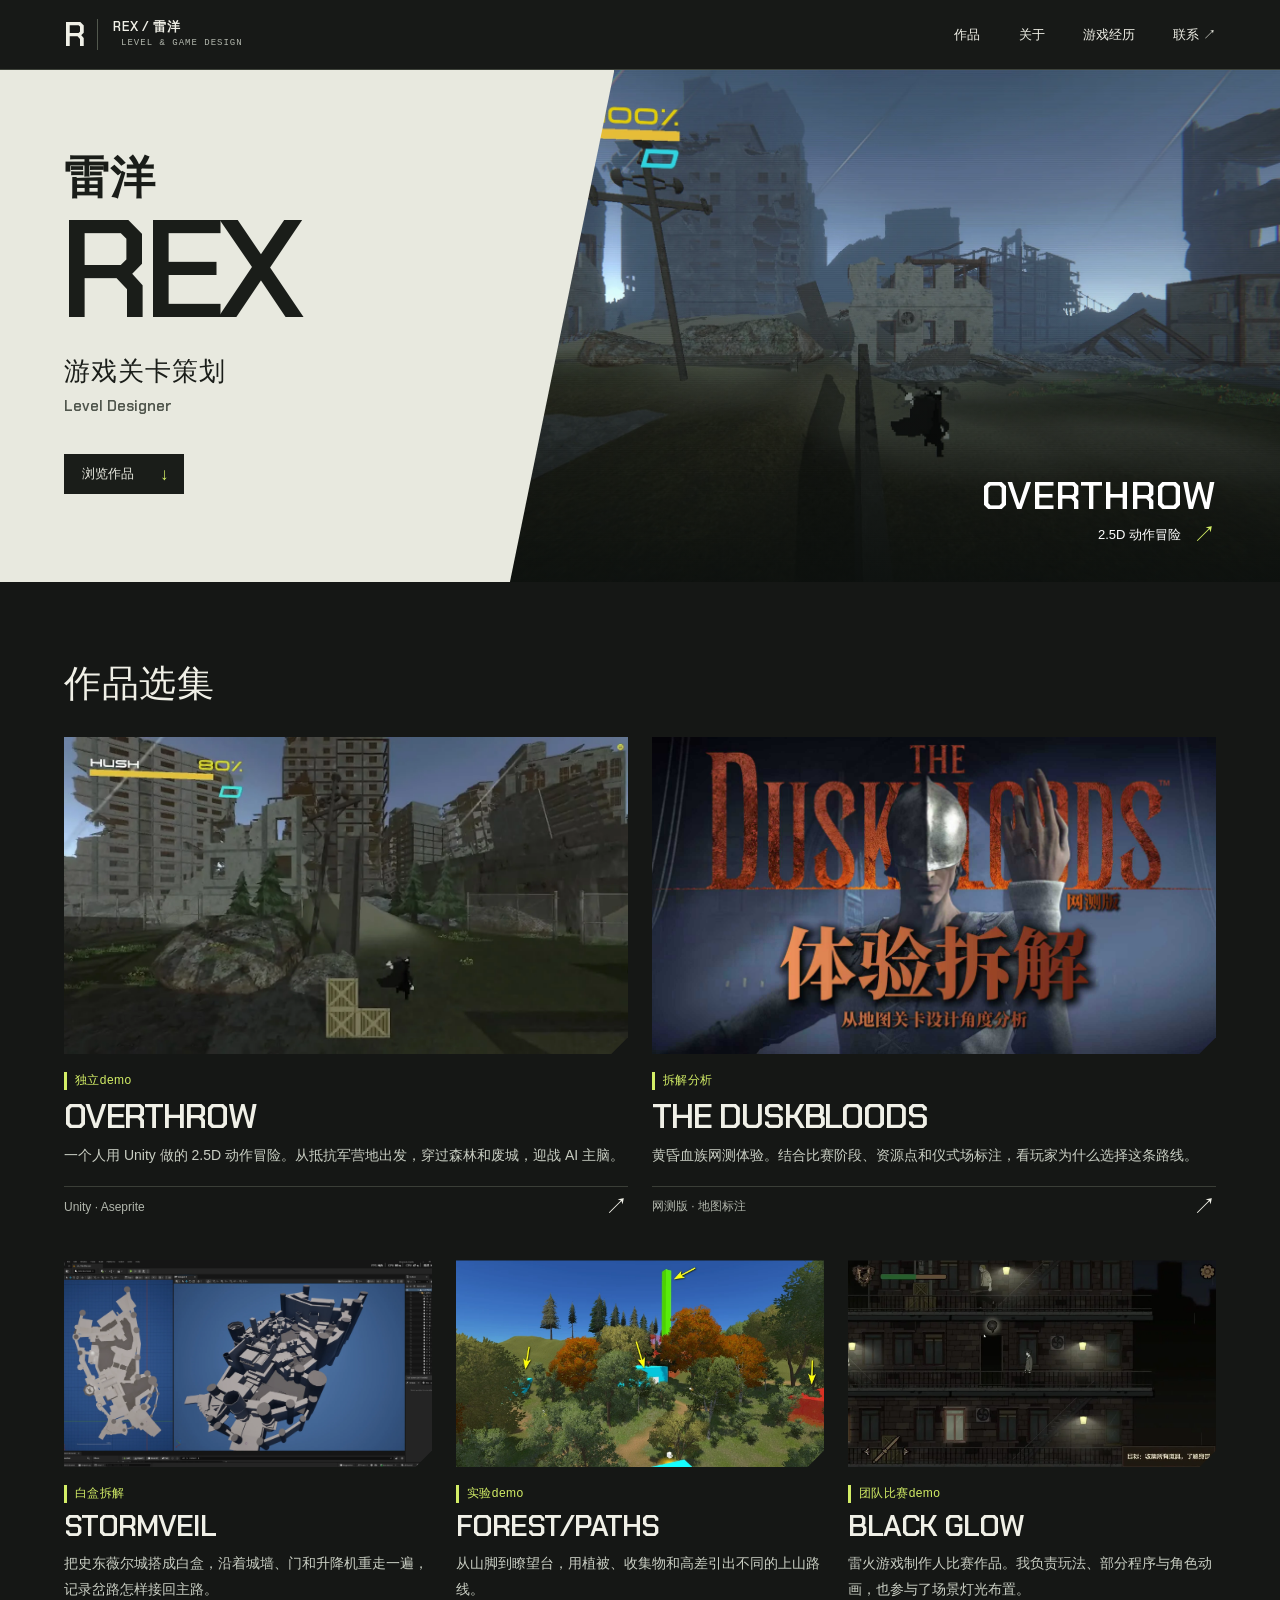
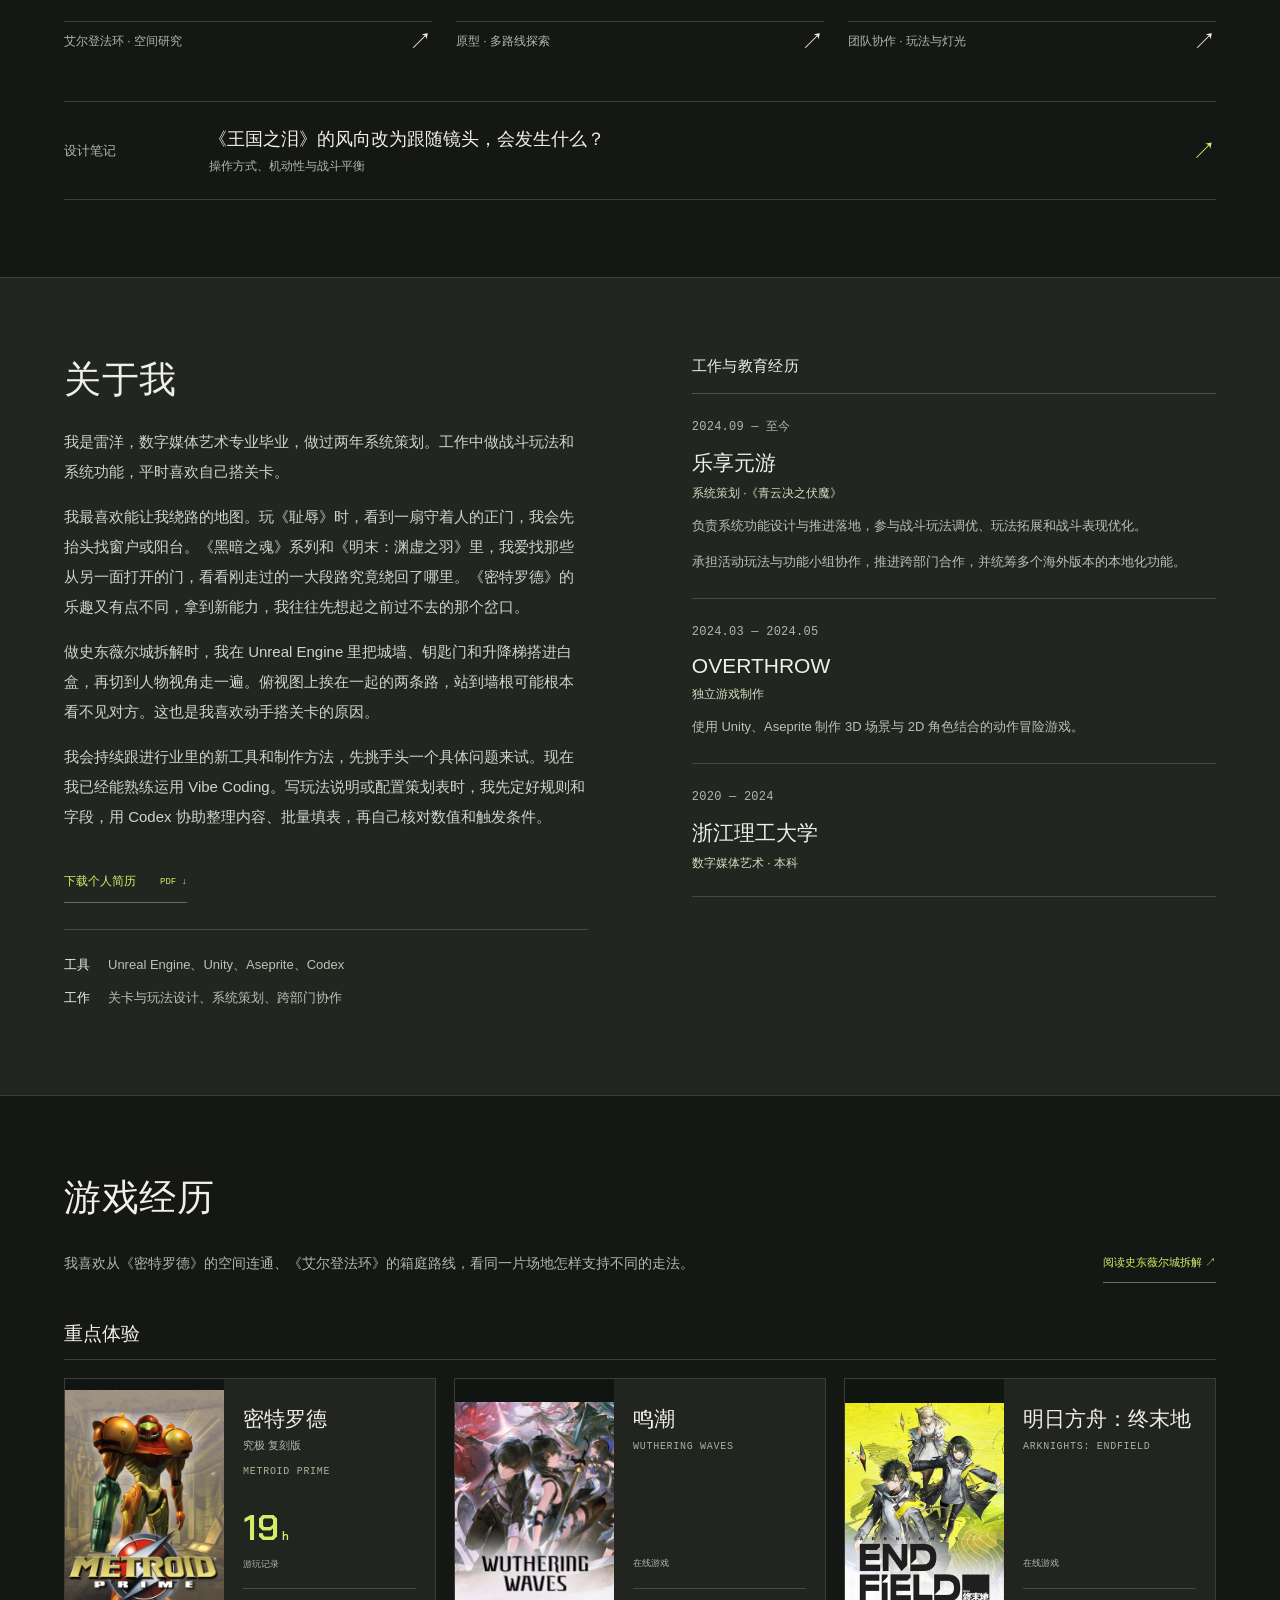
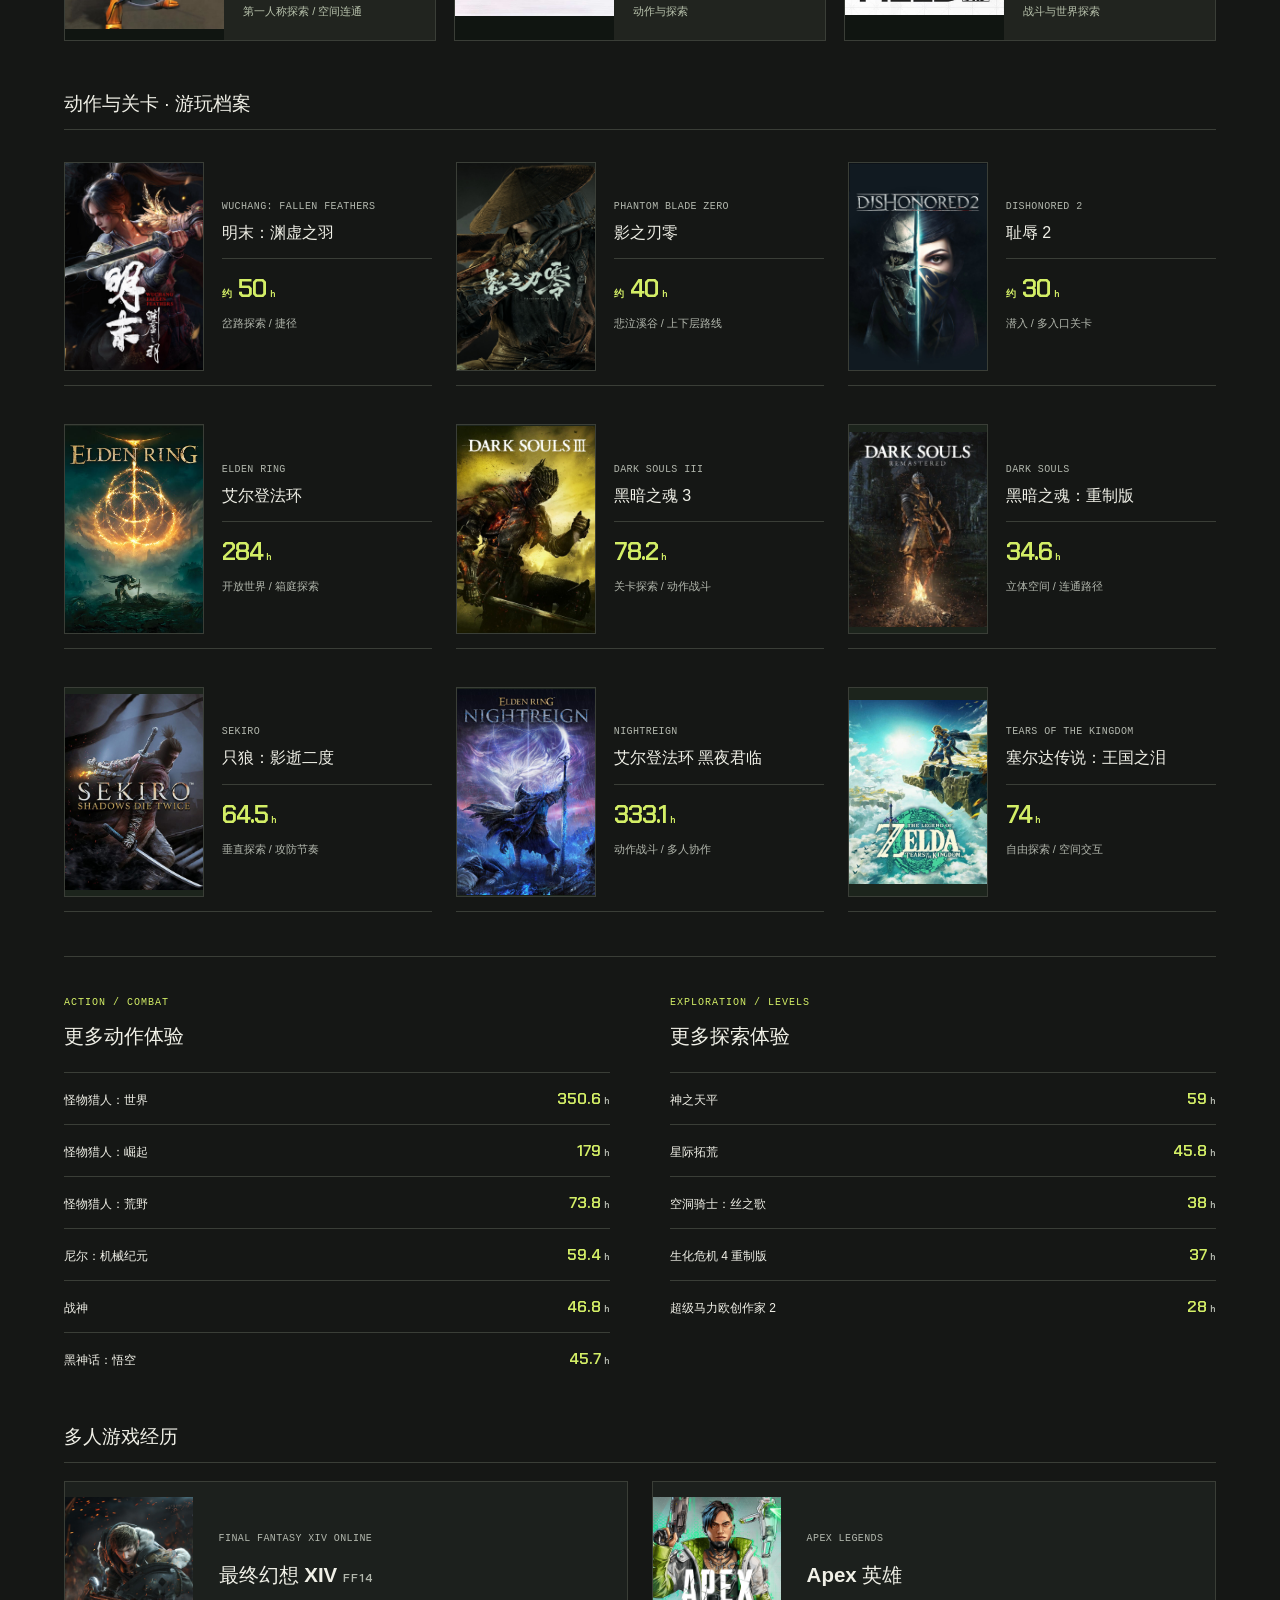
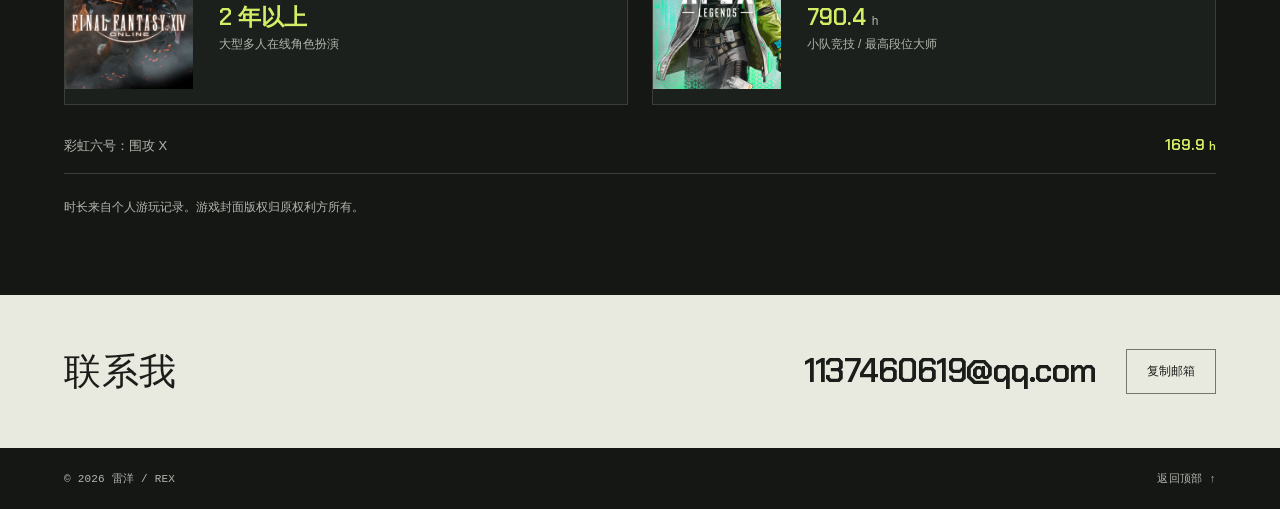
<file: docs/index.html>
<!doctype html><html lang="zh-CN"><head><meta charset="utf-8"><meta name="viewport" content="width=device-width,initial-scale=1"><meta name="theme-color" content="#101312"><meta name="description" content="雷洋 Rex 的游戏与关卡设计作品集，展示独立游戏、团队作品、关卡练习及设计研究。"><title>游戏与关卡设计作品集 | 雷洋 REX</title><link rel="preload" href="assets/fonts/chakra-petch-latin-semibold.woff2" as="font" type="font/woff2" crossorigin><link rel="icon" href="icon.svg" type="image/svg+xml"><link rel="stylesheet" href="style.css?v=7"><link rel="stylesheet" href="games.css?v=7.1"></head><body id="top" class="portfolio-home"><a class="skip" href="#main">跳转至内容</a><header class="nav"><a class="brand" href="index.html" aria-label="雷洋 Rex 首页">R<span class="brand-cross">+</span><span class="brand-text">REX / 雷洋<small>LEVEL & GAME DESIGN</small></span></a><nav aria-label="主导航"><a href="index.html#work">作品</a><a href="index.html#about">关于</a><a href="index.html#games">游戏经历</a><a href="index.html#contact">联系 ↗</a></nav></header><main id="main">
<section class="portfolio-hero" aria-labelledby="portfolio-name">
  <a class="featured-shot" href="overthrow.html" aria-label="查看 OVERTHROW 独立demo">
    <img src="assets/overthrow-cover.webp" width="1900" height="1069" alt="OVERTHROW 中，角色沿着街道走向废墟中的高楼" fetchpriority="high">
    <div class="featured-caption">
      <span class="featured-title">OVERTHROW</span>
      <span class="featured-subject">2.5D 动作冒险<span aria-hidden="true">↗</span></span>
    </div>
  </a>
  <div class="name-panel">
    <div class="name-content">
      <h1 id="portfolio-name"><span class="hero-hanzi">雷洋</span><span class="hero-latin">REX</span></h1>
      <p class="hero-role">游戏关卡策划</p>
      <p class="role-english" lang="en">Level Designer</p>
      <a class="hero-work-link" href="#work">浏览作品<span aria-hidden="true">↓</span></a>
    </div>
  </div>
</section>

<section id="work" class="works portfolio-works" aria-labelledby="work-title">
  <div class="section-heading"><h2 id="work-title">作品选集</h2></div>
  <div class="work-grid">
    <a class="project-row work-card" href="overthrow.html">
      <div class="work-image"><img src="assets/overthrow-frame-2.webp" alt="OVERTHROW 的废城战斗场景" loading="lazy"></div>
      <div class="work-details">
        <span class="project-kind">独立demo</span>
        <h3>OVERTHROW</h3>
        <p>一个人用 Unity 做的 2.5D 动作冒险。从抵抗军营地出发，穿过森林和废城，迎战 AI 主脑。</p>
        <div class="work-foot"><span>Unity · Aseprite</span><span class="card-arrow" aria-hidden="true">↗</span></div>
      </div>
    </a>
    <a class="project-row work-card" href="duskbloods.html">
      <div class="work-image"><img src="assets/dusk-cover.jpg" alt="黄昏血族网测拆解视频封面" loading="lazy"></div>
      <div class="work-details">
        <span class="project-kind">拆解分析</span>
        <h3>THE DUSKBLOODS</h3>
        <p>黄昏血族网测体验。结合比赛阶段、资源点和仪式场标注，看玩家为什么选择这条路线。</p>
        <div class="work-foot"><span>网测版 · 地图标注</span><span class="card-arrow" aria-hidden="true">↗</span></div>
      </div>
    </a>
    <a class="project-row work-card" href="stormveil.html">
      <div class="work-image"><img src="assets/stormveil-cover.webp" alt="史东薇尔城白盒俯视图" loading="lazy"></div>
      <div class="work-details">
        <span class="project-kind">白盒拆解</span>
        <h3>STORMVEIL</h3>
        <p>把史东薇尔城搭成白盒，沿着城墙、门和升降机重走一遍，记录岔路怎样接回主路。</p>
        <div class="work-foot"><span>艾尔登法环 · 空间研究</span><span class="card-arrow" aria-hidden="true">↗</span></div>
      </div>
    </a>
    <a class="project-row work-card" href="forest.html">
      <div class="work-image"><img src="assets/forest-cover.webp" alt="森林原型中的高差与探索路线" loading="lazy"></div>
      <div class="work-details">
        <span class="project-kind">实验demo</span>
        <h3>FOREST/PATHS</h3>
        <p>从山脚到瞭望台，用植被、收集物和高差引出不同的上山路线。</p>
        <div class="work-foot"><span>原型 · 多路线探索</span><span class="card-arrow" aria-hidden="true">↗</span></div>
      </div>
    </a>
    <a class="project-row work-card" href="blackglow.html">
      <div class="work-image"><img src="assets/blackglow-night-cover.png" alt="Black Glow 的夜间楼梯与走廊" loading="lazy"></div>
      <div class="work-details">
        <span class="project-kind">团队比赛demo</span>
        <h3>BLACK GLOW</h3>
        <p>雷火游戏制作人比赛作品。我负责玩法、部分程序与角色动画，也参与了场景灯光布置。</p>
        <div class="work-foot"><span>团队协作 · 玩法与灯光</span><span class="card-arrow" aria-hidden="true">↗</span></div>
      </div>
    </a>
  </div>
  <a class="research-link" href="research.html">
    <span class="research-type">设计笔记</span>
    <div><h3>《王国之泪》的风向改为跟随镜头，会发生什么？</h3><p>操作方式、机动性与战斗平衡</p></div>
    <span aria-hidden="true">↗</span>
  </a>
</section>

<section id="about" class="about">
  <div class="about-heading">
    <h2>关于我</h2>
    <p>我是雷洋，数字媒体艺术专业毕业，做过两年系统策划。工作中做战斗玩法和系统功能，平时喜欢自己搭关卡。</p>
    <p>我最喜欢能让我绕路的地图。玩《耻辱》时，看到一扇守着人的正门，我会先抬头找窗户或阳台。《黑暗之魂》系列和《明末：渊虚之羽》里，我爱找那些从另一面打开的门，看看刚走过的一大段路究竟绕回了哪里。《密特罗德》的乐趣又有点不同，拿到新能力，我往往先想起之前过不去的那个岔口。</p>
    <p>做史东薇尔城拆解时，我在 Unreal Engine 里把城墙、钥匙门和升降梯搭进白盒，再切到人物视角走一遍。俯视图上挨在一起的两条路，站到墙根可能根本看不见对方。这也是我喜欢动手搭关卡的原因。</p>
    <p>我会持续跟进行业里的新工具和制作方法，先挑手头一个具体问题来试。现在我已经能熟练运用 Vibe Coding。写玩法说明或配置策划表时，我先定好规则和字段，用 Codex 协助整理内容、批量填表，再自己核对数值和触发条件。</p>
    <a class="text-link" href="assets/rex-resume.pdf" download="雷洋-游戏关卡策划-个人简历.pdf">下载个人简历 <span>PDF ↓</span></a>
    <div class="practice-list">
      <p><strong>工具</strong>Unreal Engine、Unity、Aseprite、Codex</p>
      <p><strong>工作</strong>关卡与玩法设计、系统策划、跨部门协作</p>
    </div>
  </div>
<div class="experience"><div class="timeline-title">工作与教育经历</div><article><span class="micro">2024.09 — 至今</span><h3>乐享元游</h3><div class="experience-role">系统策划 ·《青云决之伏魔》</div><p>负责系统功能设计与推进落地，参与战斗玩法调优、玩法拓展和战斗表现优化。</p><p>承担活动玩法与功能小组协作，推进跨部门合作，并统筹多个海外版本的本地化功能。</p></article><article><span class="micro">2024.03 — 2024.05</span><h3>OVERTHROW</h3><div class="experience-role">独立游戏制作</div><p>使用 Unity、Aseprite 制作 3D 场景与 2D 角色结合的动作冒险游戏。</p></article><article><span class="micro">2020 — 2024</span><h3>浙江理工大学</h3><div class="experience-role">数字媒体艺术 · 本科</div></article></div></section>
<section id="games" class="gaming gaming-gallery">
  <div class="section-heading"><h2>游戏经历</h2></div>
  <div class="gaming-intro">
    <p>我喜欢从《密特罗德》的空间连通、《艾尔登法环》的箱庭路线，看同一片场地怎样支持不同的走法。</p>
    <a class="text-link" href="stormveil.html">阅读史东薇尔城拆解 ↗</a>
  </div>
  <div class="collection-heading"><h3>重点体验</h3></div>
<div class="focus-games"><article class="focus-game"><div class="focus-poster"><img src="assets/game-metroid.jpg" alt="密特罗德 游戏封面" width="736" height="1104" loading="lazy"></div><div class="focus-info"><h4>密特罗德</h4><p class="focus-subtitle">究极 复刻版</p><span class="focus-en">METROID PRIME</span><div class="focus-record"><strong>19<small> h</small></strong><span>游玩记录</span></div><p class="focus-tags">第一人称探索 / 空间连通</p></div></article><article class="focus-game"><div class="focus-poster"><img src="assets/game-wuthering-waves.jpg" alt="鸣潮 游戏封面" width="640" height="860" loading="lazy"></div><div class="focus-info"><h4>鸣潮</h4><span class="focus-en">WUTHERING WAVES</span><div class="focus-record"><span class="focus-record-label">在线游戏</span></div><p class="focus-tags">动作与探索</p></div></article><article class="focus-game"><div class="focus-poster"><img src="assets/game-endfield.jpg" alt="明日方舟：终末地 游戏封面" width="528" height="704" loading="lazy"></div><div class="focus-info"><h4>明日方舟：终末地</h4><span class="focus-en">ARKNIGHTS: ENDFIELD</span><div class="focus-record"><span class="focus-record-label">在线游戏</span></div><p class="focus-tags">战斗与世界探索</p></div></article></div><div class="collection-heading shelf-heading" id="action-games"><h3>动作与关卡 · 游玩档案</h3></div><div class="game-shelf history-library">
      <article class="shelf-game">
        <a class="shelf-cover store-cover" href="https://store.steampowered.com/app/2277560/"
               target="_blank" rel="noopener" aria-label="明末：渊虚之羽的官方商店封面（新标签页）">
              <img src="assets/game-wuchang.jpg" alt="明末：渊虚之羽封面" width="600" height="900" loading="lazy">
            </a>
        <div class="shelf-info">
          <span class="shelf-en" lang="en">WUCHANG: FALLEN FEATHERS</span>
          <h4>明末：渊虚之羽</h4>
          <div class="shelf-hours"><strong><small>约</small> 50<small> h</small></strong></div>
          <p>岔路探索 / 捷径</p>
        </div>
      </article>
      <article class="shelf-game">
        <a class="shelf-cover store-cover" href="https://store.steampowered.com/app/4115450/"
               target="_blank" rel="noopener" aria-label="影之刃零的官方商店封面（新标签页）">
              <img src="assets/game-phantom-blade-zero.jpg" alt="影之刃零封面" width="600" height="900" loading="lazy">
            </a>
        <div class="shelf-info">
          <span class="shelf-en" lang="en">PHANTOM BLADE ZERO</span>
          <h4>影之刃零</h4>
          <div class="shelf-hours"><strong><small>约</small> 40<small> h</small></strong></div>
          <p>悲泣溪谷 / 上下层路线</p>
        </div>
      </article>
      <article class="shelf-game">
        <a class="shelf-cover store-cover" href="https://store.steampowered.com/app/403640/"
               target="_blank" rel="noopener" aria-label="耻辱 2的官方商店封面（新标签页）">
              <img src="assets/game-dishonored-2.jpg" alt="耻辱 2封面" width="600" height="900" loading="lazy">
            </a>
        <div class="shelf-info">
          <span class="shelf-en" lang="en">DISHONORED 2</span>
          <h4>耻辱 2</h4>
          <div class="shelf-hours"><strong><small>约</small> 30<small> h</small></strong></div>
          <p>潜入 / 多入口关卡</p>
        </div>
      </article><article class="shelf-game"><div class="shelf-cover"><img src="assets/game-elden-ring.jpg" alt="艾尔登法环 游戏封面" width="500" height="750" loading="lazy"></div><div class="shelf-info"><span class="shelf-en">ELDEN RING</span><h4>艾尔登法环</h4><div class="shelf-hours"><strong>284<small> h</small></strong><span>游玩记录</span></div><p>开放世界 / 箱庭探索</p></div></article><article class="shelf-game"><div class="shelf-cover"><img src="assets/game-dark-souls-3.jpg" alt="黑暗之魂 3 游戏封面" width="720" height="1080" loading="lazy"></div><div class="shelf-info"><span class="shelf-en">DARK SOULS III</span><h4>黑暗之魂 3</h4><div class="shelf-hours"><strong>78.2<small> h</small></strong><span>游玩记录</span></div><p>关卡探索 / 动作战斗</p></div></article><article class="shelf-game"><div class="shelf-cover"><img src="assets/game-dark-souls.jpg" alt="黑暗之魂：重制版 游戏封面" width="600" height="849" loading="lazy"></div><div class="shelf-info"><span class="shelf-en">DARK SOULS</span><h4>黑暗之魂：重制版</h4><div class="shelf-hours"><strong>34.6<small> h</small></strong><span>游玩记录</span></div><p>立体空间 / 连通路径</p></div></article><article class="shelf-game"><div class="shelf-cover"><img src="assets/game-sekiro.jpg" alt="只狼：影逝二度 游戏封面" width="736" height="1049" loading="lazy"></div><div class="shelf-info"><span class="shelf-en">SEKIRO</span><h4>只狼：影逝二度</h4><div class="shelf-hours"><strong>64.5<small> h</small></strong><span>游玩记录</span></div><p>垂直探索 / 攻防节奏</p></div></article><article class="shelf-game"><div class="shelf-cover"><img src="assets/game-nightreign.jpg" alt="艾尔登法环 黑夜君临 游戏封面" width="736" height="1104" loading="lazy"></div><div class="shelf-info"><span class="shelf-en">NIGHTREIGN</span><h4>艾尔登法环 黑夜君临</h4><div class="shelf-hours"><strong>333.1<small> h</small></strong><span>游玩记录</span></div><p>动作战斗 / 多人协作</p></div></article><article class="shelf-game"><div class="shelf-cover"><img src="assets/game-zelda-totk.jpg" alt="塞尔达传说：王国之泪 游戏封面" width="736" height="980" loading="lazy"></div><div class="shelf-info"><span class="shelf-en">TEARS OF THE KINGDOM</span><h4>塞尔达传说：王国之泪</h4><div class="shelf-hours"><strong>74<small> h</small></strong><span>游玩记录</span></div><p>自由探索 / 空间交互</p></div></article></div><div class="game-list-grid"><div class="game-list"><span class="micro accent">ACTION / COMBAT</span><h3>更多动作体验</h3><ul><li><span>怪物猎人：世界</span><span class="record-hours">350.6<small> h</small></span></li><li><span>怪物猎人：崛起</span><span class="record-hours">179<small> h</small></span></li><li><span>怪物猎人：荒野</span><span class="record-hours">73.8<small> h</small></span></li><li><span>尼尔：机械纪元</span><span class="record-hours">59.4<small> h</small></span></li><li><span>战神</span><span class="record-hours">46.8<small> h</small></span></li><li><span>黑神话：悟空</span><span class="record-hours">45.7<small> h</small></span></li></ul></div><div class="game-list"><span class="micro accent">EXPLORATION / LEVELS</span><h3>更多探索体验</h3><ul><li><span>神之天平</span><span class="record-hours">59<small> h</small></span></li><li><span>星际拓荒</span><span class="record-hours">45.8<small> h</small></span></li><li><span>空洞骑士：丝之歌</span><span class="record-hours">38<small> h</small></span></li><li><span>生化危机 4 重制版</span><span class="record-hours">37<small> h</small></span></li><li><span>超级马力欧创作家 2</span><span class="record-hours">28<small> h</small></span></li></ul></div></div>
    <section class="online-history" aria-labelledby="online-heading">
      <div class="collection-heading"><h3 id="online-heading">多人游戏经历</h3></div>
      <div class="online-pair">
        <article class="online-game">
          <a class="online-cover store-cover" href="https://store.steampowered.com/app/39210/"
               target="_blank" rel="noopener" aria-label="最终幻想 XIV的官方商店封面（新标签页）">
              <img src="assets/game-ff14.jpg" alt="最终幻想 XIV封面" width="600" height="900" loading="lazy">
            </a>
          <div><span class="shelf-en" lang="en">FINAL FANTASY XIV ONLINE</span>
            <h4>最终幻想 XIV <small>FF14</small></h4>
            <div class="online-hours">2 年以上</div>
            <p>大型多人在线角色扮演</p>
          </div>
        </article>
        <article class="online-game">
          <a class="online-cover store-cover" href="https://store.steampowered.com/app/1172470/"
               target="_blank" rel="noopener" aria-label="Apex 英雄的官方商店封面（新标签页）">
              <img src="assets/game-apex.jpg" alt="Apex 英雄封面" width="600" height="900" loading="lazy">
            </a>
          <div><span class="shelf-en" lang="en">APEX LEGENDS</span>
            <h4>Apex 英雄</h4>
            <div class="online-hours">790.4 <small>h</small></div><p>小队竞技 / 最高段位大师</p>
          </div>
        </article>
      </div>
      <p class="online-other"><span>彩虹六号：围攻 X</span><strong>169.9 <small>h</small></strong></p>
    </section>
    <p class="record-note">时长来自个人游玩记录。游戏封面版权归原权利方所有。</p></section>
<section id="contact" class="contact portfolio-contact">
  <h2>联系我</h2>
  <div class="contact-address">
    <a class="email" href="mailto:1137460619@qq.com">1137460619@qq.com</a>
    <button type="button" class="copy-email">复制邮箱</button>
  </div>
</section>
</main><footer><span>© 2026 雷洋 / REX</span><a href="#top">返回顶部 ↑</a></footer><dialog id="lightbox" aria-label="图片放大查看"><div class="lightbox-bar"><span id="imageCaption"></span><a id="originalImage" target="_blank" rel="noopener">打开原图 ↗</a><button id="closeImage" aria-label="关闭图片">关闭 ×</button></div><div class="lightbox-scroll"><img id="largeImage" alt=""></div></dialog><div class="toast" role="status" aria-live="polite" id="toast"></div><script src="app.js"></script></body></html>
</file>
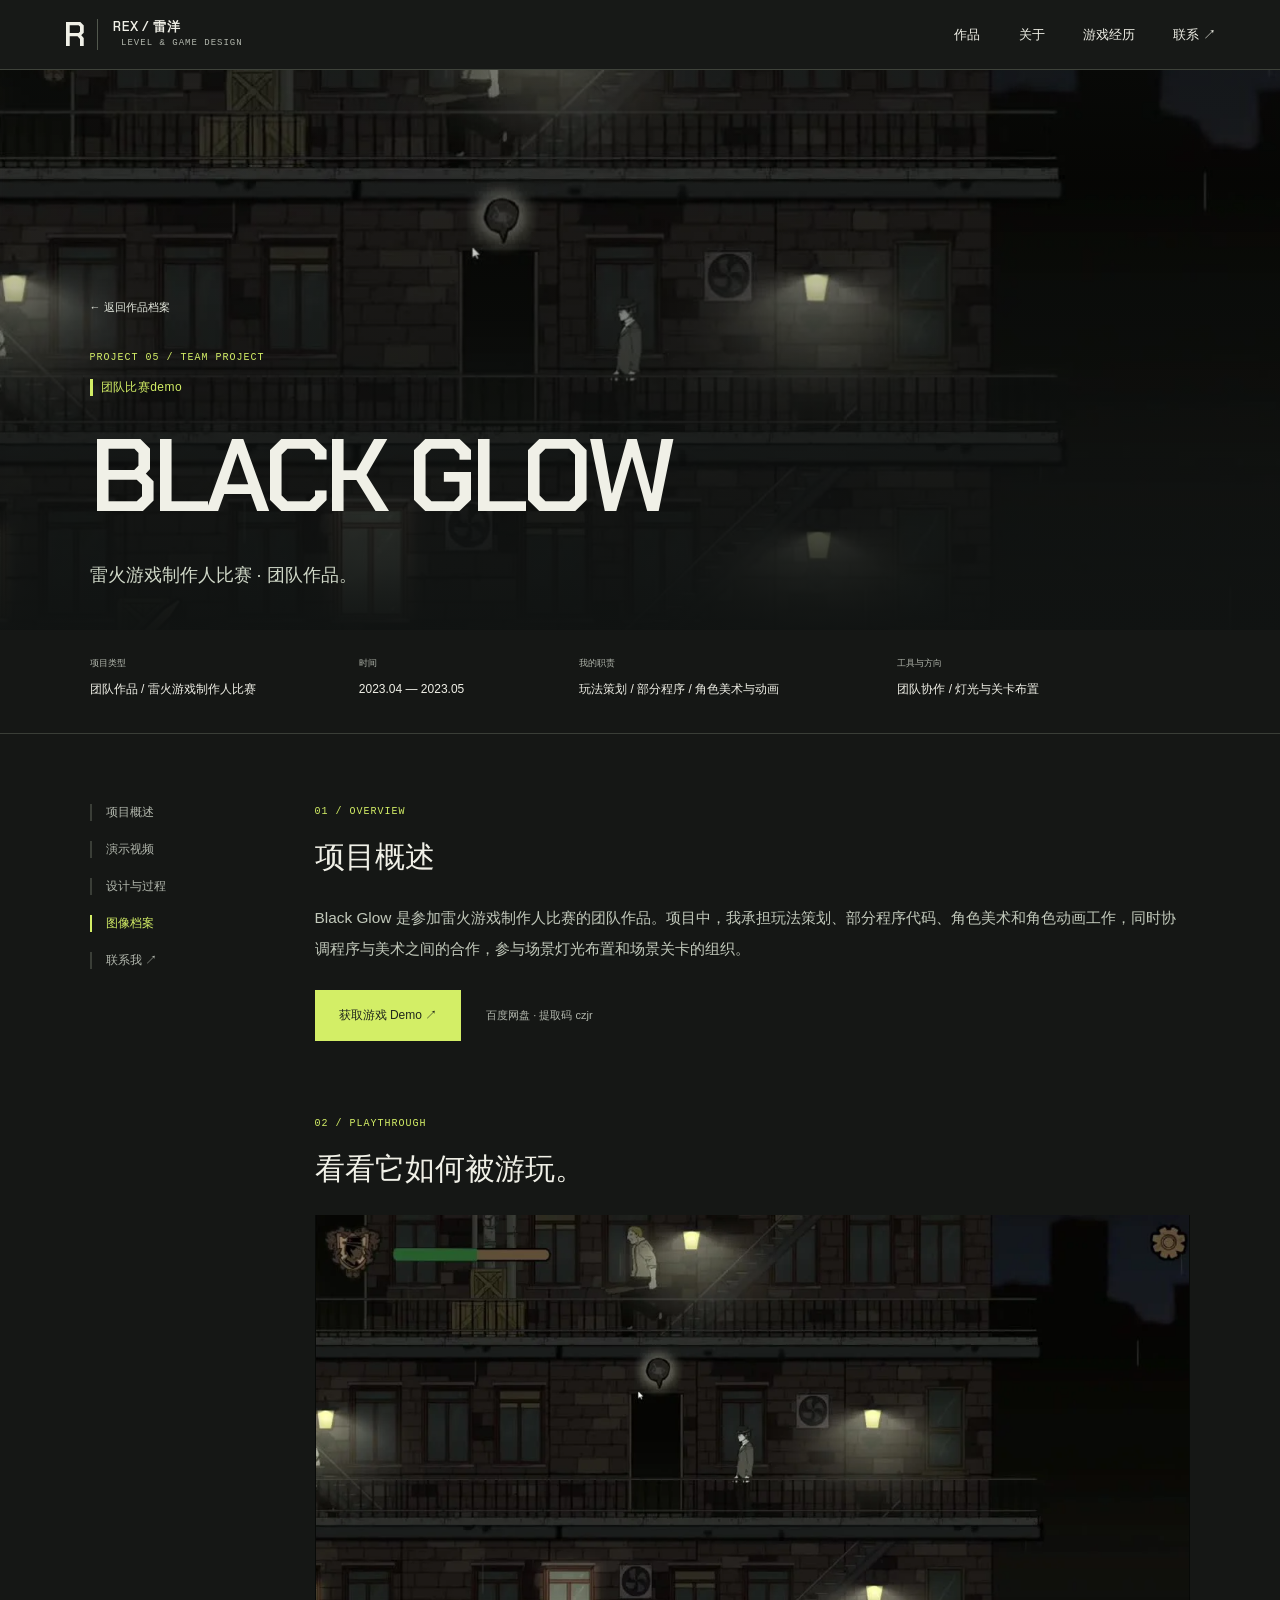
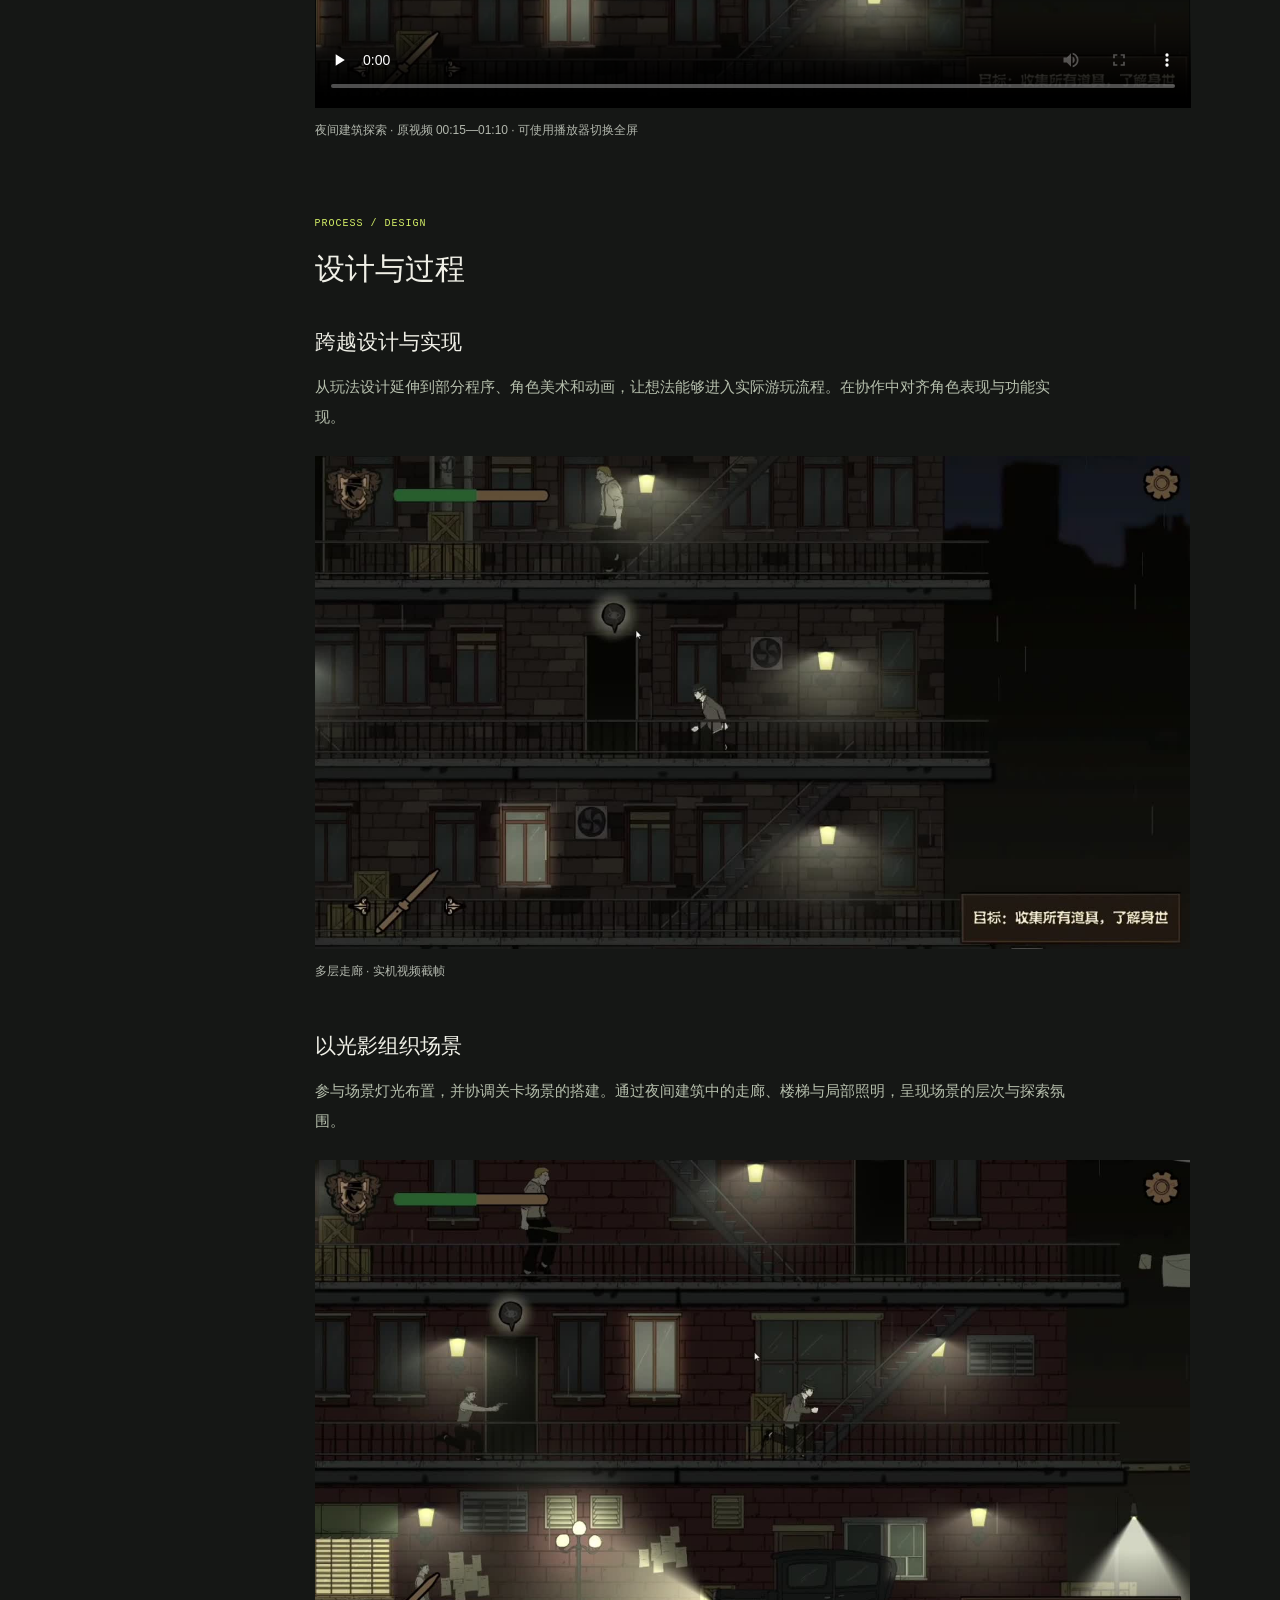
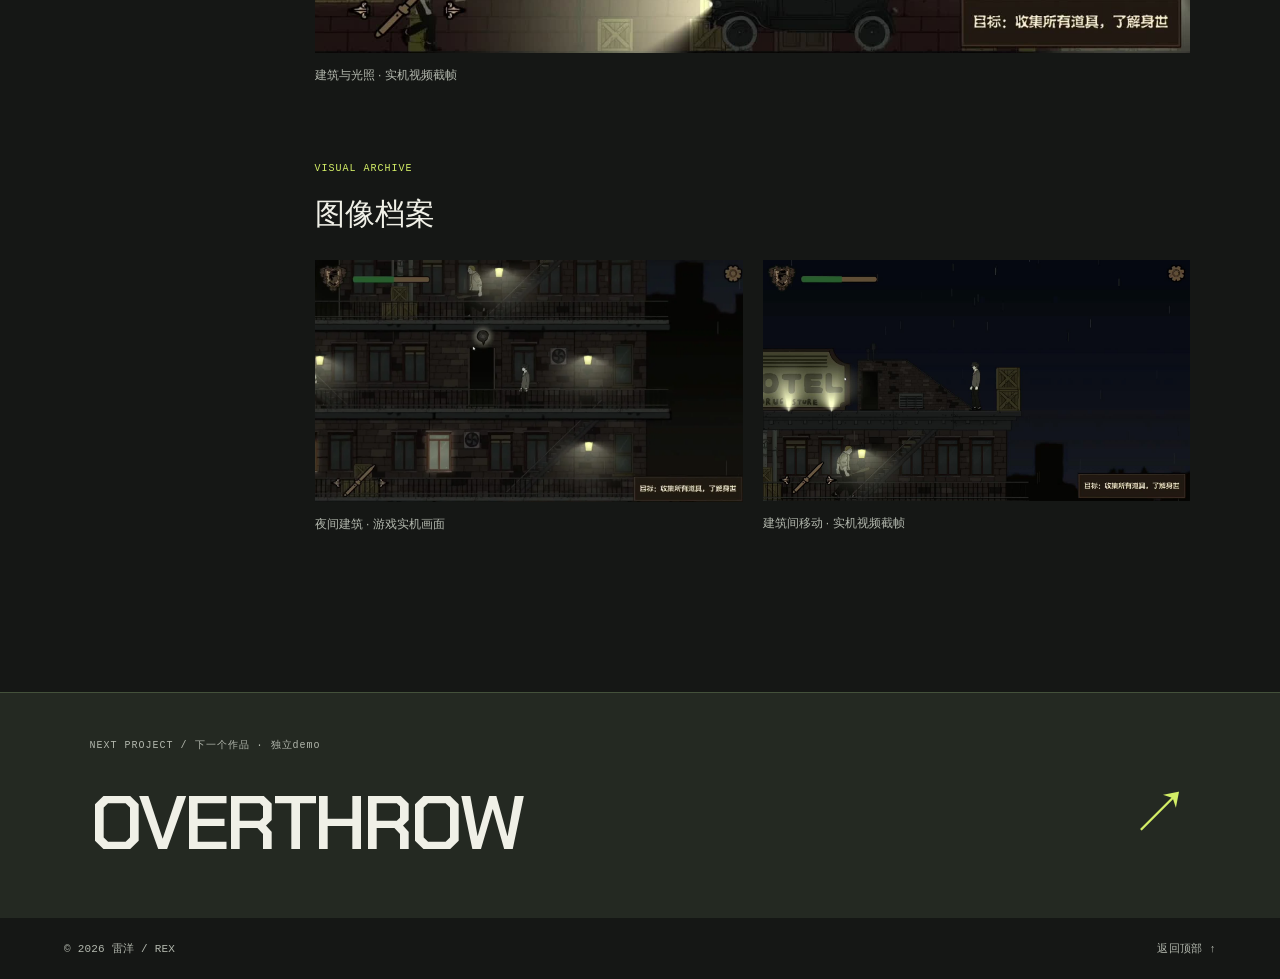
<file: docs/blackglow/index.html>
<!doctype html>
<html lang="zh-CN">
<head>
  <meta charset="utf-8">
  <meta name="viewport" content="width=device-width, initial-scale=1">
  <title>打开作品页 | 雷洋 Rex</title>
  <script>
    const target = new URL(window.location.href);
    target.pathname = target.pathname.replace(/\/(?:index\.html)?$/, "") + ".html";
    window.location.replace(target.href);
  </script>
</head>
<body><a href="../blackglow.html">打开作品页</a></body>
</html>
</file>
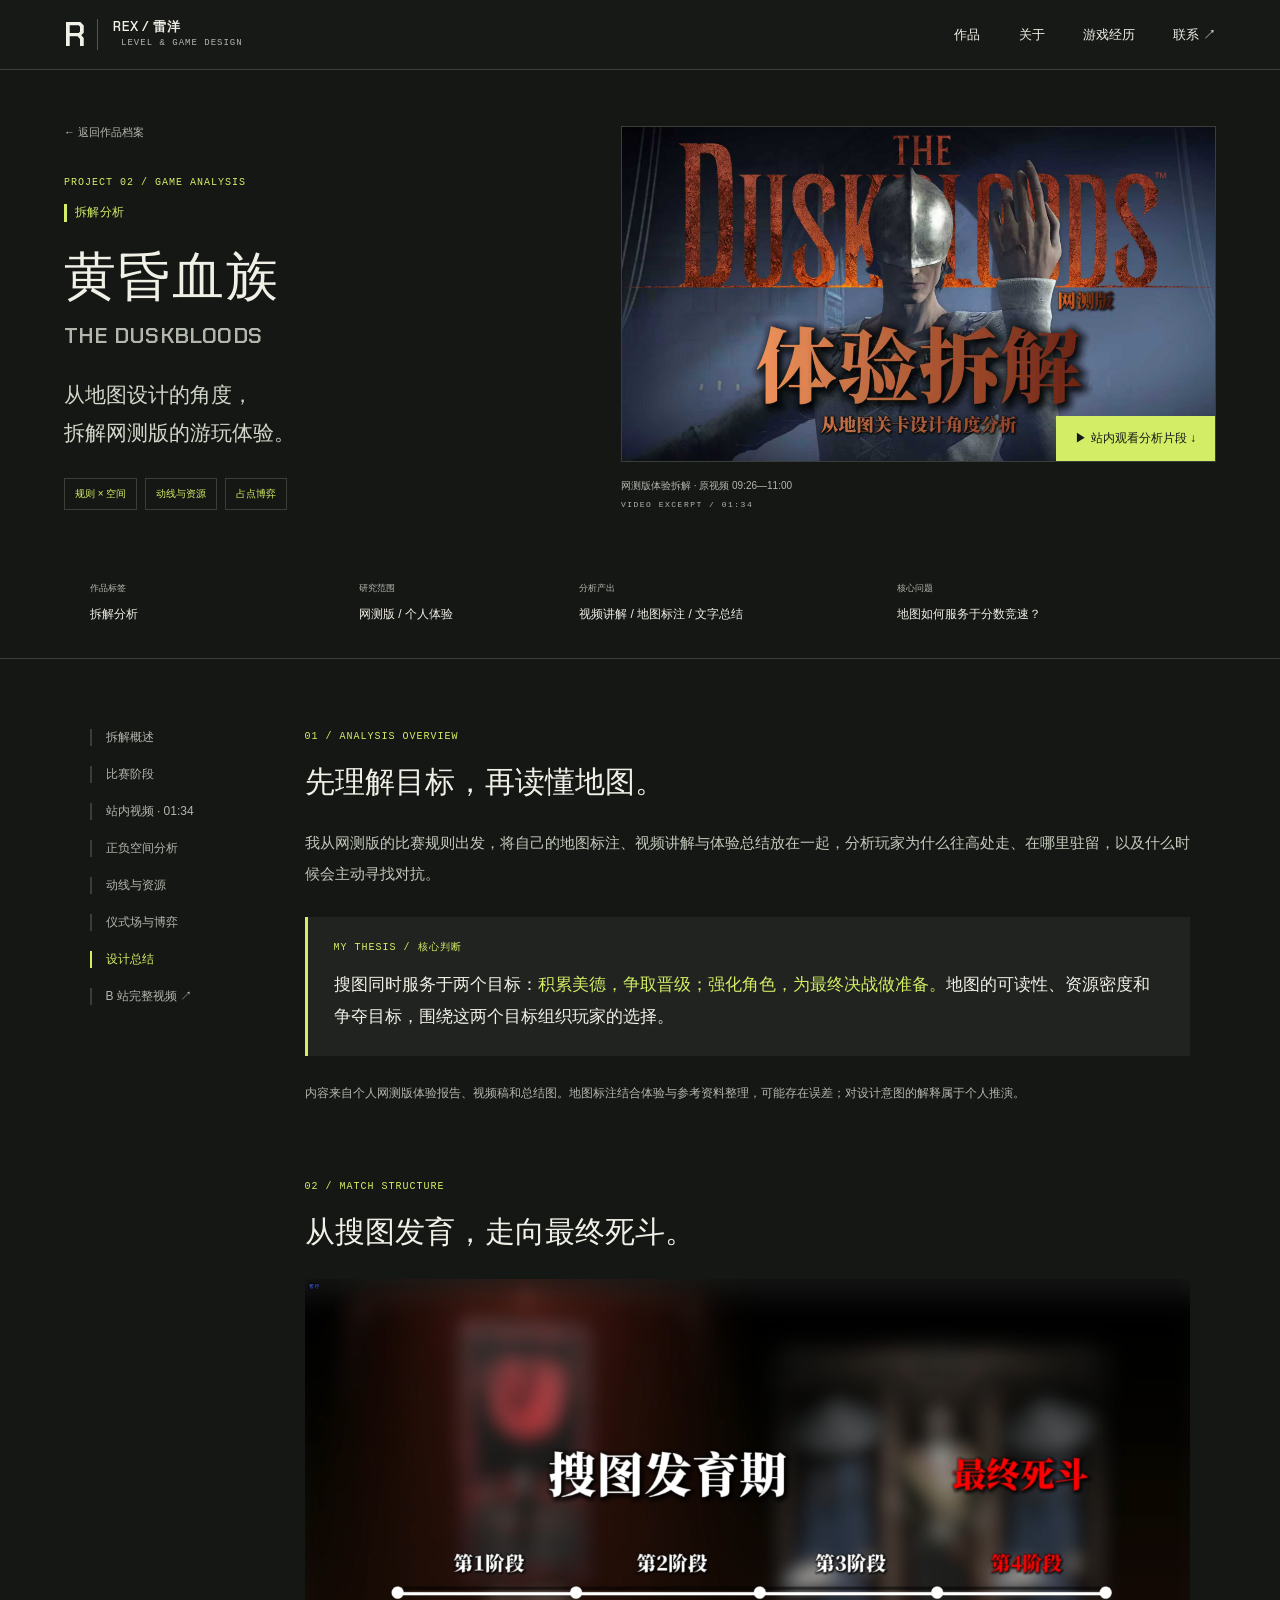
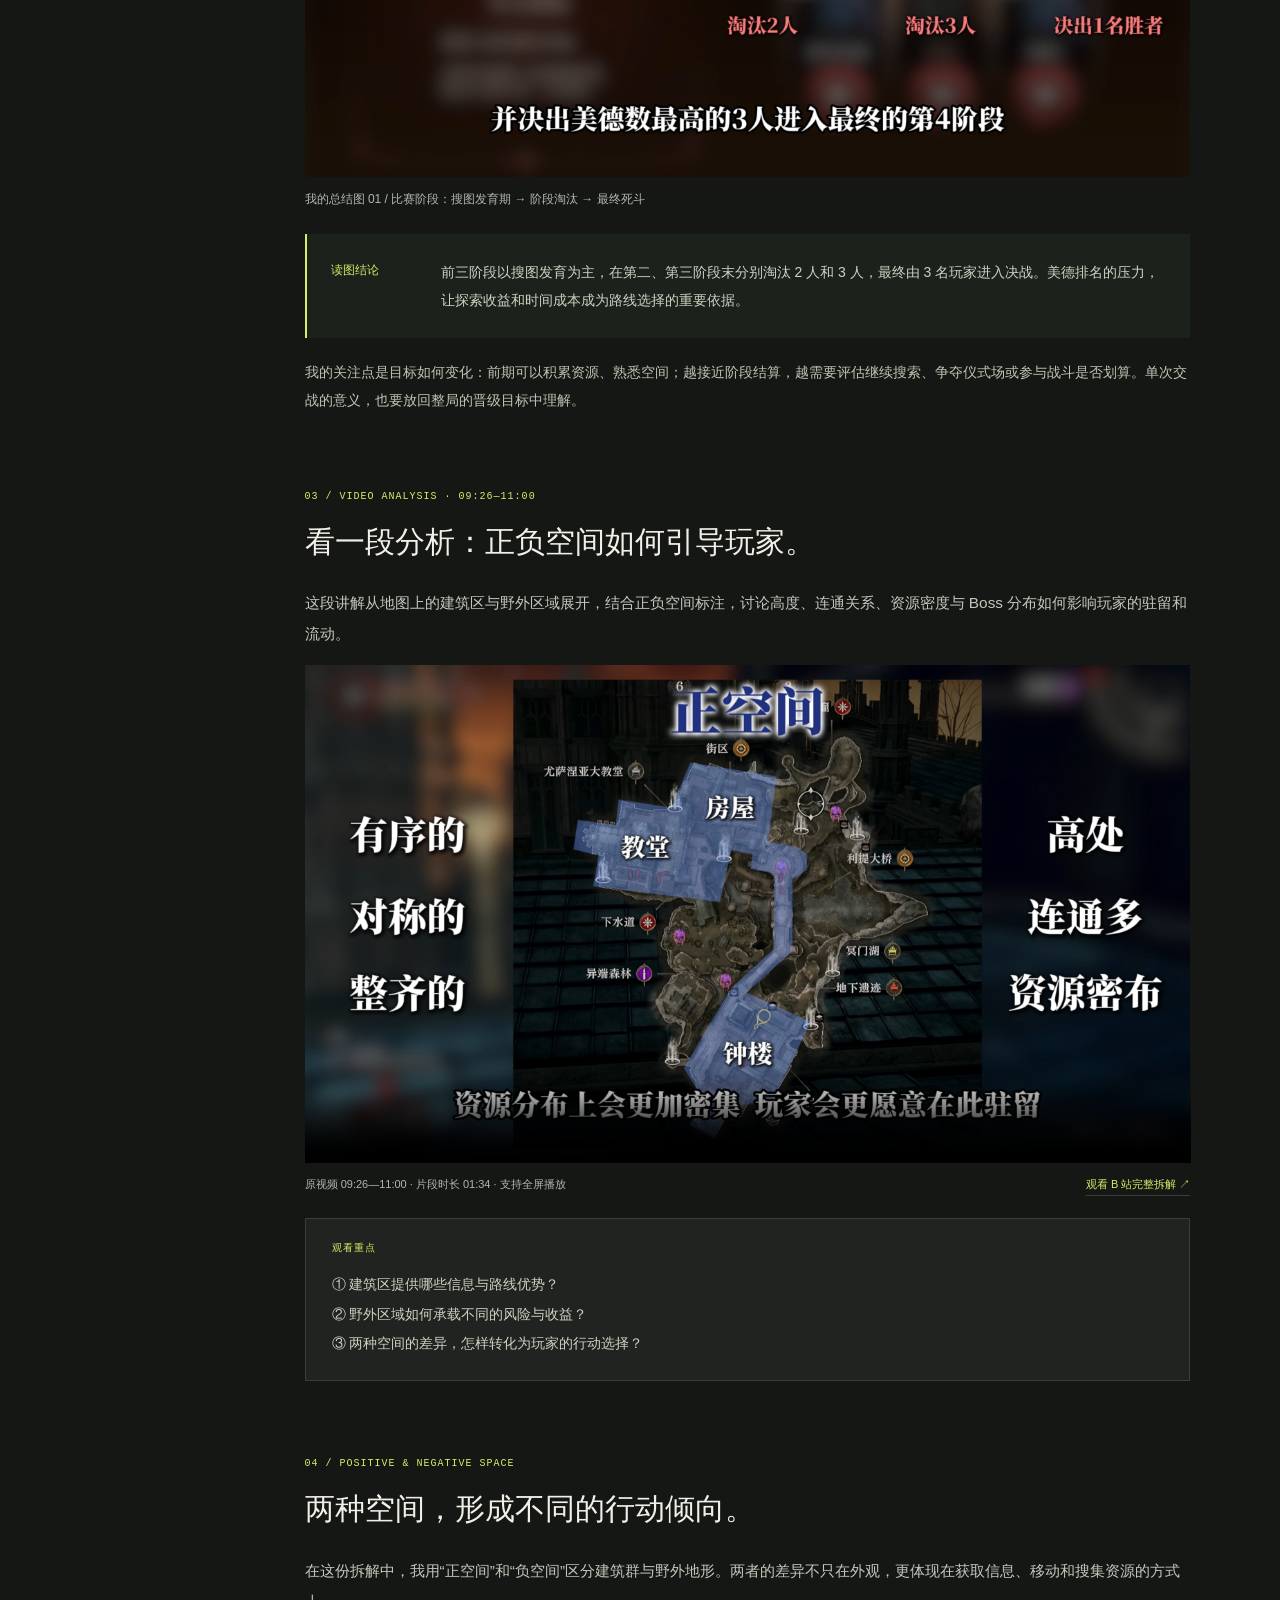
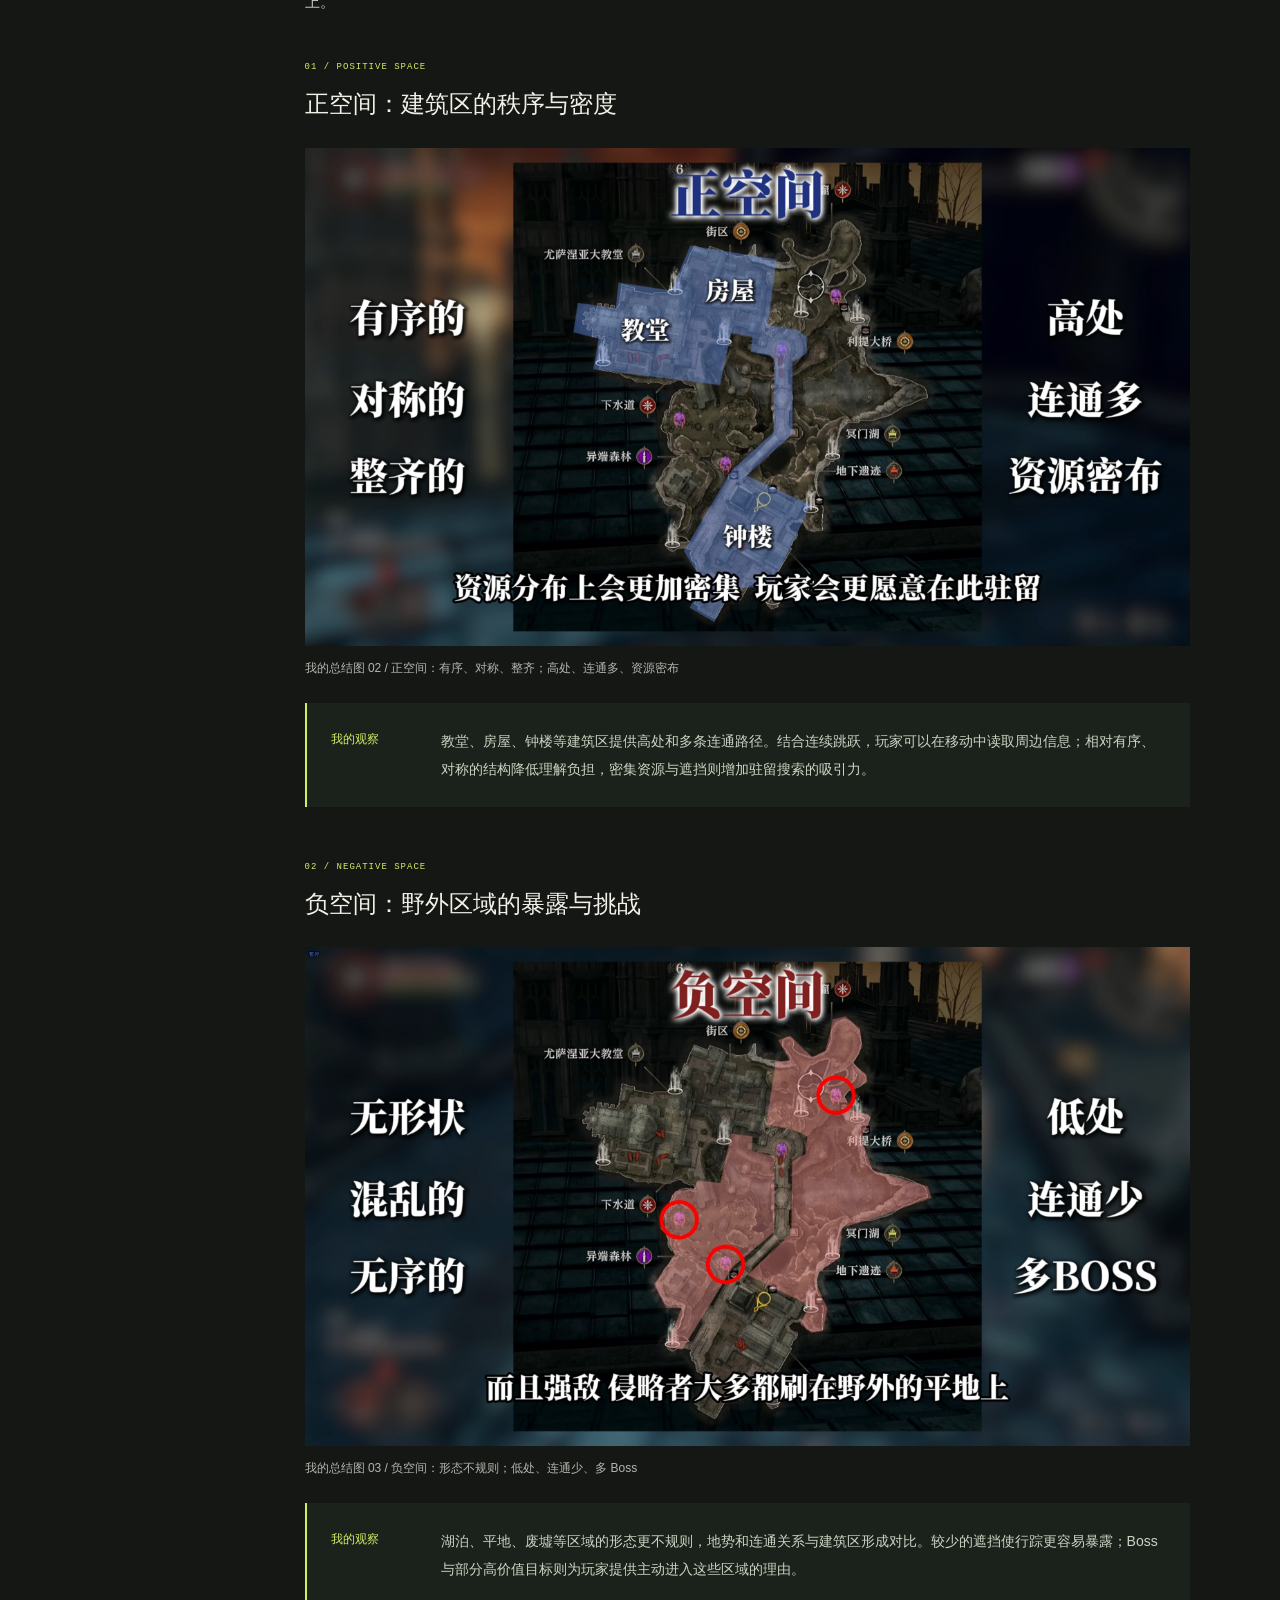
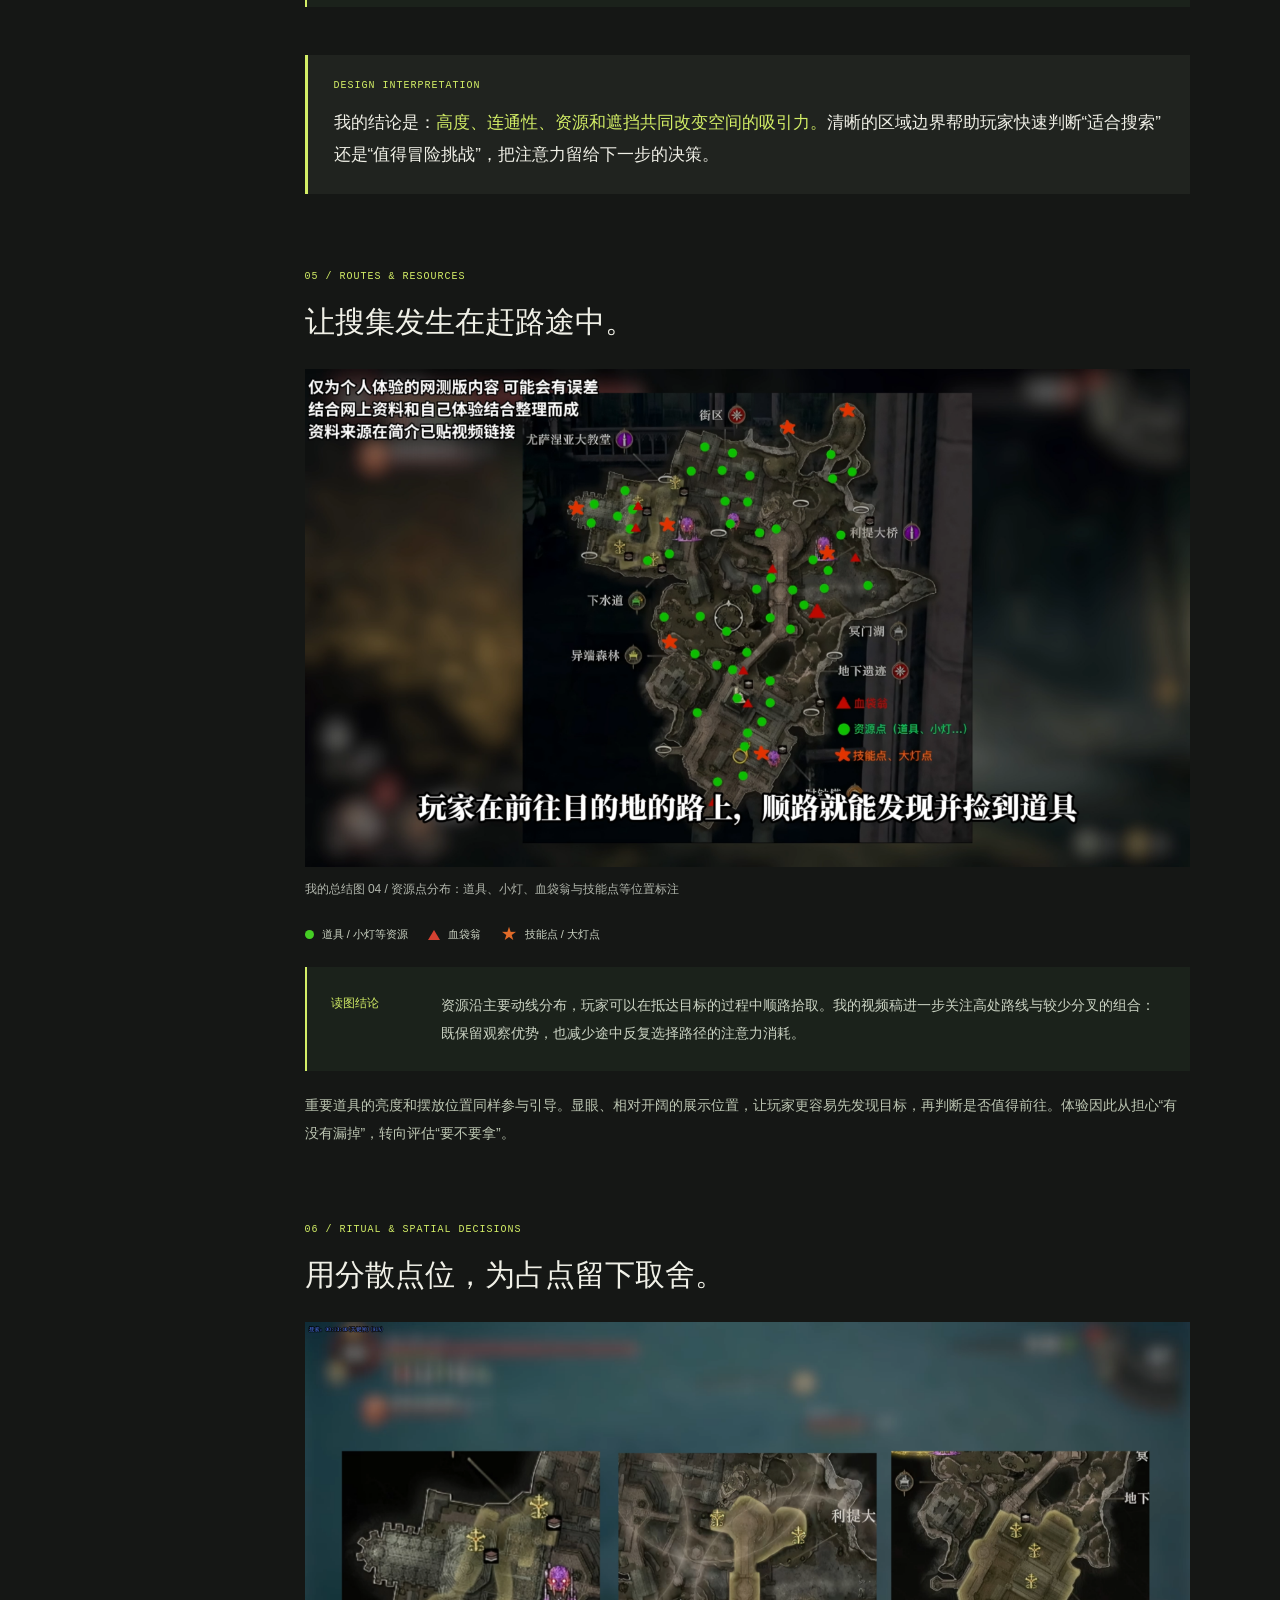
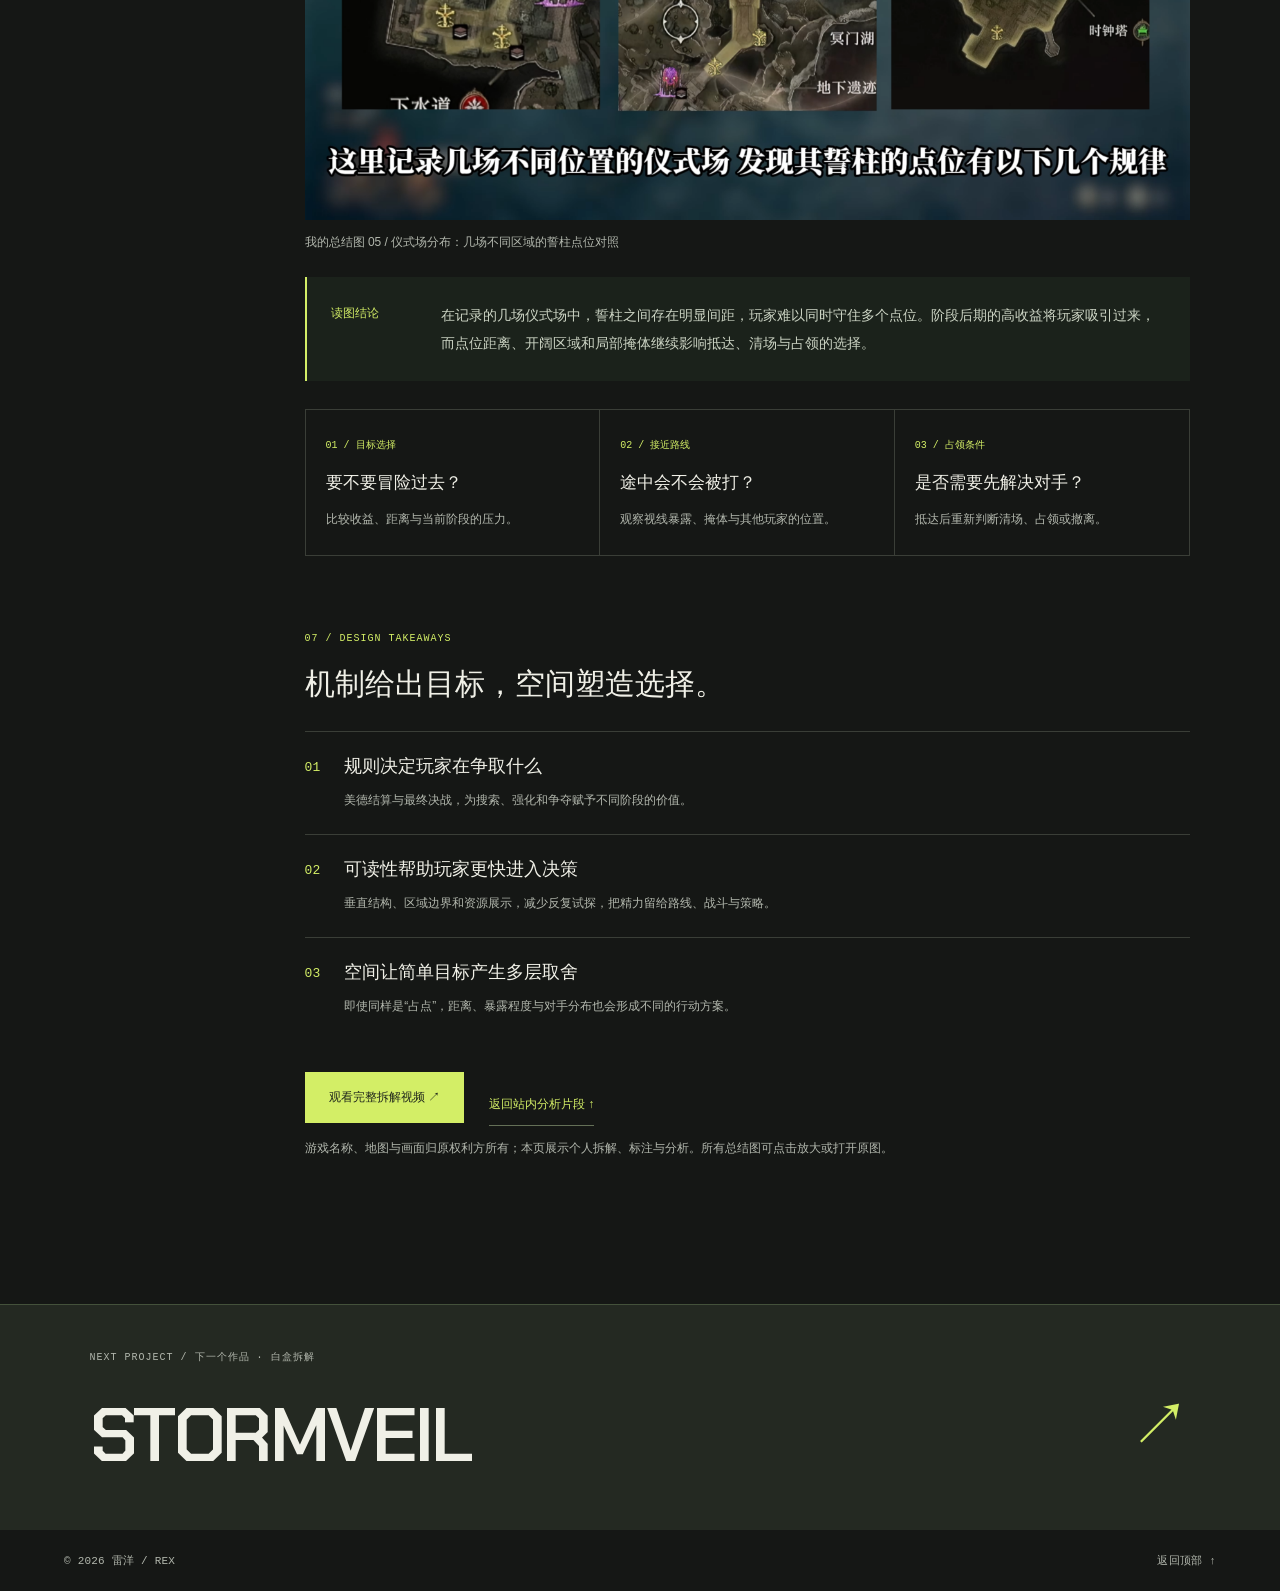
<file: docs/duskbloods/index.html>
<!doctype html>
<html lang="zh-CN">
<head>
  <meta charset="utf-8">
  <meta name="viewport" content="width=device-width, initial-scale=1">
  <title>打开作品页 | 雷洋 Rex</title>
  <script>
    const target = new URL(window.location.href);
    target.pathname = target.pathname.replace(/\/(?:index\.html)?$/, "") + ".html";
    window.location.replace(target.href);
  </script>
</head>
<body><a href="../duskbloods.html">打开作品页</a></body>
</html>
</file>
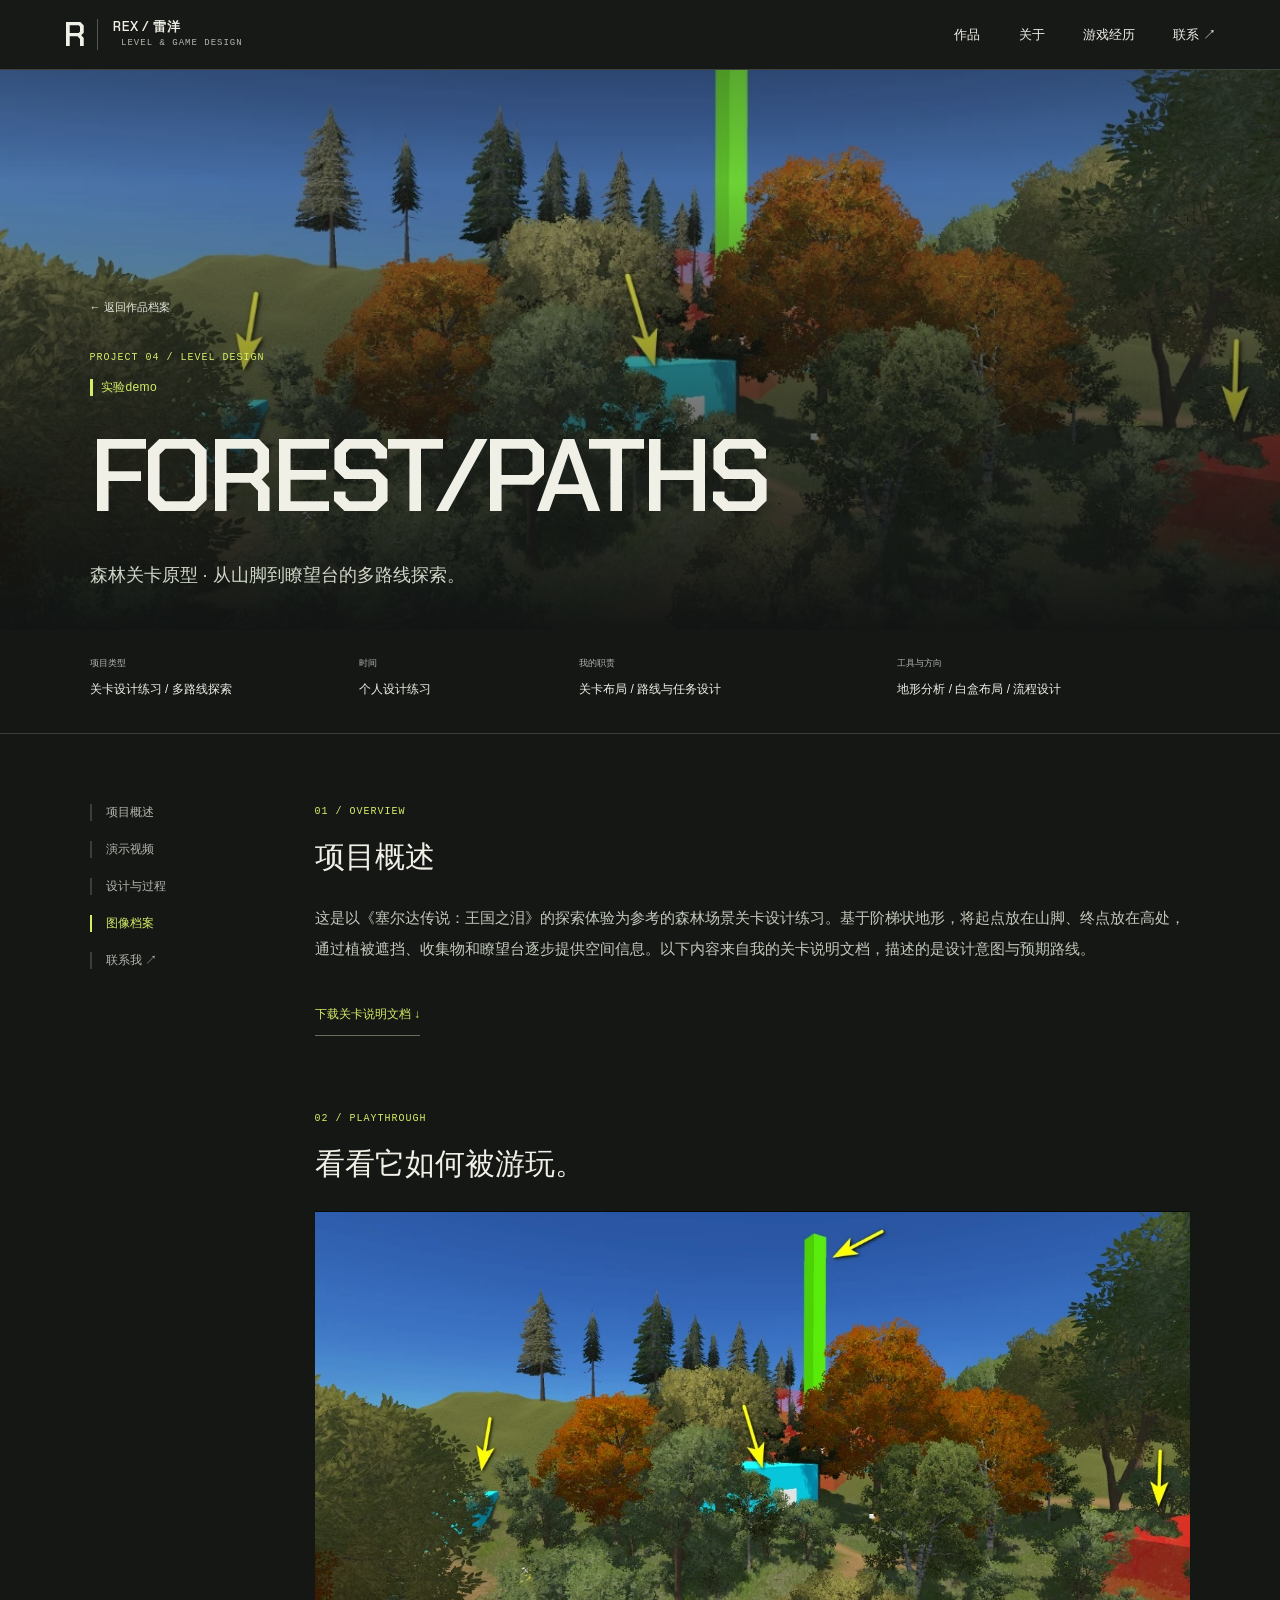
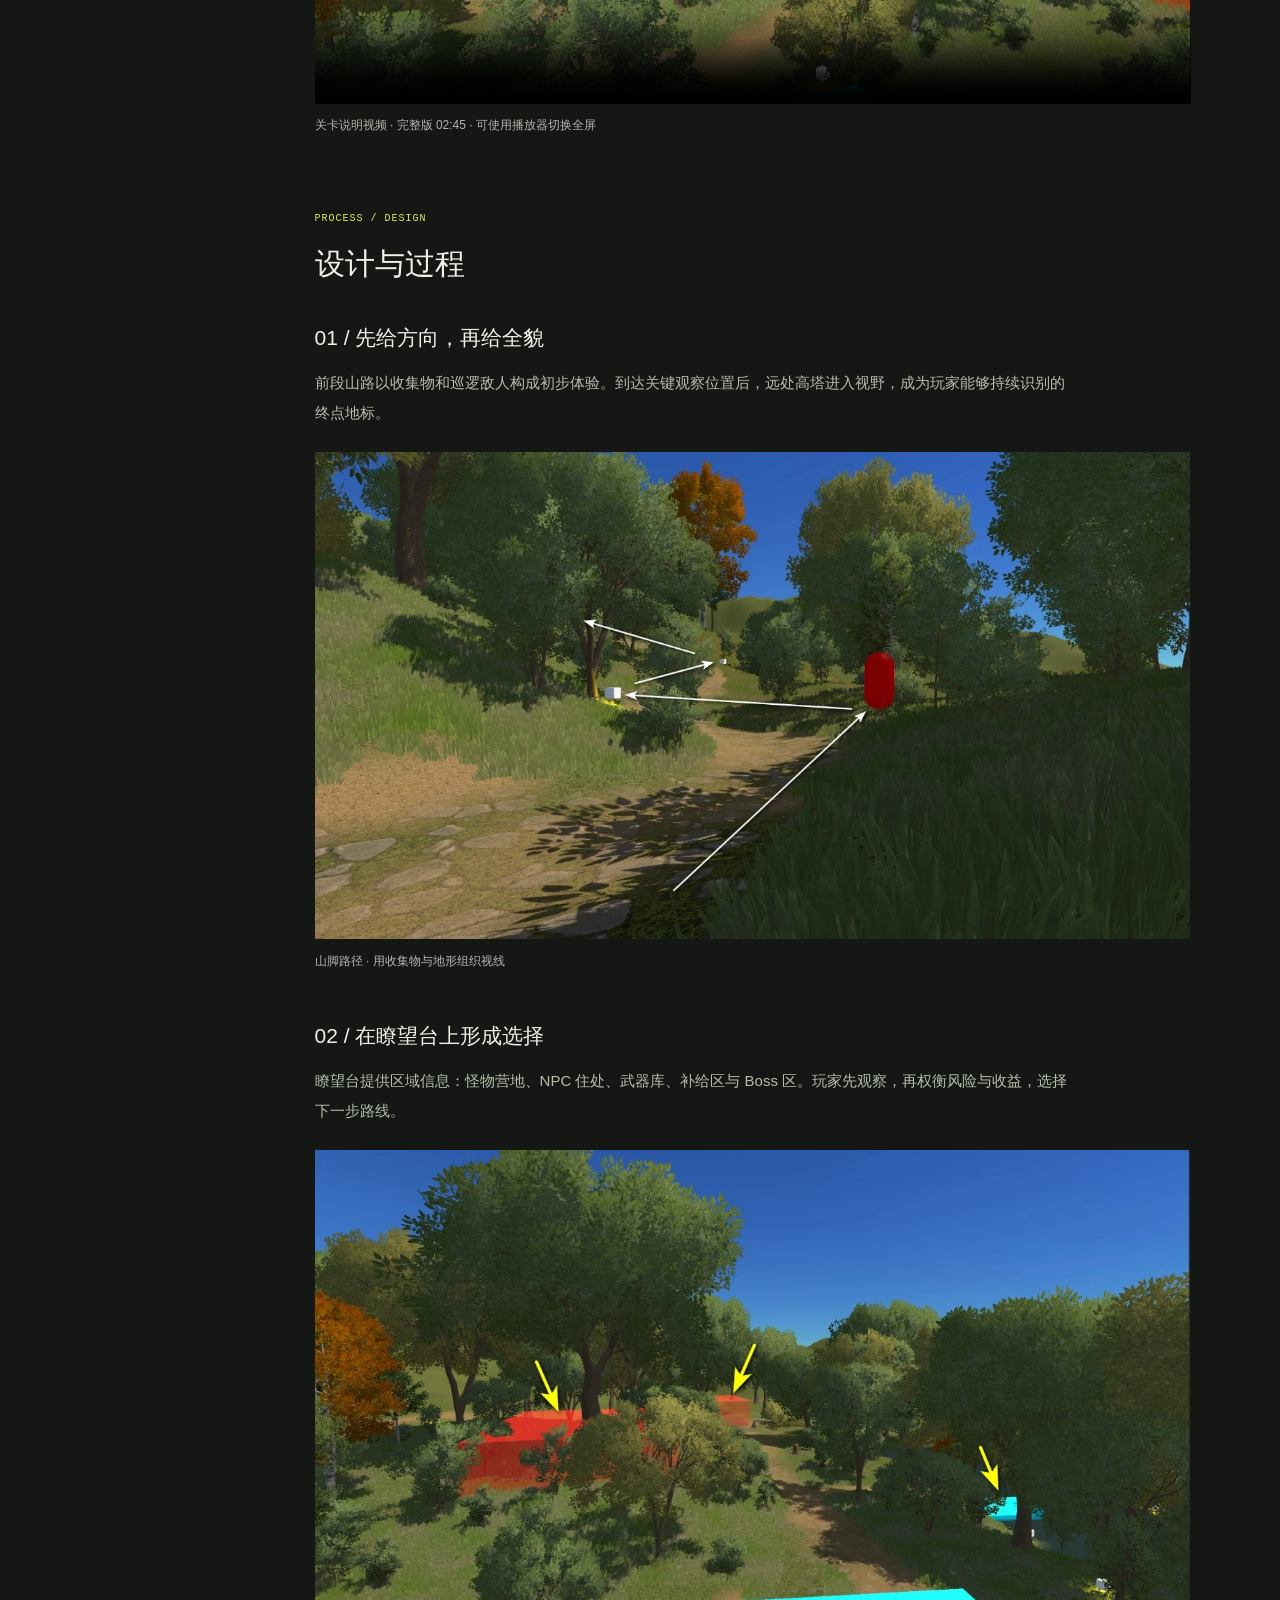
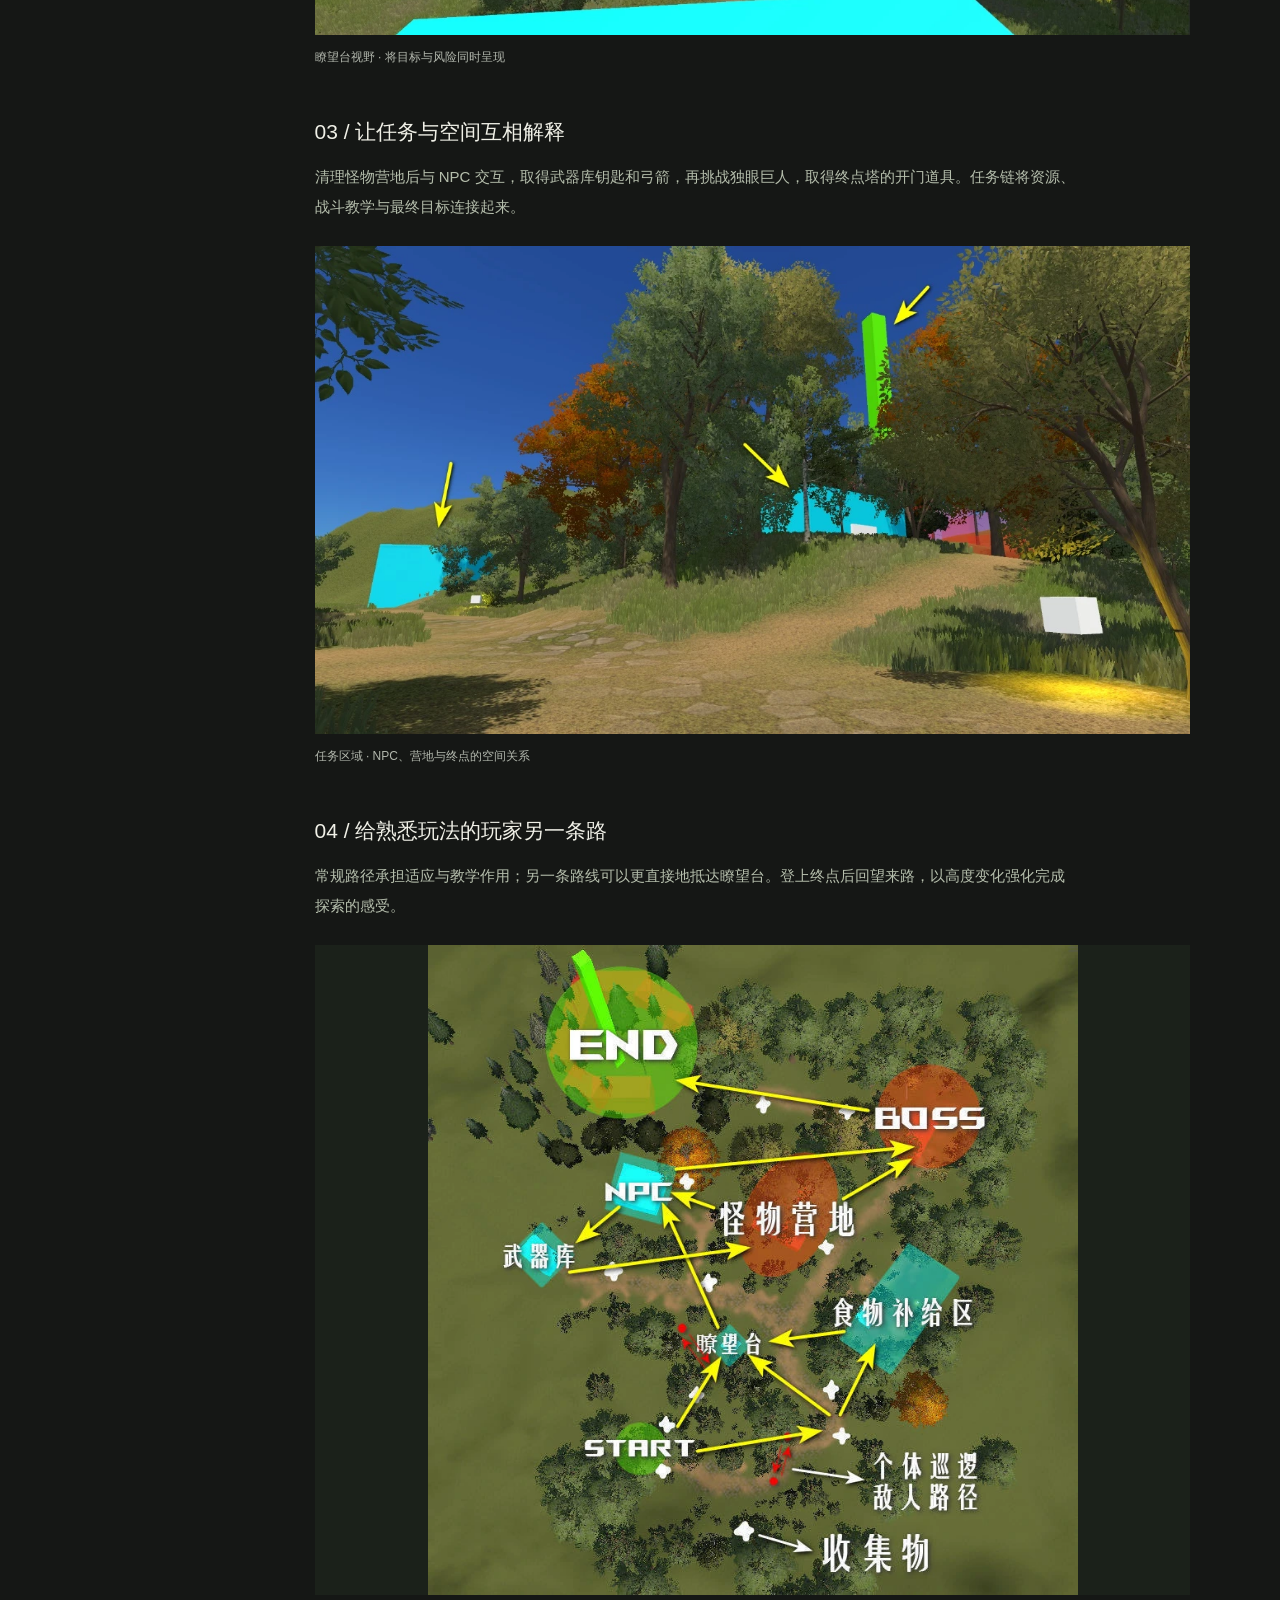
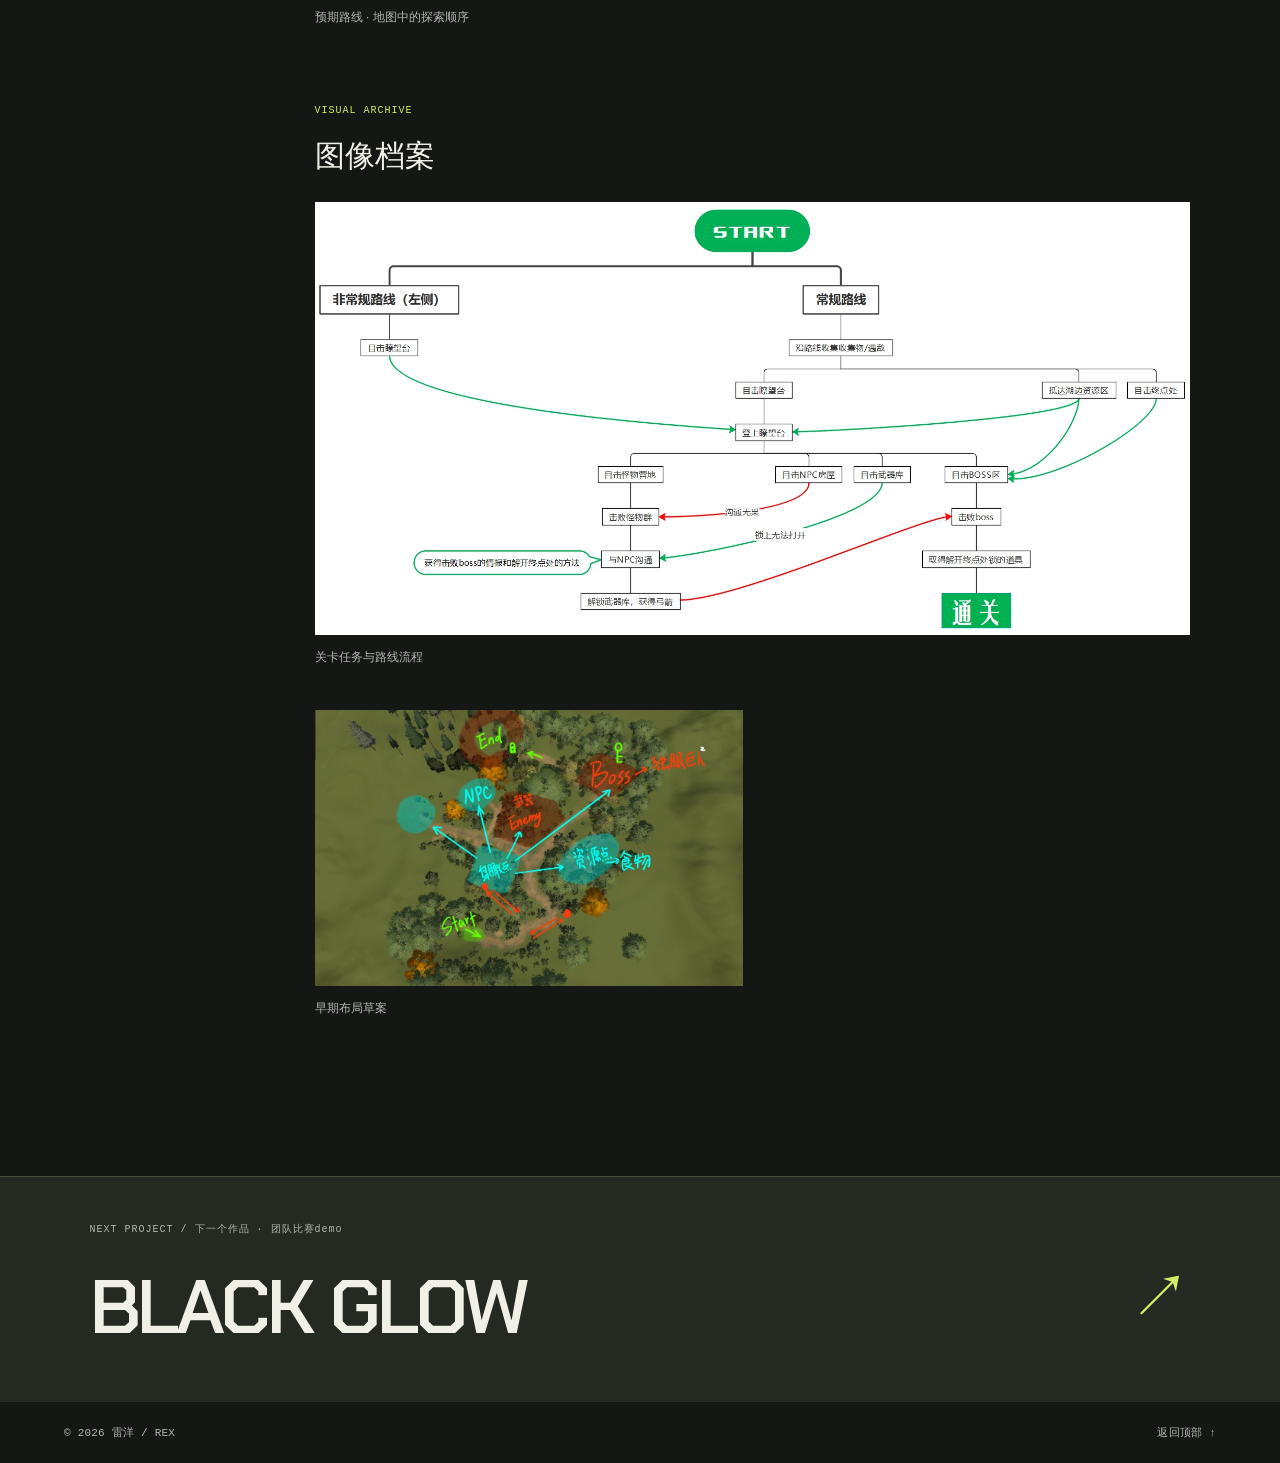
<file: docs/forest/index.html>
<!doctype html>
<html lang="zh-CN">
<head>
  <meta charset="utf-8">
  <meta name="viewport" content="width=device-width, initial-scale=1">
  <title>打开作品页 | 雷洋 Rex</title>
  <script>
    const target = new URL(window.location.href);
    target.pathname = target.pathname.replace(/\/(?:index\.html)?$/, "") + ".html";
    window.location.replace(target.href);
  </script>
</head>
<body><a href="../forest.html">打开作品页</a></body>
</html>
</file>
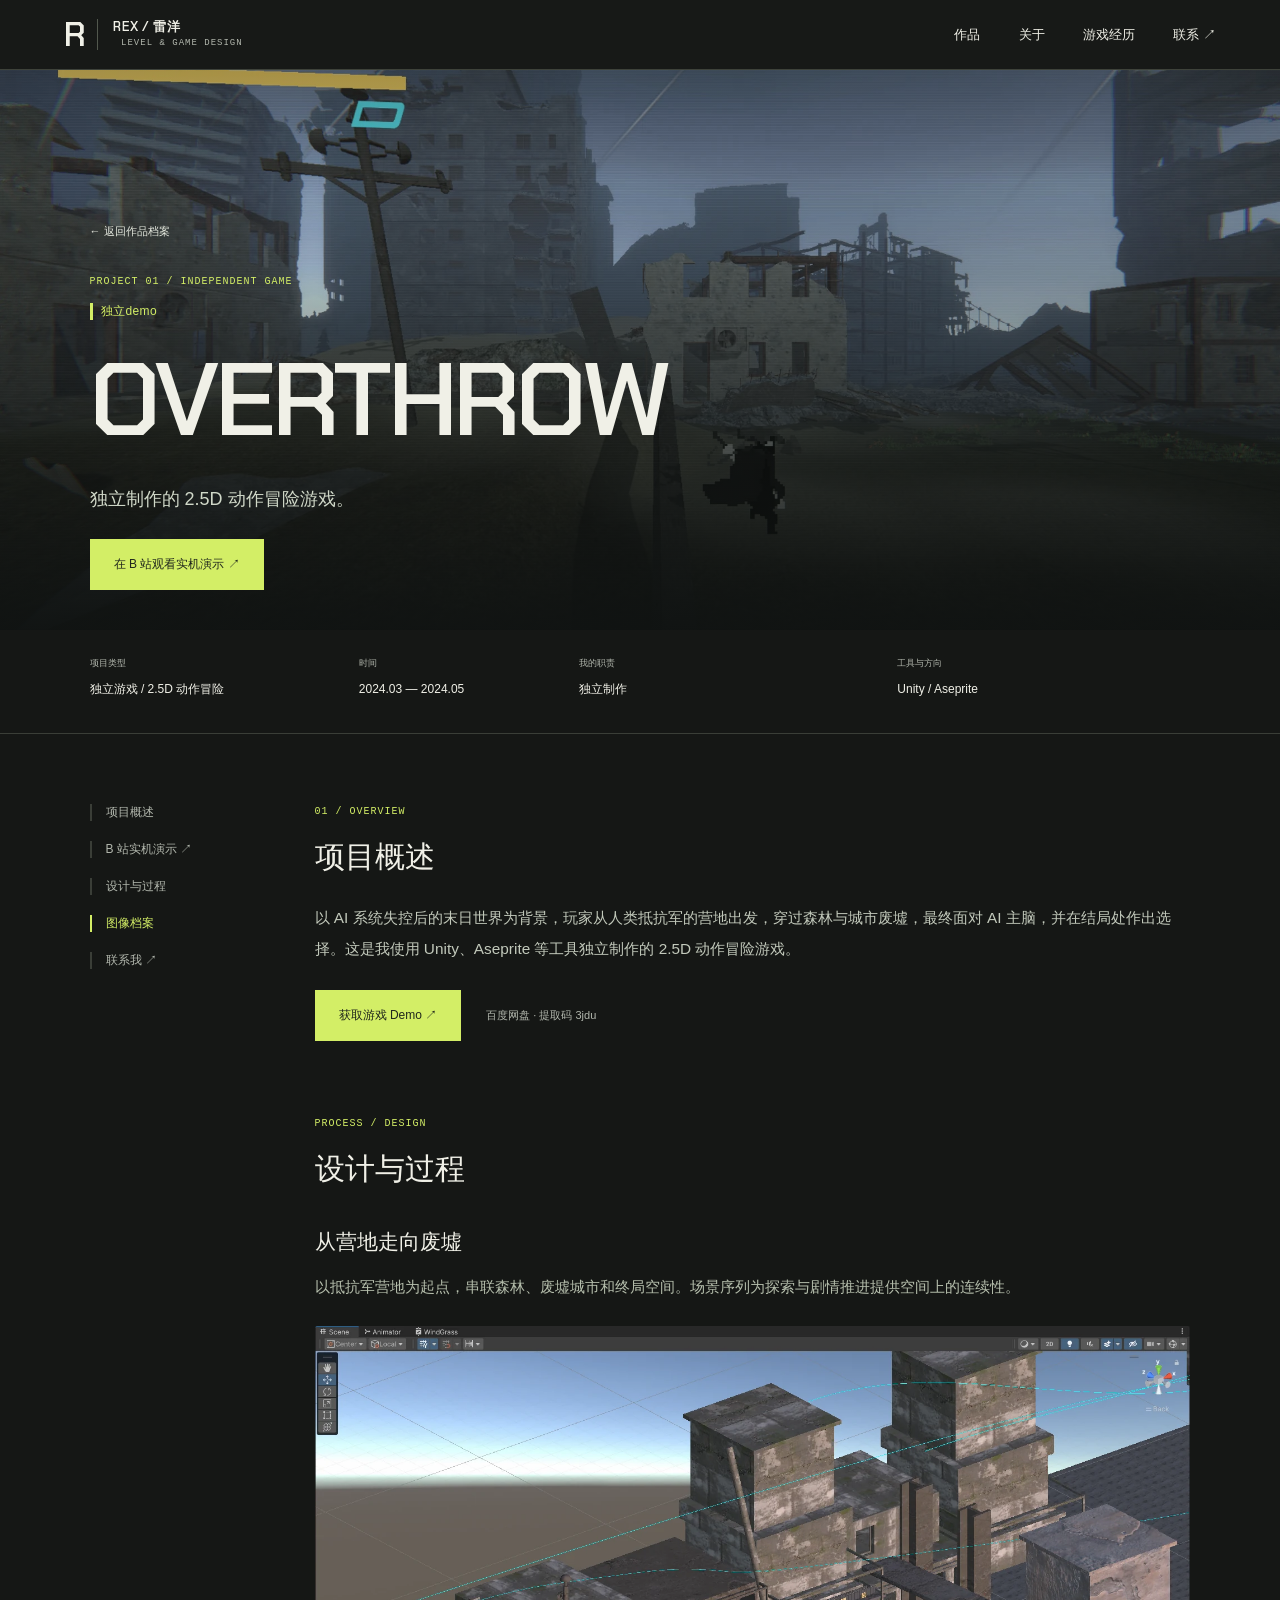
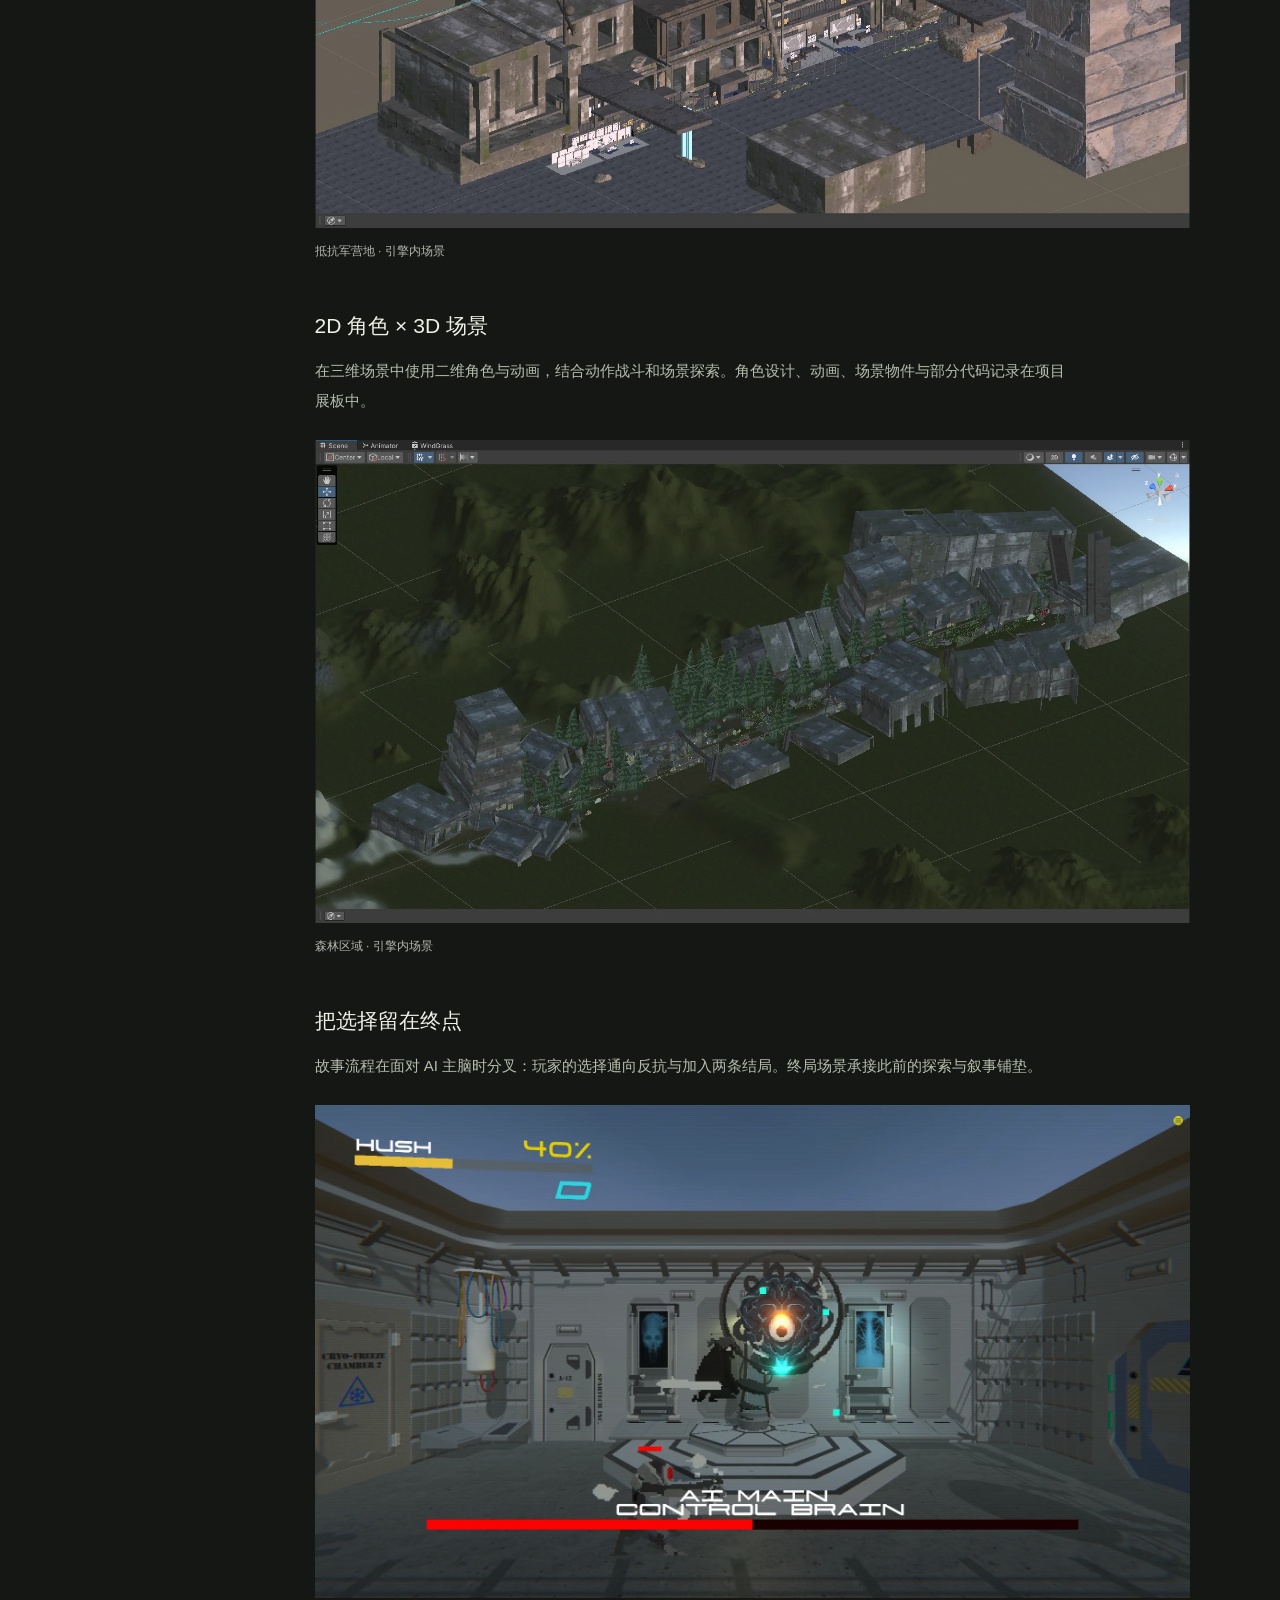
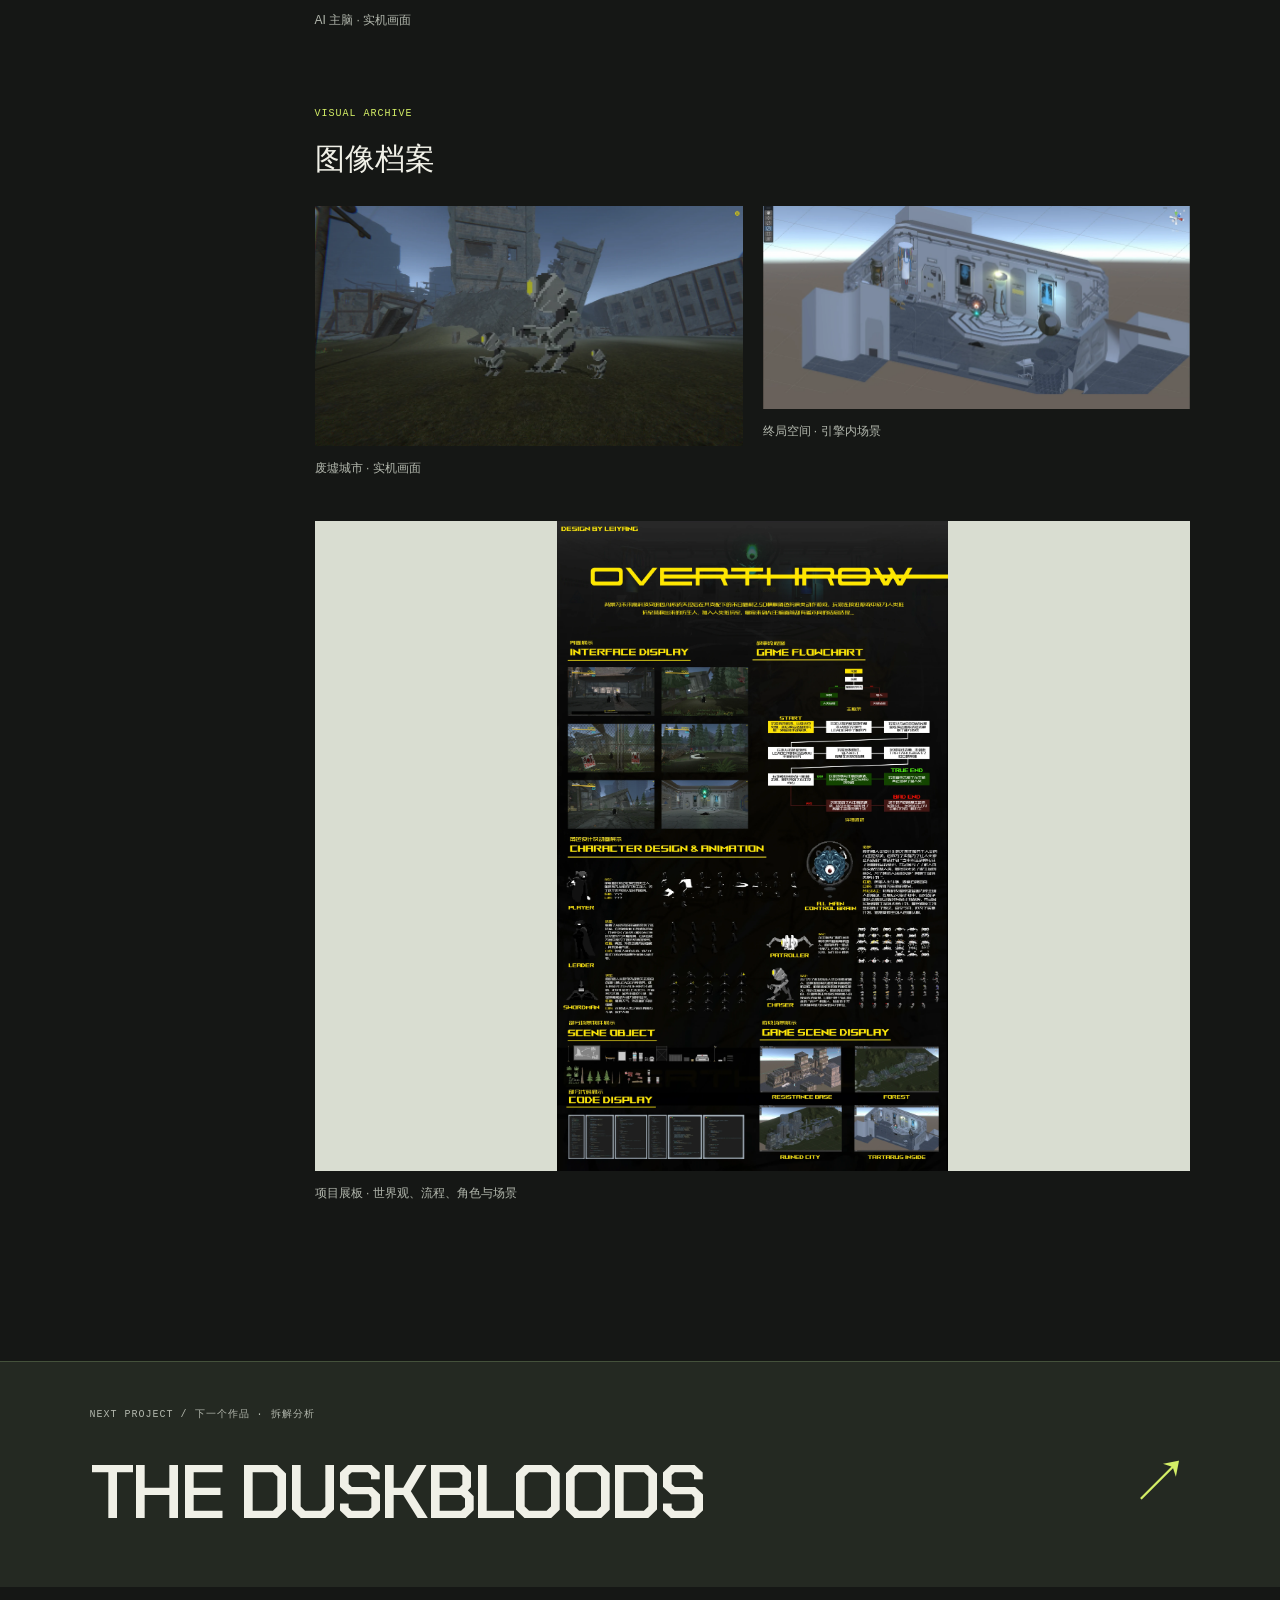
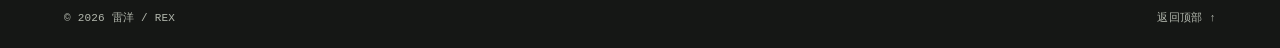
<file: docs/overthrow/index.html>
<!doctype html>
<html lang="zh-CN">
<head>
  <meta charset="utf-8">
  <meta name="viewport" content="width=device-width, initial-scale=1">
  <title>打开作品页 | 雷洋 Rex</title>
  <script>
    const target = new URL(window.location.href);
    target.pathname = target.pathname.replace(/\/(?:index\.html)?$/, "") + ".html";
    window.location.replace(target.href);
  </script>
</head>
<body><a href="../overthrow.html">打开作品页</a></body>
</html>
</file>
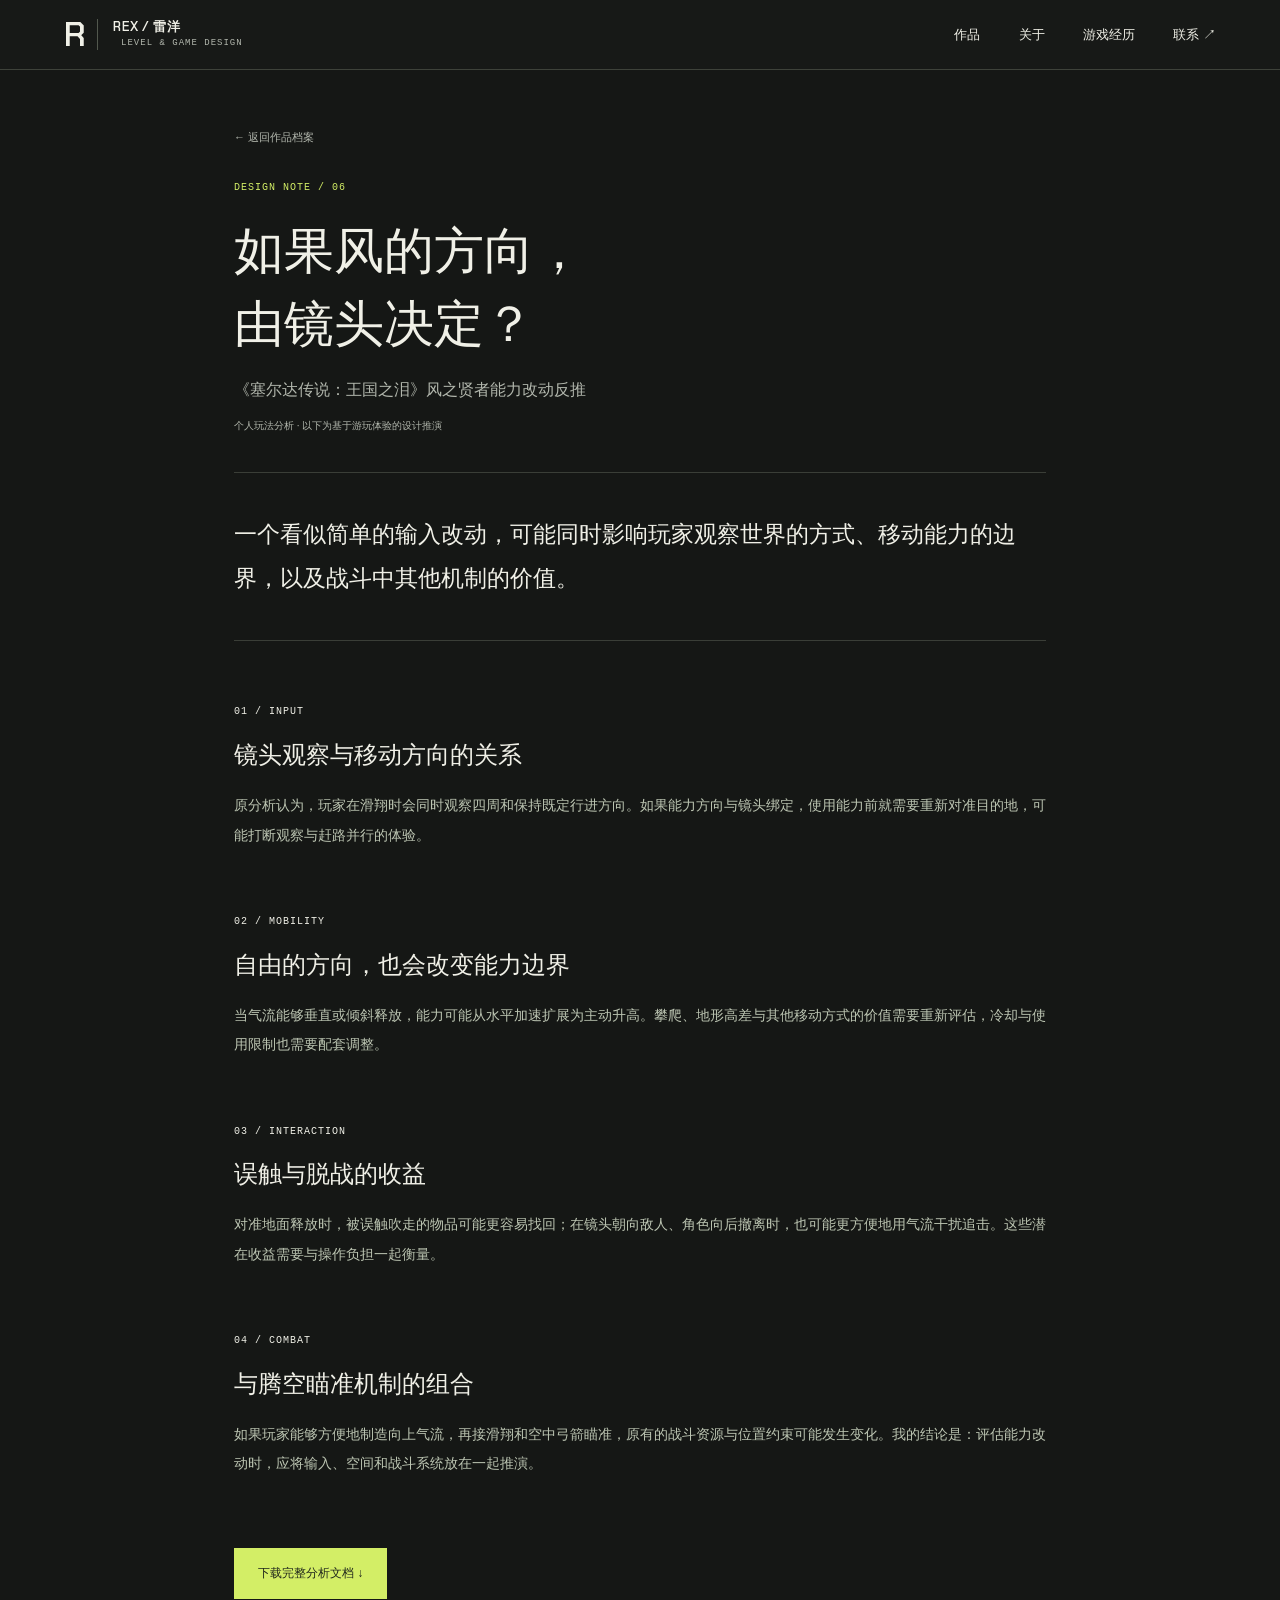
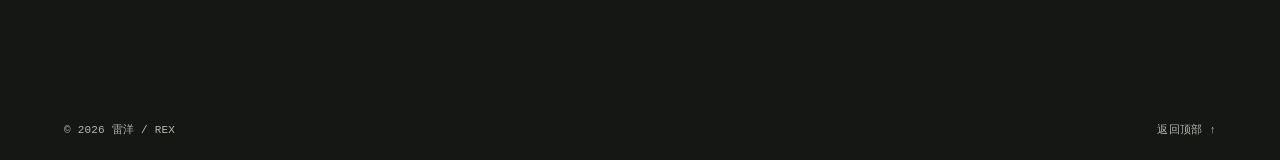
<file: docs/research/index.html>
<!doctype html>
<html lang="zh-CN">
<head>
  <meta charset="utf-8">
  <meta name="viewport" content="width=device-width, initial-scale=1">
  <title>打开作品页 | 雷洋 Rex</title>
  <script>
    const target = new URL(window.location.href);
    target.pathname = target.pathname.replace(/\/(?:index\.html)?$/, "") + ".html";
    window.location.replace(target.href);
  </script>
</head>
<body><a href="../research.html">打开作品页</a></body>
</html>
</file>
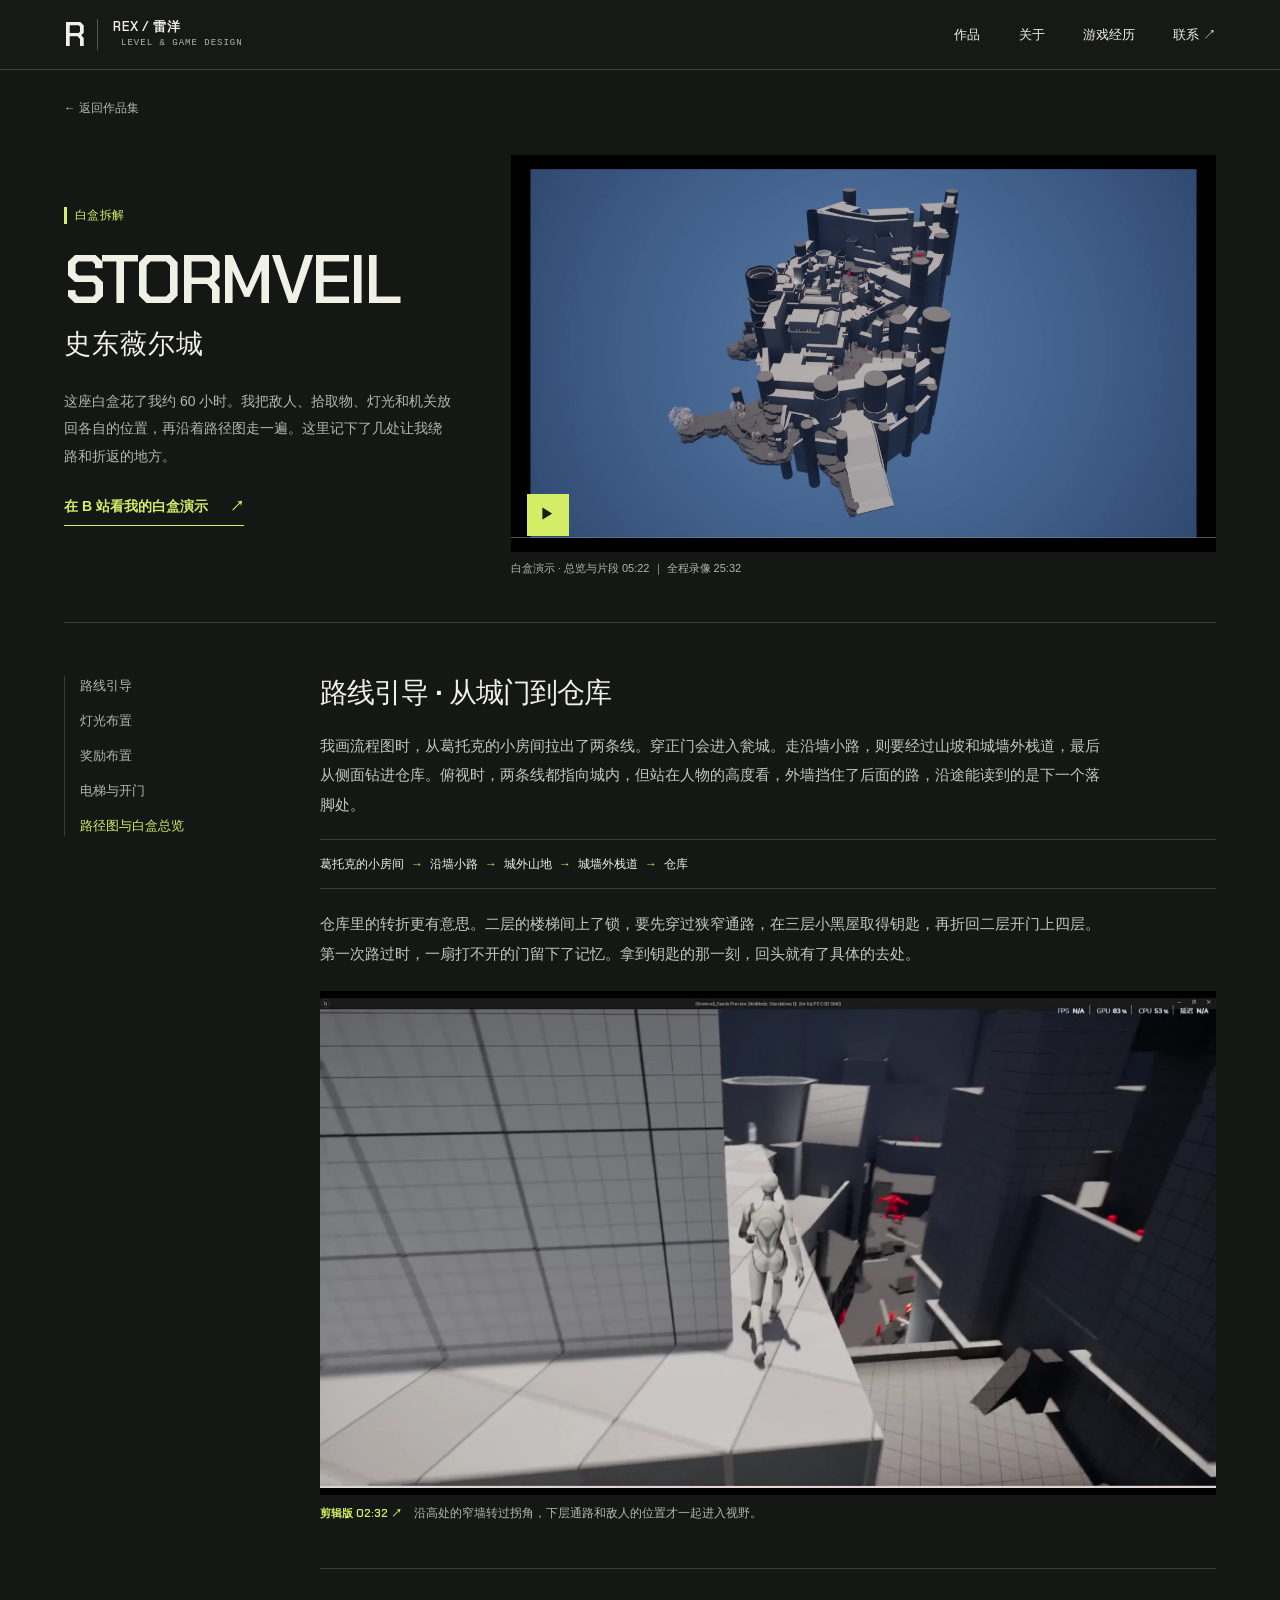
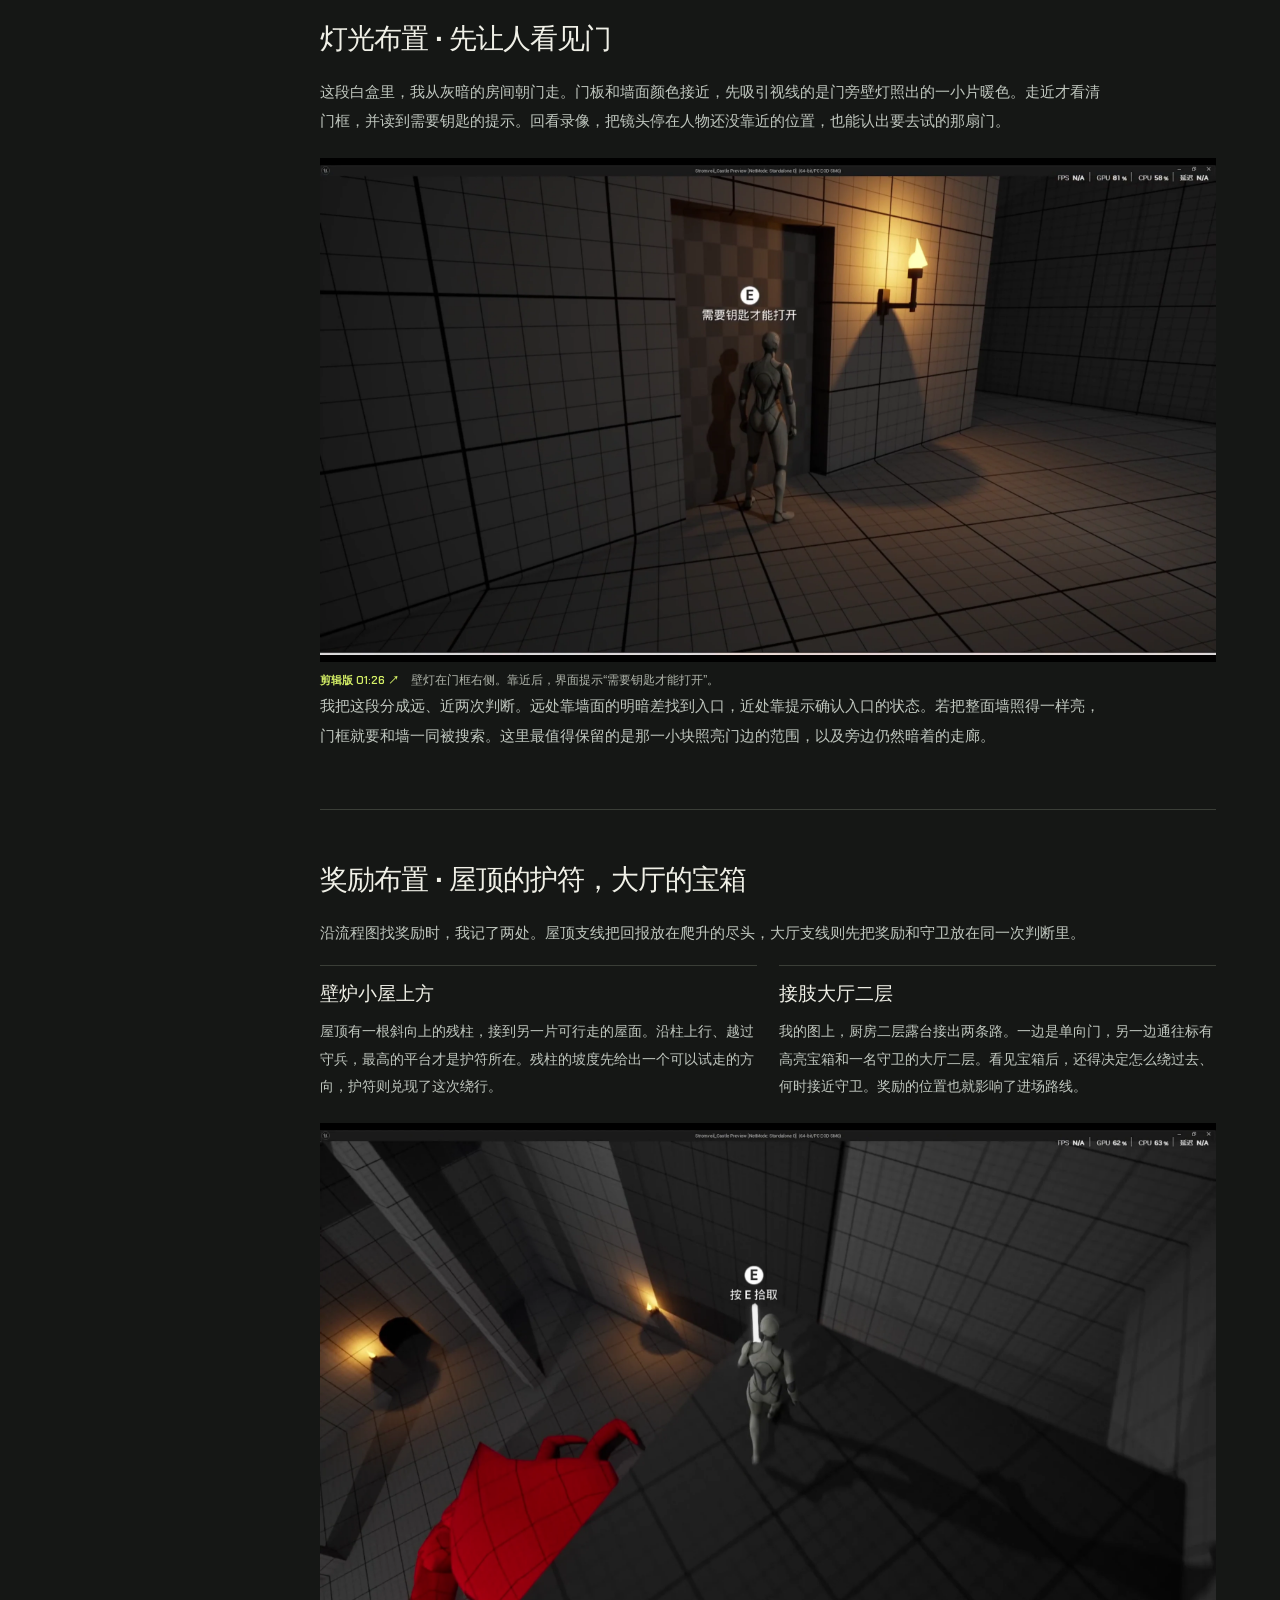
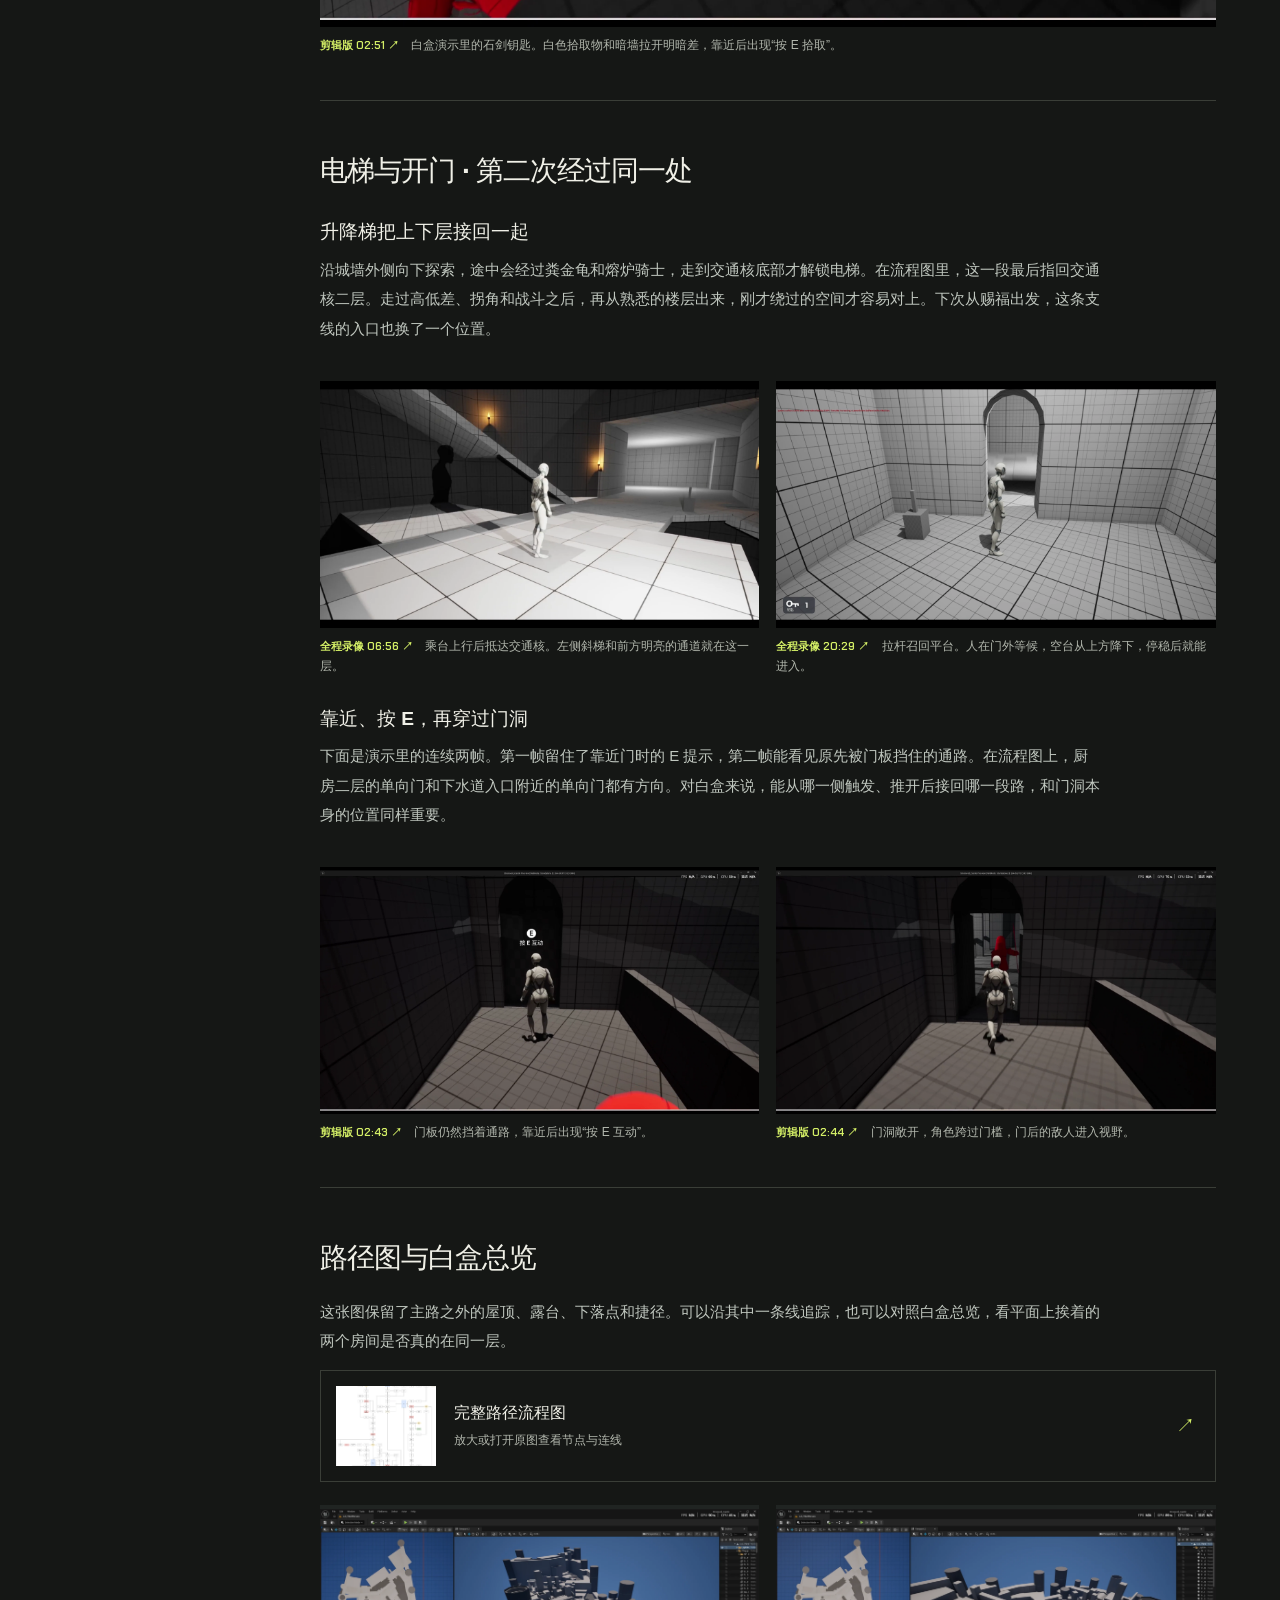
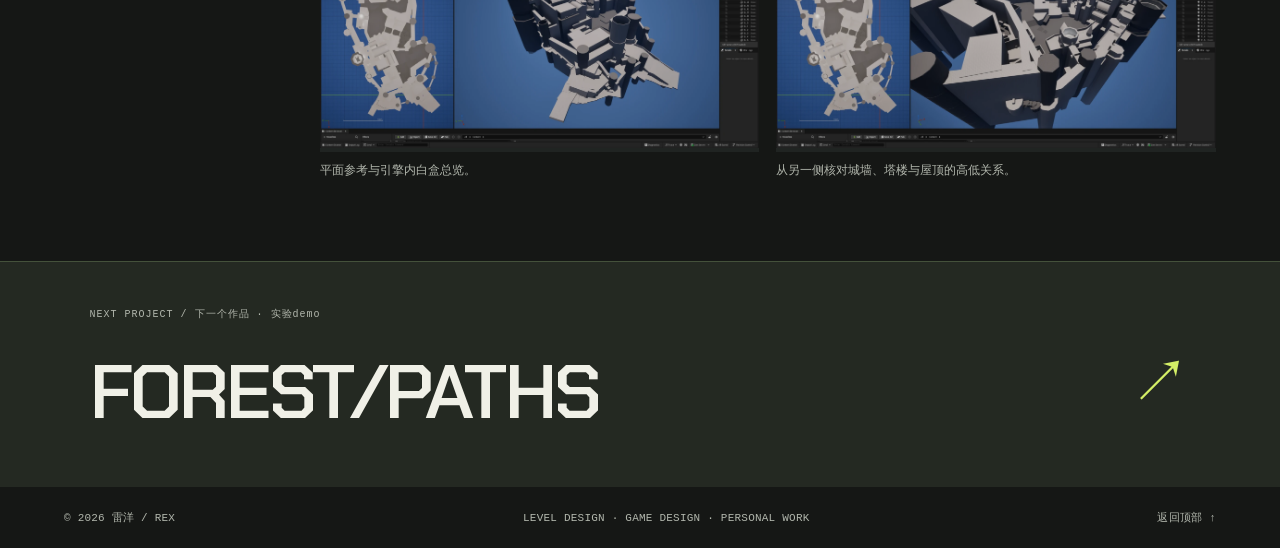
<file: docs/stormveil/index.html>
<!doctype html>
<html lang="zh-CN">
<head>
  <meta charset="utf-8">
  <meta name="viewport" content="width=device-width, initial-scale=1">
  <title>打开作品页 | 雷洋 Rex</title>
  <script>
    const target = new URL(window.location.href);
    target.pathname = target.pathname.replace(/\/(?:index\.html)?$/, "") + ".html";
    window.location.replace(target.href);
  </script>
</head>
<body><a href="../stormveil.html">打开作品页</a></body>
</html>
</file>
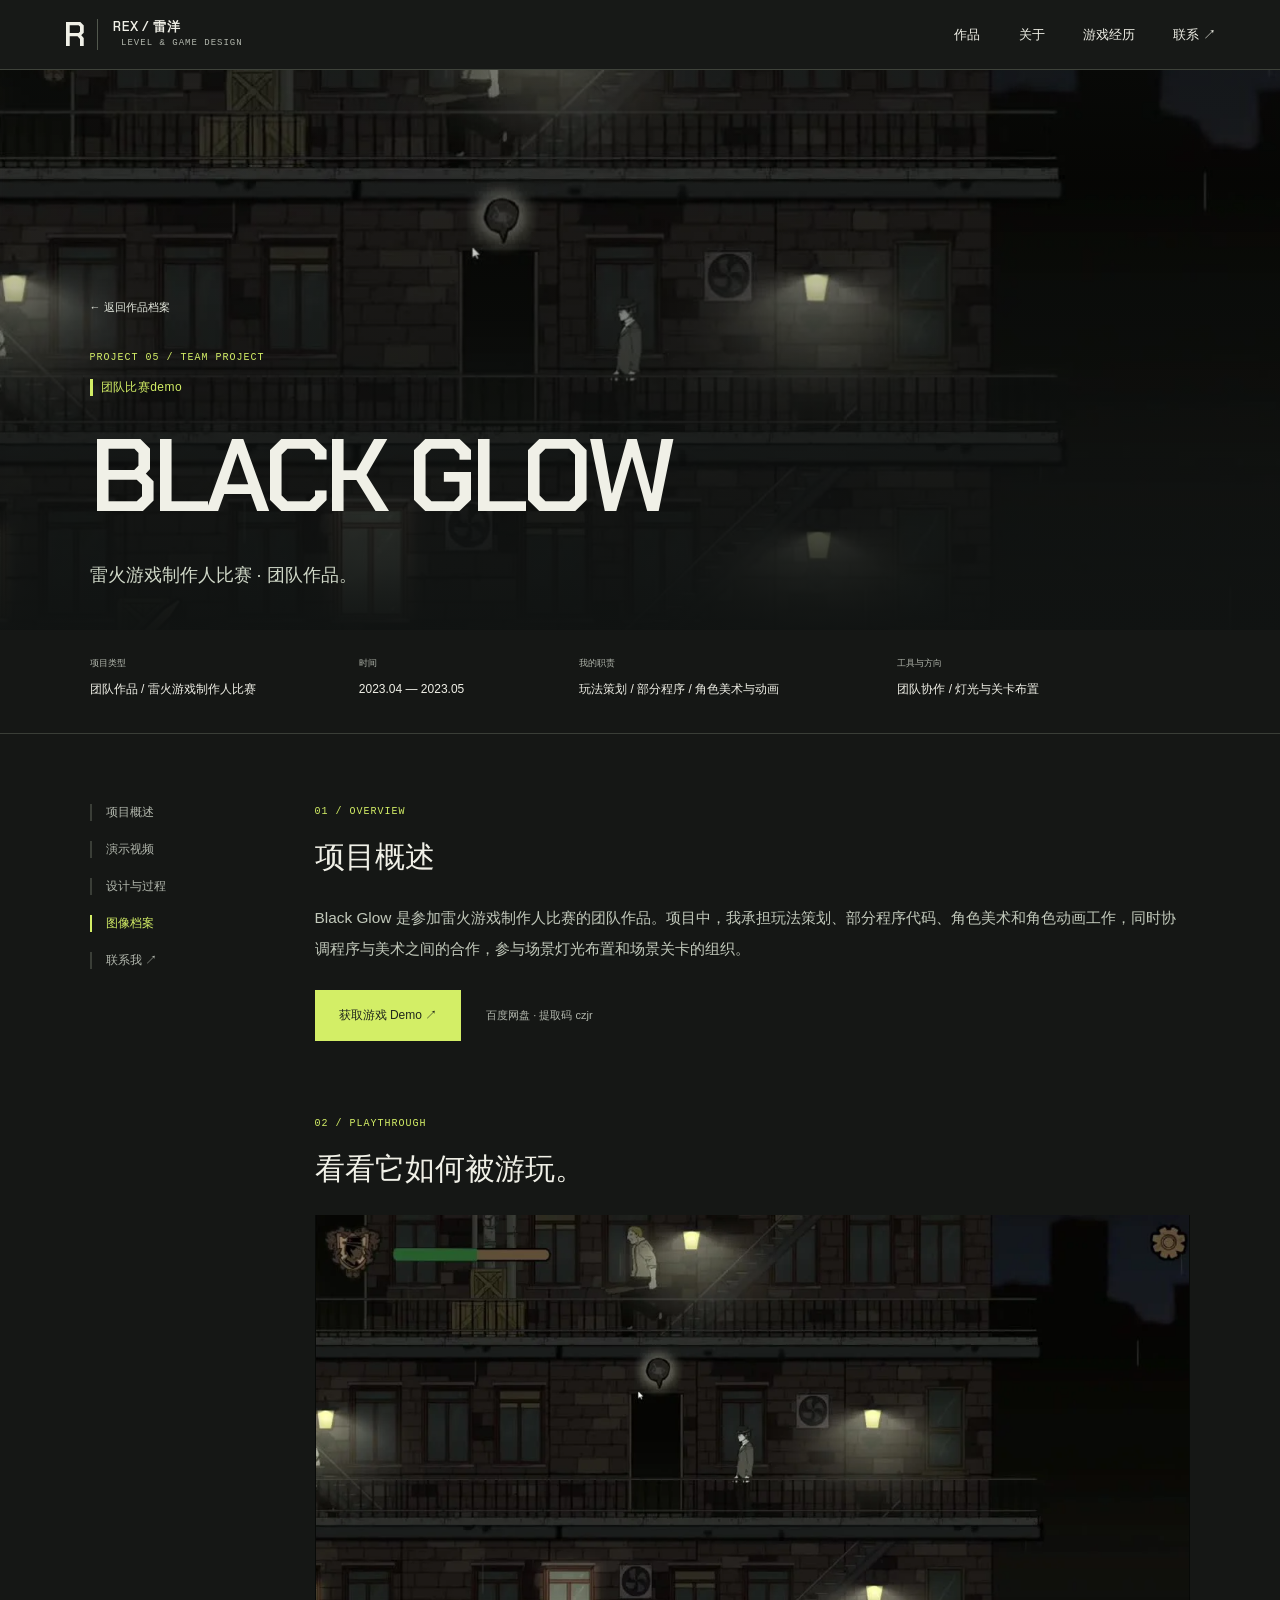
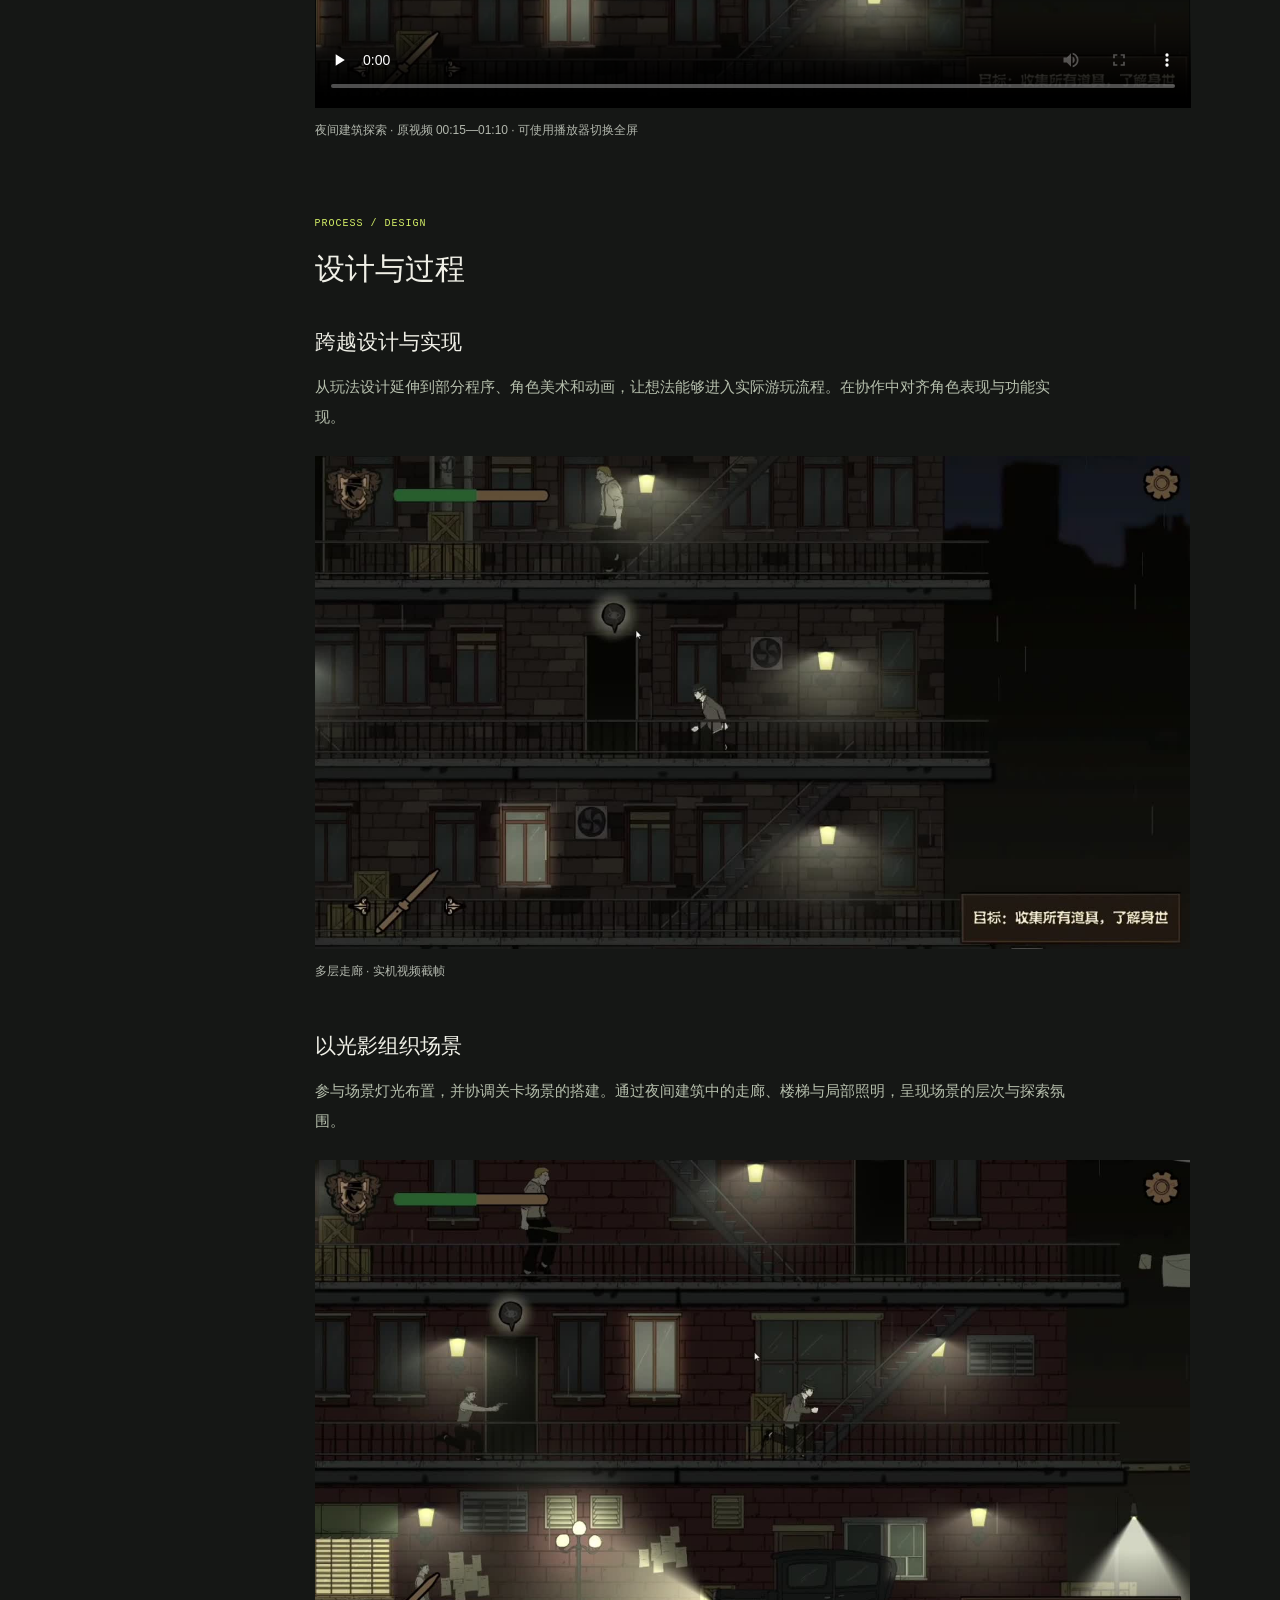
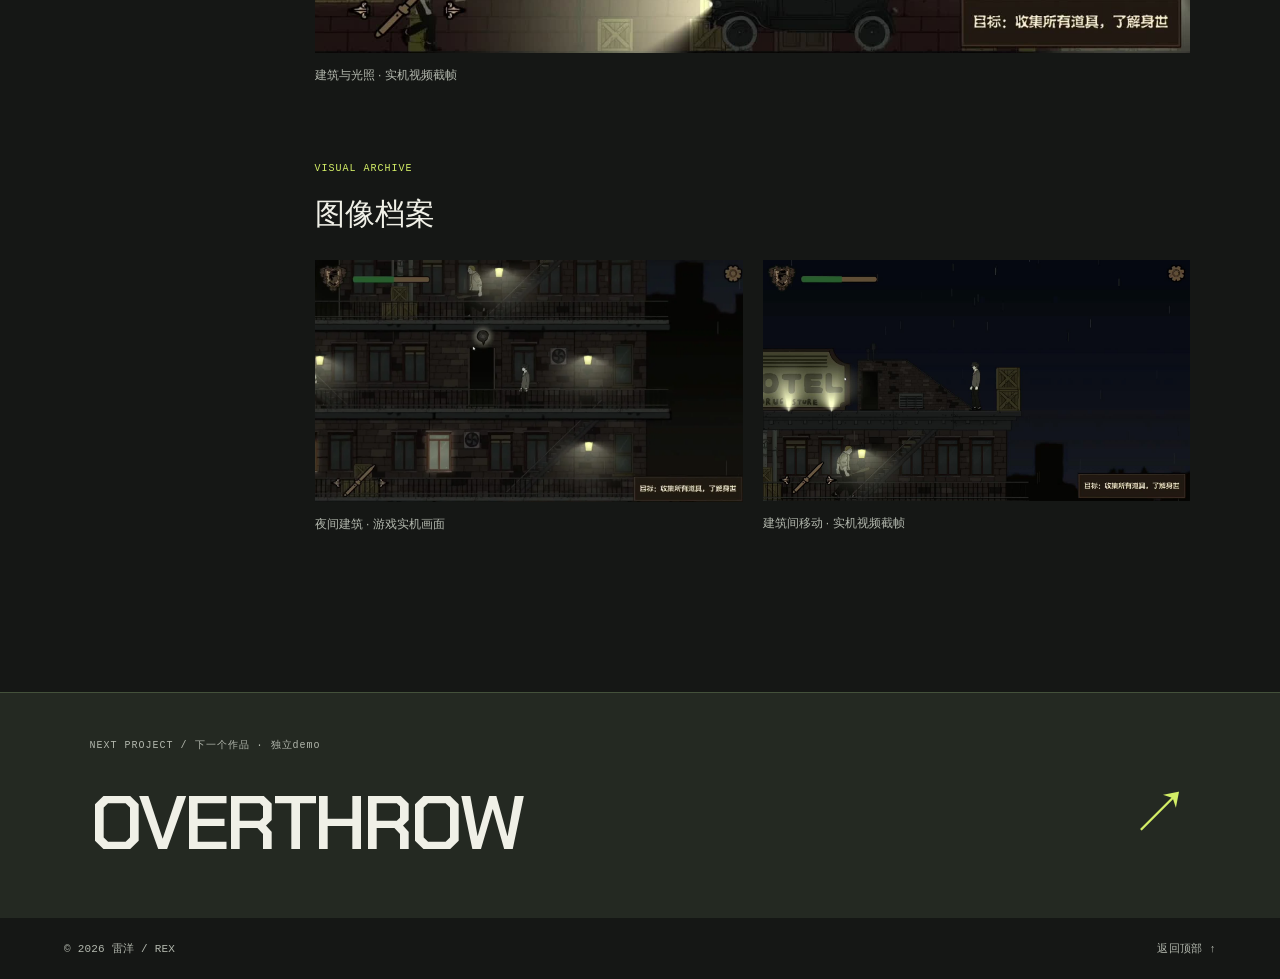
<file: docs/blackglow.html>
<!doctype html><html lang="zh-CN"><head><meta charset="utf-8"><meta name="viewport" content="width=device-width,initial-scale=1"><meta name="theme-color" content="#101312"><meta name="description" content="雷洋 Rex 的游戏与关卡设计作品集，展示独立游戏、团队作品、关卡练习及设计研究。"><title>BLACK GLOW | 雷洋 REX</title><link rel="icon" href="icon.svg" type="image/svg+xml"><link rel="stylesheet" href="style.css"></head><body id="top"><a class="skip" href="#main">跳转至内容</a><header class="nav"><a class="brand" href="index.html" aria-label="雷洋 Rex 首页">R<span class="brand-cross">+</span><span class="brand-text">REX / 雷洋<small>LEVEL & GAME DESIGN</small></span></a><nav aria-label="主导航"><a href="index.html#work">作品</a><a href="index.html#about">关于</a><a href="index.html#games">游戏经历</a><a href="index.html#contact">联系 ↗</a></nav></header><main id="main"><section class="detail-hero"><img src="assets/blackglow-night-cover.png" alt="BLACK GLOW 项目封面" fetchpriority="high"><div class="detail-hero-shade"></div><div class="detail-title"><a class="back-link" href="index.html#work">← 返回作品档案</a><span class="micro accent">PROJECT 05 / TEAM PROJECT</span><span class="project-kind detail-kind">团队比赛demo</span><h1>BLACK GLOW</h1><p>雷火游戏制作人比赛 · 团队作品。</p></div></section><div class="project-spec"><div><span>项目类型</span>团队作品 / 雷火游戏制作人比赛</div><div><span>时间</span>2023.04 — 2023.05</div><div><span>我的职责</span>玩法策划 / 部分程序 / 角色美术与动画</div><div><span>工具与方向</span>团队协作 / 灯光与关卡布置</div></div><div class="detail-layout"><aside aria-label="项目章节"><a href="#overview">项目概述</a><a href="#video">演示视频</a><a href="#design">设计与过程</a><a href="#gallery">图像档案</a><a href="index.html#contact">联系我 ↗</a></aside><div class="detail-body"><section id="overview"><span class="micro accent">01 / OVERVIEW</span><h2>项目概述</h2><p class="lead">Black Glow 是参加雷火游戏制作人比赛的团队作品。项目中，我承担玩法策划、部分程序代码、角色美术和角色动画工作，同时协调程序与美术之间的合作，参与场景灯光布置和场景关卡的组织。</p><div class="download-row"><a class="solid-link" href="https://pan.baidu.com/s/1xq4NATIceBZ9LlaPHFvgkw?pwd=czjr" target="_blank" rel="noopener">获取游戏 Demo ↗</a><span>百度网盘 · 提取码 czjr</span></div></section><section id="video"><span class="micro accent">02 / PLAYTHROUGH</span><h2>看看它如何被游玩。</h2><video controls playsinline preload="none" poster="assets/blackglow-night-cover.png"><source src="assets/blackglow-night.mp4" type="video/mp4">你的浏览器不支持视频播放。<a href="assets/blackglow-night.mp4">下载视频</a></video><p class="caption">夜间建筑探索 · 原视频 00:15—01:10 · 可使用播放器切换全屏</p></section><section id="design"><span class="micro accent">PROCESS / DESIGN</span><h2>设计与过程</h2><article class="design-section"><h3>跨越设计与实现</h3><p>从玩法设计延伸到部分程序、角色美术和动画，让想法能够进入实际游玩流程。在协作中对齐角色表现与功能实现。</p><figure class=""><button class="zoom" data-image="assets/blackglow-balconies.jpg" data-caption="多层走廊 · 实机视频截帧" aria-label="放大查看：多层走廊 · 实机视频截帧"><img src="assets/blackglow-balconies.jpg" alt="多层走廊 · 实机视频截帧" loading="lazy"><span class="zoom-hint">查看大图 ↗</span></button><figcaption>多层走廊 · 实机视频截帧</figcaption></figure></article><article class="design-section"><h3>以光影组织场景</h3><p>参与场景灯光布置，并协调关卡场景的搭建。通过夜间建筑中的走廊、楼梯与局部照明，呈现场景的层次与探索氛围。</p><figure class=""><button class="zoom" data-image="assets/blackglow-courtyard.jpg" data-caption="建筑与光照 · 实机视频截帧" aria-label="放大查看：建筑与光照 · 实机视频截帧"><img src="assets/blackglow-courtyard.jpg" alt="建筑与光照 · 实机视频截帧" loading="lazy"><span class="zoom-hint">查看大图 ↗</span></button><figcaption>建筑与光照 · 实机视频截帧</figcaption></figure></article></section><section id="gallery"><span class="micro accent">VISUAL ARCHIVE</span><h2>图像档案</h2><div class="gallery"><figure class=""><button class="zoom" data-image="assets/blackglow-night-cover.png" data-caption="夜间建筑 · 游戏实机画面" aria-label="放大查看：夜间建筑 · 游戏实机画面"><img src="assets/blackglow-night-cover.png" alt="夜间建筑 · 游戏实机画面" loading="lazy"><span class="zoom-hint">查看大图 ↗</span></button><figcaption>夜间建筑 · 游戏实机画面</figcaption></figure><figure class=""><button class="zoom" data-image="assets/blackglow-traversal.jpg" data-caption="建筑间移动 · 实机视频截帧" aria-label="放大查看：建筑间移动 · 实机视频截帧"><img src="assets/blackglow-traversal.jpg" alt="建筑间移动 · 实机视频截帧" loading="lazy"><span class="zoom-hint">查看大图 ↗</span></button><figcaption>建筑间移动 · 实机视频截帧</figcaption></figure></div></section></div></div><a class="next-project" href="overthrow.html"><span class="micro">NEXT PROJECT / 下一个作品 · 独立demo</span><strong>OVERTHROW</strong><span>↗</span></a></main><footer><span>© 2026 雷洋 / REX</span><a href="#top">返回顶部 ↑</a></footer><dialog id="lightbox" aria-label="图片放大查看"><div class="lightbox-bar"><span id="imageCaption"></span><a id="originalImage" target="_blank" rel="noopener">打开原图 ↗</a><button id="closeImage" aria-label="关闭图片">关闭 ×</button></div><div class="lightbox-scroll"><img id="largeImage" alt=""></div></dialog><div class="toast" role="status" aria-live="polite" id="toast"></div><script src="app.js"></script></body></html>
</file>
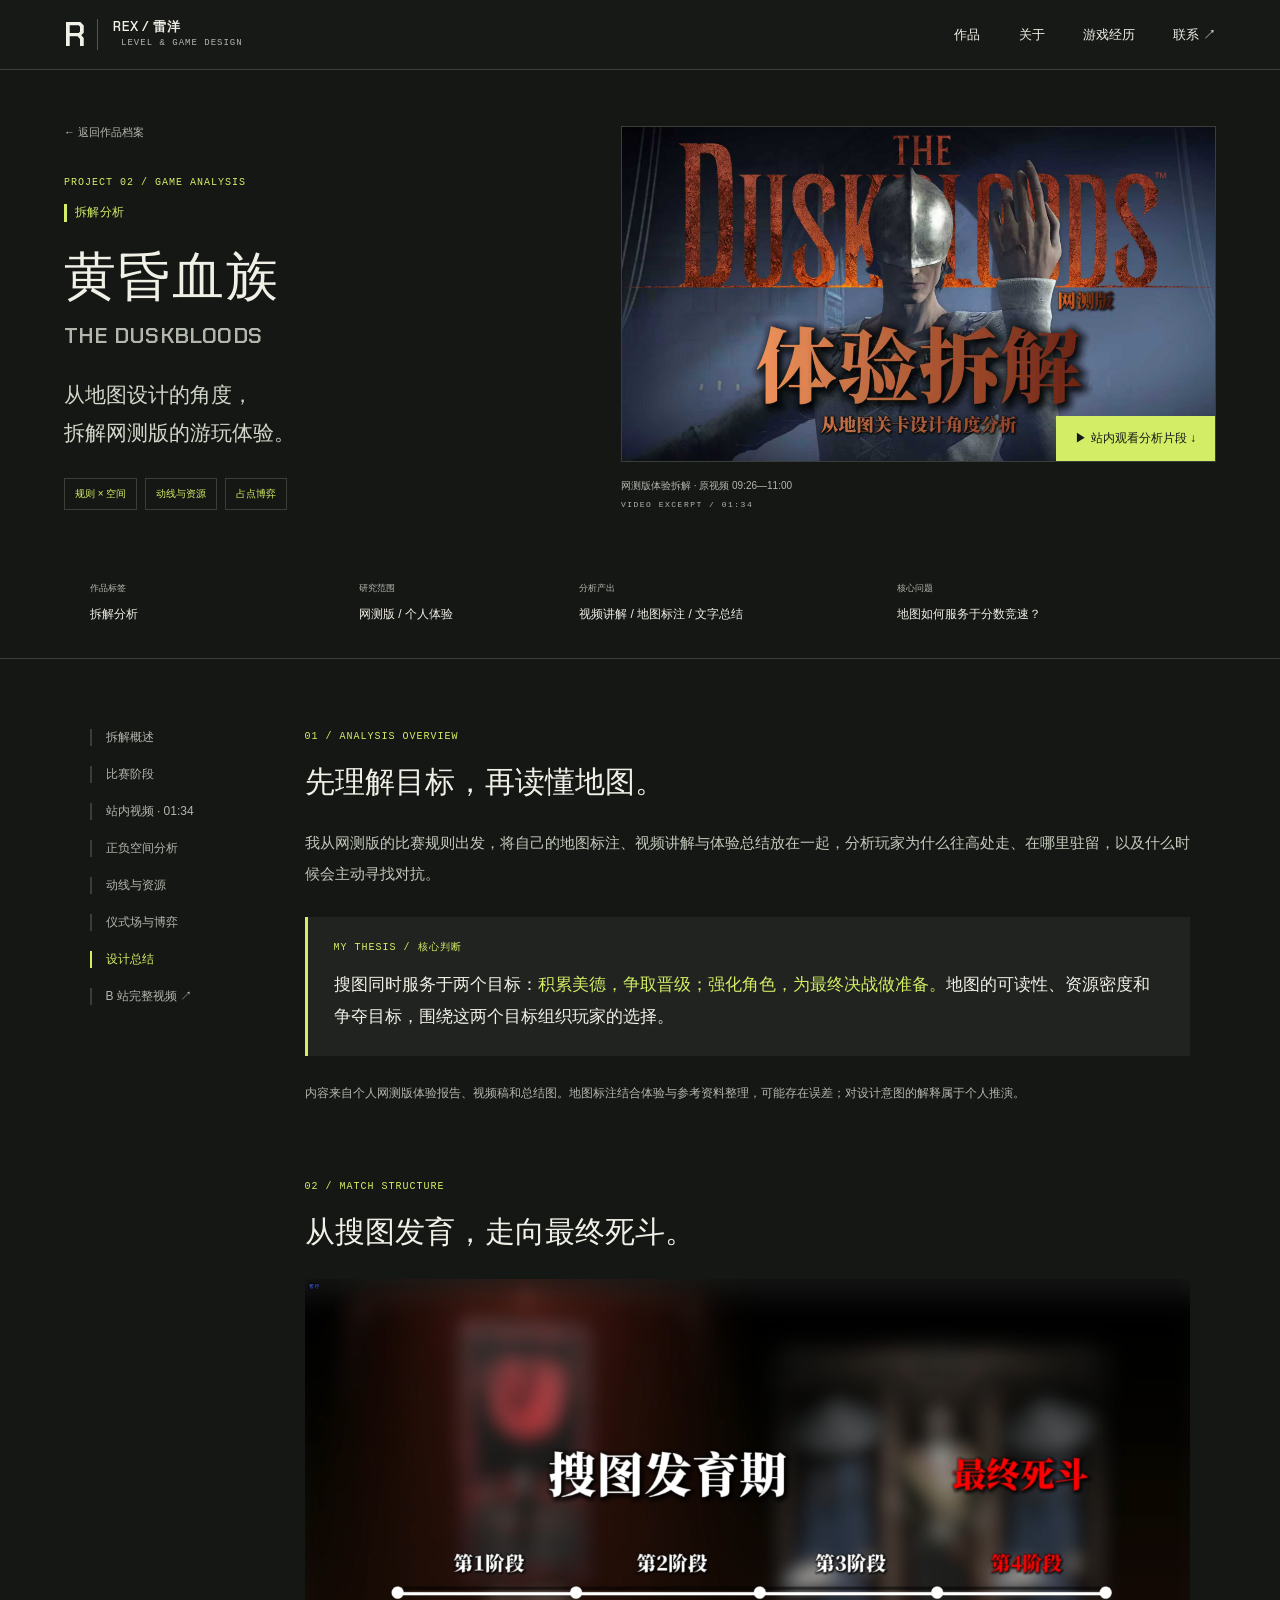
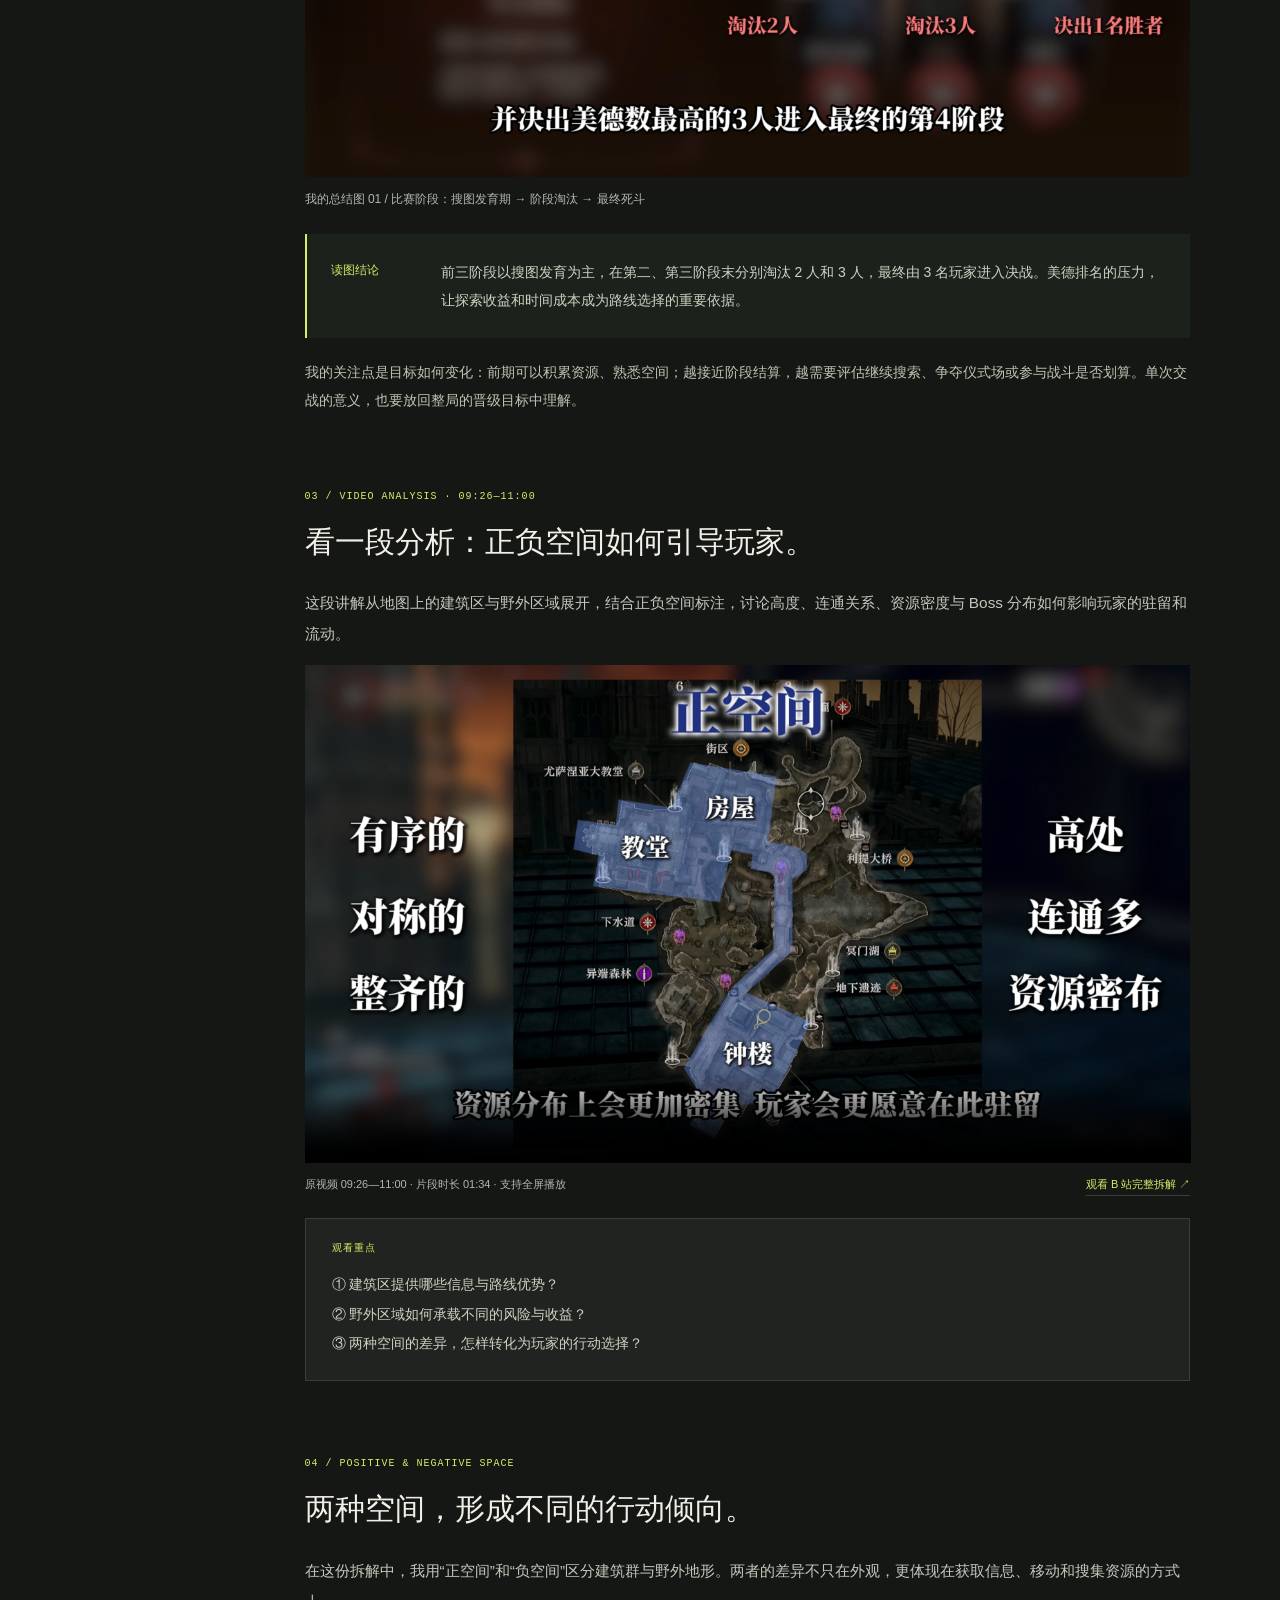
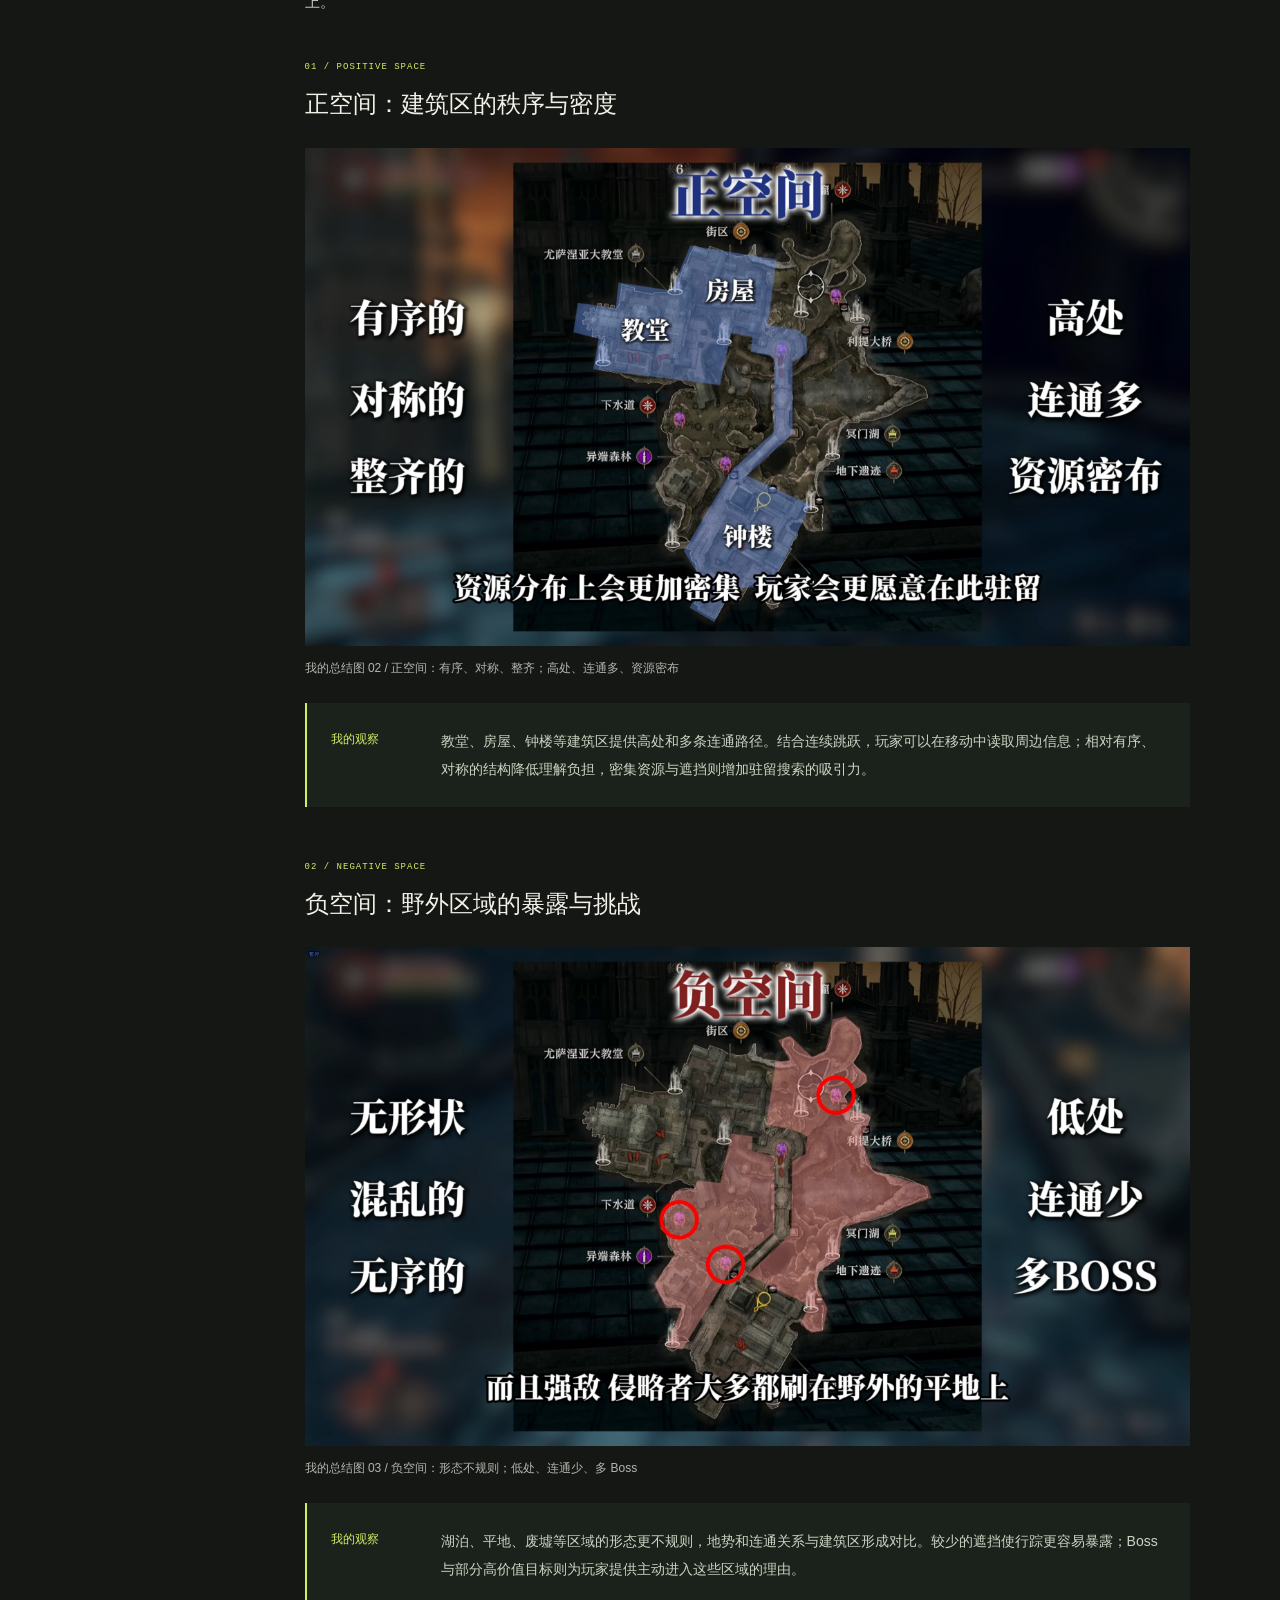
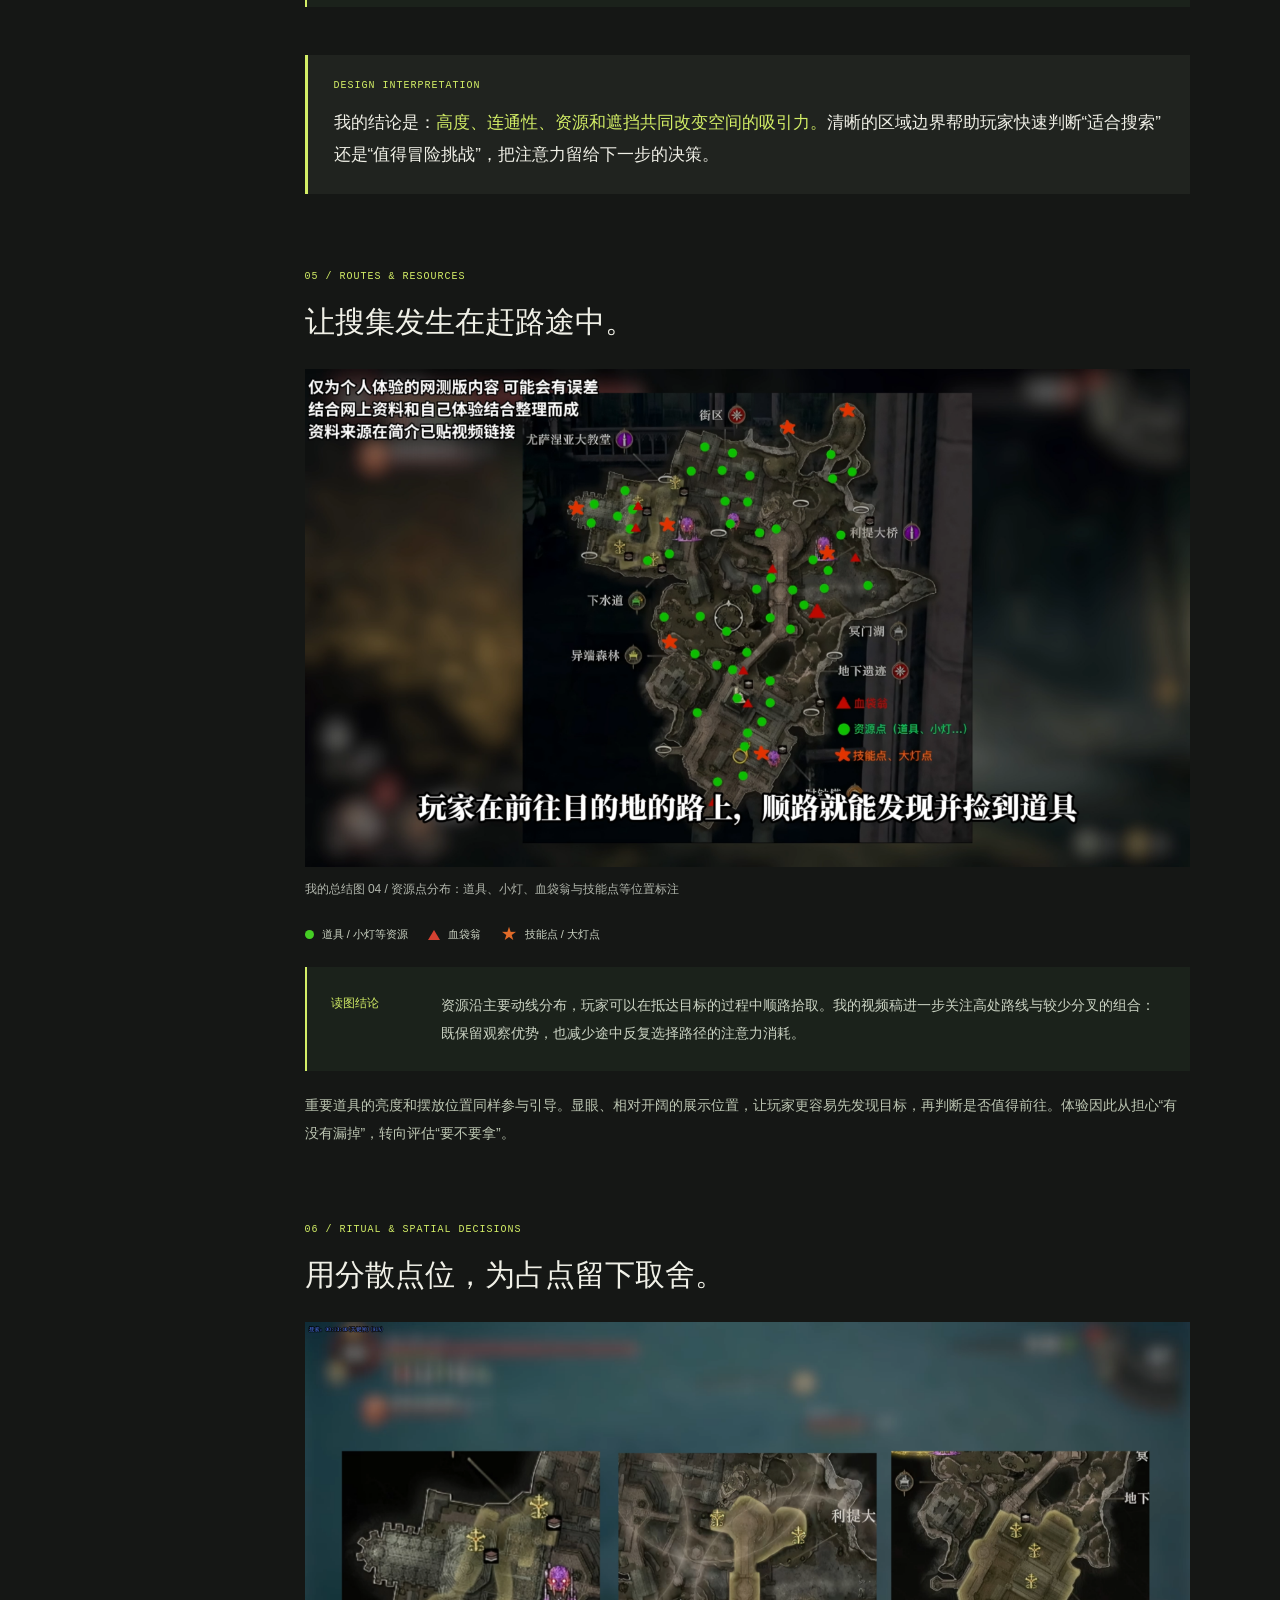
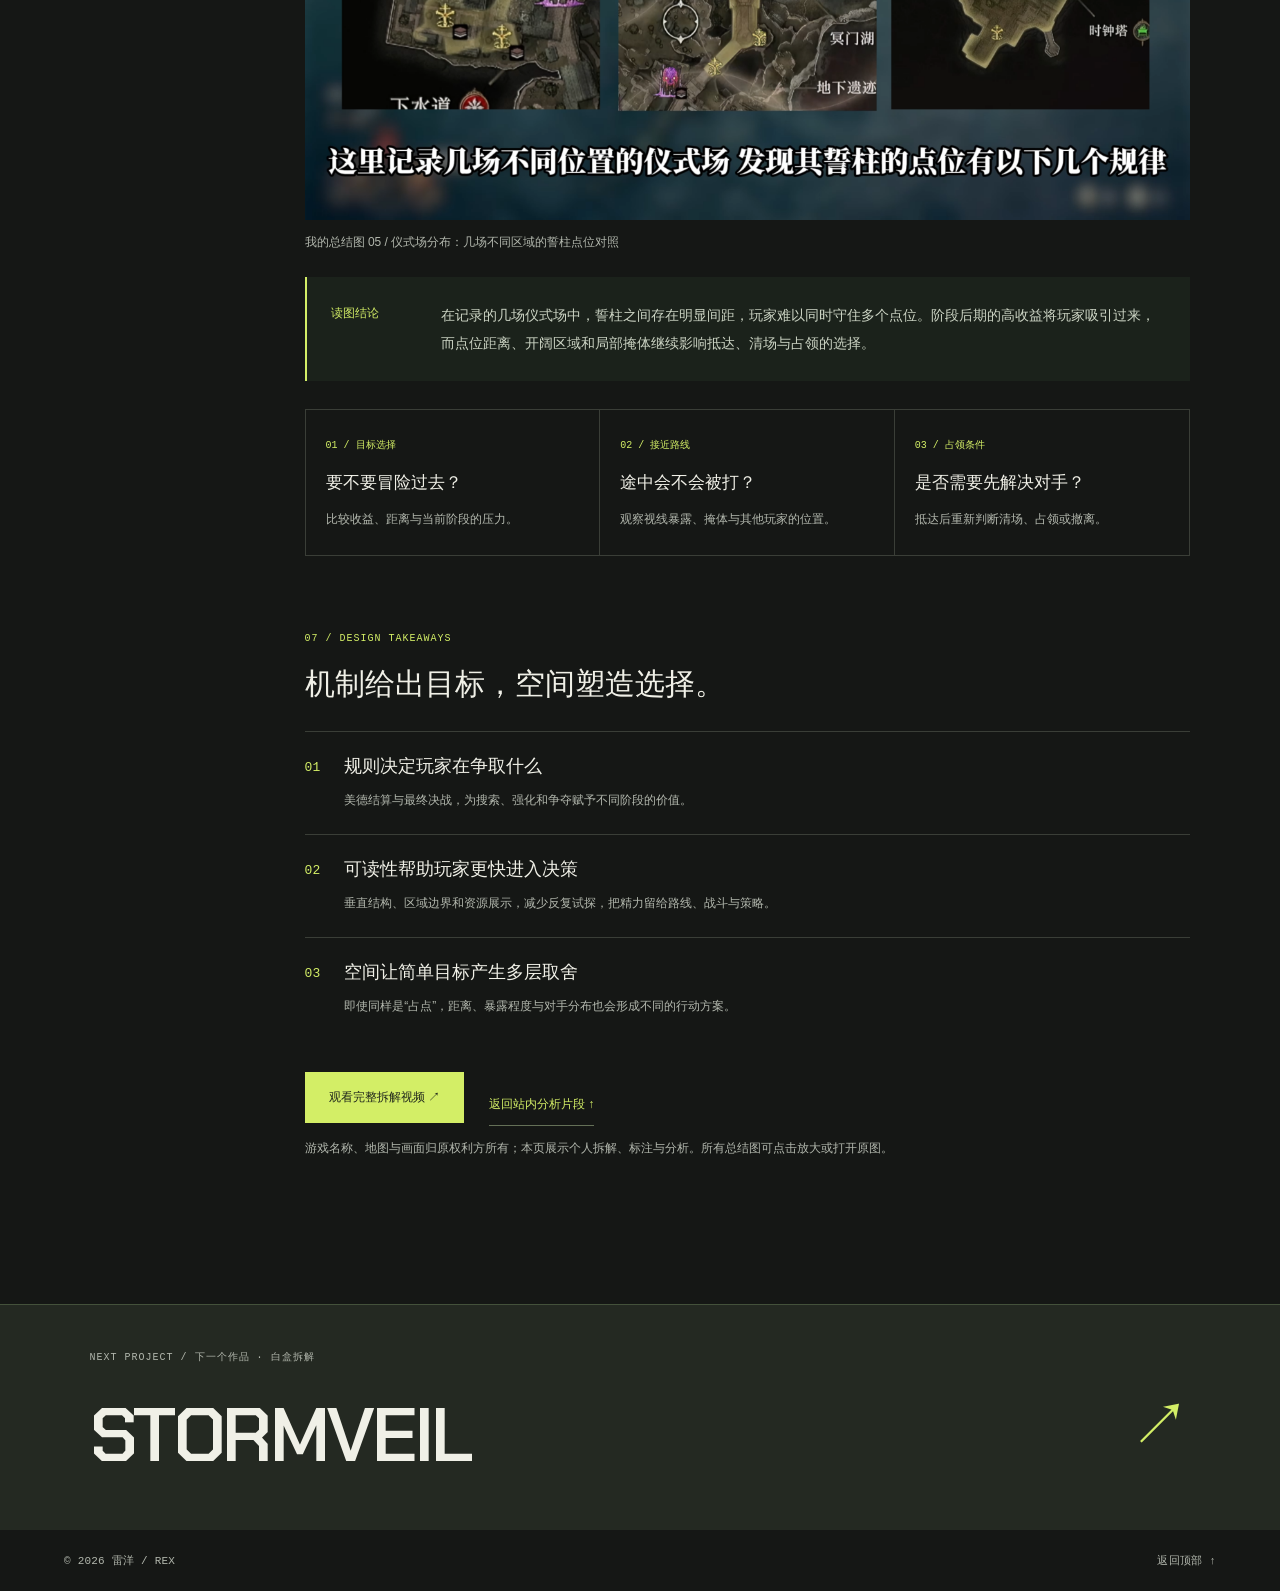
<file: docs/duskbloods.html>
<!doctype html><html lang="zh-CN"><head><meta charset="utf-8"><meta name="viewport" content="width=device-width,initial-scale=1"><meta name="theme-color" content="#101312"><meta name="description" content="雷洋 Rex 的游戏与关卡设计作品集，展示独立游戏、团队作品、关卡练习及设计研究。"><title>黄昏血族网测版体验拆解 | 雷洋 REX</title><link rel="icon" href="icon.svg" type="image/svg+xml"><link rel="stylesheet" href="style.css"></head><body id="top"><a class="skip" href="#main">跳转至内容</a><header class="nav"><a class="brand" href="index.html" aria-label="雷洋 Rex 首页">R<span class="brand-cross">+</span><span class="brand-text">REX / 雷洋<small>LEVEL & GAME DESIGN</small></span></a><nav aria-label="主导航"><a href="index.html#work">作品</a><a href="index.html#about">关于</a><a href="index.html#games">游戏经历</a><a href="index.html#contact">联系 ↗</a></nav></header><main id="main" class="dusk-study"><section class="analysis-header"><div class="analysis-heading"><a class="back-link" href="index.html#work">← 返回作品档案</a><span class="micro accent">PROJECT 02 / GAME ANALYSIS</span><span class="project-kind detail-kind">拆解分析</span><h1>黄昏血族<span>THE DUSKBLOODS</span></h1><p class="analysis-subtitle">从地图设计的角度，<br>拆解网测版的游玩体验。</p><div class="analysis-tags"><span>规则 × 空间</span><span>动线与资源</span><span>占点博弈</span></div></div><div class="analysis-video"><a href="#video" aria-label="在本页观看 09:26—11:00 地图分析片段"><img src="assets/dusk-cover.jpg" alt="黄昏血族网测版体验拆解视频封面" fetchpriority="high"><span class="watch-badge">▶ 站内观看分析片段 ↓</span></a><p>网测版体验拆解 · 原视频 09:26—11:00<span>VIDEO EXCERPT / 01:34</span></p></div></section><div class="project-spec"><div><span>作品标签</span>拆解分析</div><div><span>研究范围</span>网测版 / 个人体验</div><div><span>分析产出</span>视频讲解 / 地图标注 / 文字总结</div><div><span>核心问题</span>地图如何服务于分数竞速？</div></div><div class="detail-layout"><aside aria-label="拆解章节"><a href="#overview">拆解概述</a><a href="#rules">比赛阶段</a><a href="#video">站内视频 · 01:34</a><a href="#space">正负空间分析</a><a href="#decisions">动线与资源</a><a href="#ritual">仪式场与博弈</a><a href="#takeaways">设计总结</a><a href="https://www.bilibili.com/video/BV1ZYx56TEiY/" target="_blank" rel="noopener">B 站完整视频 ↗</a></aside><div class="detail-body"><section id="overview"><span class="micro accent">01 / ANALYSIS OVERVIEW</span><h2>先理解目标，再读懂地图。</h2><p class="lead">我从网测版的比赛规则出发，将自己的地图标注、视频讲解与体验总结放在一起，分析玩家为什么往高处走、在哪里驻留，以及什么时候会主动寻找对抗。</p><div class="analysis-thesis"><span class="micro">MY THESIS / 核心判断</span><p>搜图同时服务于两个目标：<strong>积累美德，争取晋级；强化角色，为最终决战做准备。</strong>地图的可读性、资源密度和争夺目标，围绕这两个目标组织玩家的选择。</p></div><p class="caption">内容来自个人网测版体验报告、视频稿和总结图。地图标注结合体验与参考资料整理，可能存在误差；对设计意图的解释属于个人推演。</p></section><section id="rules"><span class="micro accent">02 / MATCH STRUCTURE</span><h2>从搜图发育，走向最终死斗。</h2><figure class="analysis-figure"><button class="zoom" data-image="assets/dusk-stages.png" data-caption="我的总结图 01 / 比赛阶段：搜图发育期 → 阶段淘汰 → 最终死斗" aria-label="放大查看：我的总结图 01 / 比赛阶段：搜图发育期 → 阶段淘汰 → 最终死斗"><img src="assets/dusk-stages.png" width="2560" height="1440" alt="我的总结图 01 / 比赛阶段：搜图发育期 → 阶段淘汰 → 最终死斗" loading="lazy"><span class="zoom-hint">查看总结原图 ↗</span></button><figcaption>我的总结图 01 / 比赛阶段：搜图发育期 → 阶段淘汰 → 最终死斗</figcaption></figure><div class="study-reading"><span>读图结论</span><p>前三阶段以搜图发育为主，在第二、第三阶段末分别淘汰 2 人和 3 人，最终由 3 名玩家进入决战。美德排名的压力，让探索收益和时间成本成为路线选择的重要依据。</p></div><p class="study-text">我的关注点是目标如何变化：前期可以积累资源、熟悉空间；越接近阶段结算，越需要评估继续搜索、争夺仪式场或参与战斗是否划算。单次交战的意义，也要放回整局的晋级目标中理解。</p></section><section id="video"><span class="micro accent">03 / VIDEO ANALYSIS · 09:26—11:00</span><h2>看一段分析：正负空间如何引导玩家。</h2><p class="lead">这段讲解从地图上的建筑区与野外区域展开，结合正负空间标注，讨论高度、连通关系、资源密度与 Boss 分布如何影响玩家的驻留和流动。</p><video controls playsinline preload="none" poster="assets/dusk-positive-space.png" aria-label="黄昏血族地图正负空间分析，时长 1 分 34 秒"><source src="assets/dusk-analysis-0926-1100.mp4" type="video/mp4">你的浏览器不支持视频播放。<a href="assets/dusk-analysis-0926-1100.mp4">下载分析片段</a></video><div class="video-context"><p>原视频 09:26—11:00 · 片段时长 01:34 · 支持全屏播放</p><a href="https://www.bilibili.com/video/BV1ZYx56TEiY/" target="_blank" rel="noopener">观看 B 站完整拆解 ↗</a></div><div class="clip-reading"><span class="micro accent">观看重点</span><p>① 建筑区提供哪些信息与路线优势？<br>② 野外区域如何承载不同的风险与收益？<br>③ 两种空间的差异，怎样转化为玩家的行动选择？</p></div></section><section id="space"><span class="micro accent">04 / POSITIVE & NEGATIVE SPACE</span><h2>两种空间，形成不同的行动倾向。</h2><p class="lead">在这份拆解中，我用“正空间”和“负空间”区分建筑群与野外地形。两者的差异不只在外观，更体现在获取信息、移动和搜集资源的方式上。</p><article class="study-block"><div class="study-label"><span>01 / POSITIVE SPACE</span><h3>正空间：建筑区的秩序与密度</h3></div><figure class="analysis-figure"><button class="zoom" data-image="assets/dusk-positive-space.png" data-caption="我的总结图 02 / 正空间：有序、对称、整齐；高处、连通多、资源密布" aria-label="放大查看：我的总结图 02 / 正空间：有序、对称、整齐；高处、连通多、资源密布"><img src="assets/dusk-positive-space.png" width="2560" height="1440" alt="我的总结图 02 / 正空间：有序、对称、整齐；高处、连通多、资源密布" loading="lazy"><span class="zoom-hint">查看总结原图 ↗</span></button><figcaption>我的总结图 02 / 正空间：有序、对称、整齐；高处、连通多、资源密布</figcaption></figure><div class="study-reading"><span>我的观察</span><p>教堂、房屋、钟楼等建筑区提供高处和多条连通路径。结合连续跳跃，玩家可以在移动中读取周边信息；相对有序、对称的结构降低理解负担，密集资源与遮挡则增加驻留搜索的吸引力。</p></div></article><article class="study-block"><div class="study-label"><span>02 / NEGATIVE SPACE</span><h3>负空间：野外区域的暴露与挑战</h3></div><figure class="analysis-figure"><button class="zoom" data-image="assets/dusk-negative-space.png" data-caption="我的总结图 03 / 负空间：形态不规则；低处、连通少、多 Boss" aria-label="放大查看：我的总结图 03 / 负空间：形态不规则；低处、连通少、多 Boss"><img src="assets/dusk-negative-space.png" width="2560" height="1440" alt="我的总结图 03 / 负空间：形态不规则；低处、连通少、多 Boss" loading="lazy"><span class="zoom-hint">查看总结原图 ↗</span></button><figcaption>我的总结图 03 / 负空间：形态不规则；低处、连通少、多 Boss</figcaption></figure><div class="study-reading"><span>我的观察</span><p>湖泊、平地、废墟等区域的形态更不规则，地势和连通关系与建筑区形成对比。较少的遮挡使行踪更容易暴露；Boss 与部分高价值目标则为玩家提供主动进入这些区域的理由。</p></div></article><div class="analysis-thesis"><span class="micro">DESIGN INTERPRETATION</span><p>我的结论是：<strong>高度、连通性、资源和遮挡共同改变空间的吸引力。</strong>清晰的区域边界帮助玩家快速判断“适合搜索”还是“值得冒险挑战”，把注意力留给下一步的决策。</p></div></section><section id="decisions"><span class="micro accent">05 / ROUTES & RESOURCES</span><h2>让搜集发生在赶路途中。</h2><figure class="analysis-figure"><button class="zoom" data-image="assets/dusk-resources-map.png" data-caption="我的总结图 04 / 资源点分布：道具、小灯、血袋翁与技能点等位置标注" aria-label="放大查看：我的总结图 04 / 资源点分布：道具、小灯、血袋翁与技能点等位置标注"><img src="assets/dusk-resources-map.png" width="2560" height="1440" alt="我的总结图 04 / 资源点分布：道具、小灯、血袋翁与技能点等位置标注" loading="lazy"><span class="zoom-hint">查看总结原图 ↗</span></button><figcaption>我的总结图 04 / 资源点分布：道具、小灯、血袋翁与技能点等位置标注</figcaption></figure><div class="map-key" aria-label="资源点图例"><span><i class="key-dot"></i>道具 / 小灯等资源</span><span><i class="key-triangle"></i>血袋翁</span><span><i class="key-star">★</i>技能点 / 大灯点</span></div><div class="study-reading"><span>读图结论</span><p>资源沿主要动线分布，玩家可以在抵达目标的过程中顺路拾取。我的视频稿进一步关注高处路线与较少分叉的组合：既保留观察优势，也减少途中反复选择路径的注意力消耗。</p></div><p class="study-text">重要道具的亮度和摆放位置同样参与引导。显眼、相对开阔的展示位置，让玩家更容易先发现目标，再判断是否值得前往。体验因此从担心“有没有漏掉”，转向评估“要不要拿”。</p></section><section id="ritual"><span class="micro accent">06 / RITUAL & SPATIAL DECISIONS</span><h2>用分散点位，为占点留下取舍。</h2><figure class="analysis-figure"><button class="zoom" data-image="assets/dusk-ritual-map.png" data-caption="我的总结图 05 / 仪式场分布：几场不同区域的誓柱点位对照" aria-label="放大查看：我的总结图 05 / 仪式场分布：几场不同区域的誓柱点位对照"><img src="assets/dusk-ritual-map.png" width="2560" height="1440" alt="我的总结图 05 / 仪式场分布：几场不同区域的誓柱点位对照" loading="lazy"><span class="zoom-hint">查看总结原图 ↗</span></button><figcaption>我的总结图 05 / 仪式场分布：几场不同区域的誓柱点位对照</figcaption></figure><div class="study-reading"><span>读图结论</span><p>在记录的几场仪式场中，誓柱之间存在明显间距，玩家难以同时守住多个点位。阶段后期的高收益将玩家吸引过来，而点位距离、开阔区域和局部掩体继续影响抵达、清场与占领的选择。</p></div><ol class="decision-chain"><li><span>01 / 目标选择</span><strong>要不要冒险过去？</strong><p>比较收益、距离与当前阶段的压力。</p></li><li><span>02 / 接近路线</span><strong>途中会不会被打？</strong><p>观察视线暴露、掩体与其他玩家的位置。</p></li><li><span>03 / 占领条件</span><strong>是否需要先解决对手？</strong><p>抵达后重新判断清场、占领或撤离。</p></li></ol></section><section id="takeaways"><span class="micro accent">07 / DESIGN TAKEAWAYS</span><h2>机制给出目标，空间塑造选择。</h2><div class="takeaway-list"><article><span>01</span><div><h3>规则决定玩家在争取什么</h3><p>美德结算与最终决战，为搜索、强化和争夺赋予不同阶段的价值。</p></div></article><article><span>02</span><div><h3>可读性帮助玩家更快进入决策</h3><p>垂直结构、区域边界和资源展示，减少反复试探，把精力留给路线、战斗与策略。</p></div></article><article><span>03</span><div><h3>空间让简单目标产生多层取舍</h3><p>即使同样是“占点”，距离、暴露程度与对手分布也会形成不同的行动方案。</p></div></article></div><div class="download-row"><a class="solid-link" href="https://www.bilibili.com/video/BV1ZYx56TEiY/" target="_blank" rel="noopener">观看完整拆解视频 ↗</a><a class="text-link" href="#video">返回站内分析片段 ↑</a></div><p class="caption">游戏名称、地图与画面归原权利方所有；本页展示个人拆解、标注与分析。所有总结图可点击放大或打开原图。</p></section></div></div><a class="next-project" href="stormveil.html"><span class="micro">NEXT PROJECT / 下一个作品 · 白盒拆解</span><strong>STORMVEIL</strong><span>↗</span></a></main><footer><span>© 2026 雷洋 / REX</span><a href="#top">返回顶部 ↑</a></footer><dialog id="lightbox" aria-label="图片放大查看"><div class="lightbox-bar"><span id="imageCaption"></span><a id="originalImage" target="_blank" rel="noopener">打开原图 ↗</a><button id="closeImage" aria-label="关闭图片">关闭 ×</button></div><div class="lightbox-scroll"><img id="largeImage" alt=""></div></dialog><div class="toast" role="status" aria-live="polite" id="toast"></div><script src="app.js"></script></body></html>
</file>
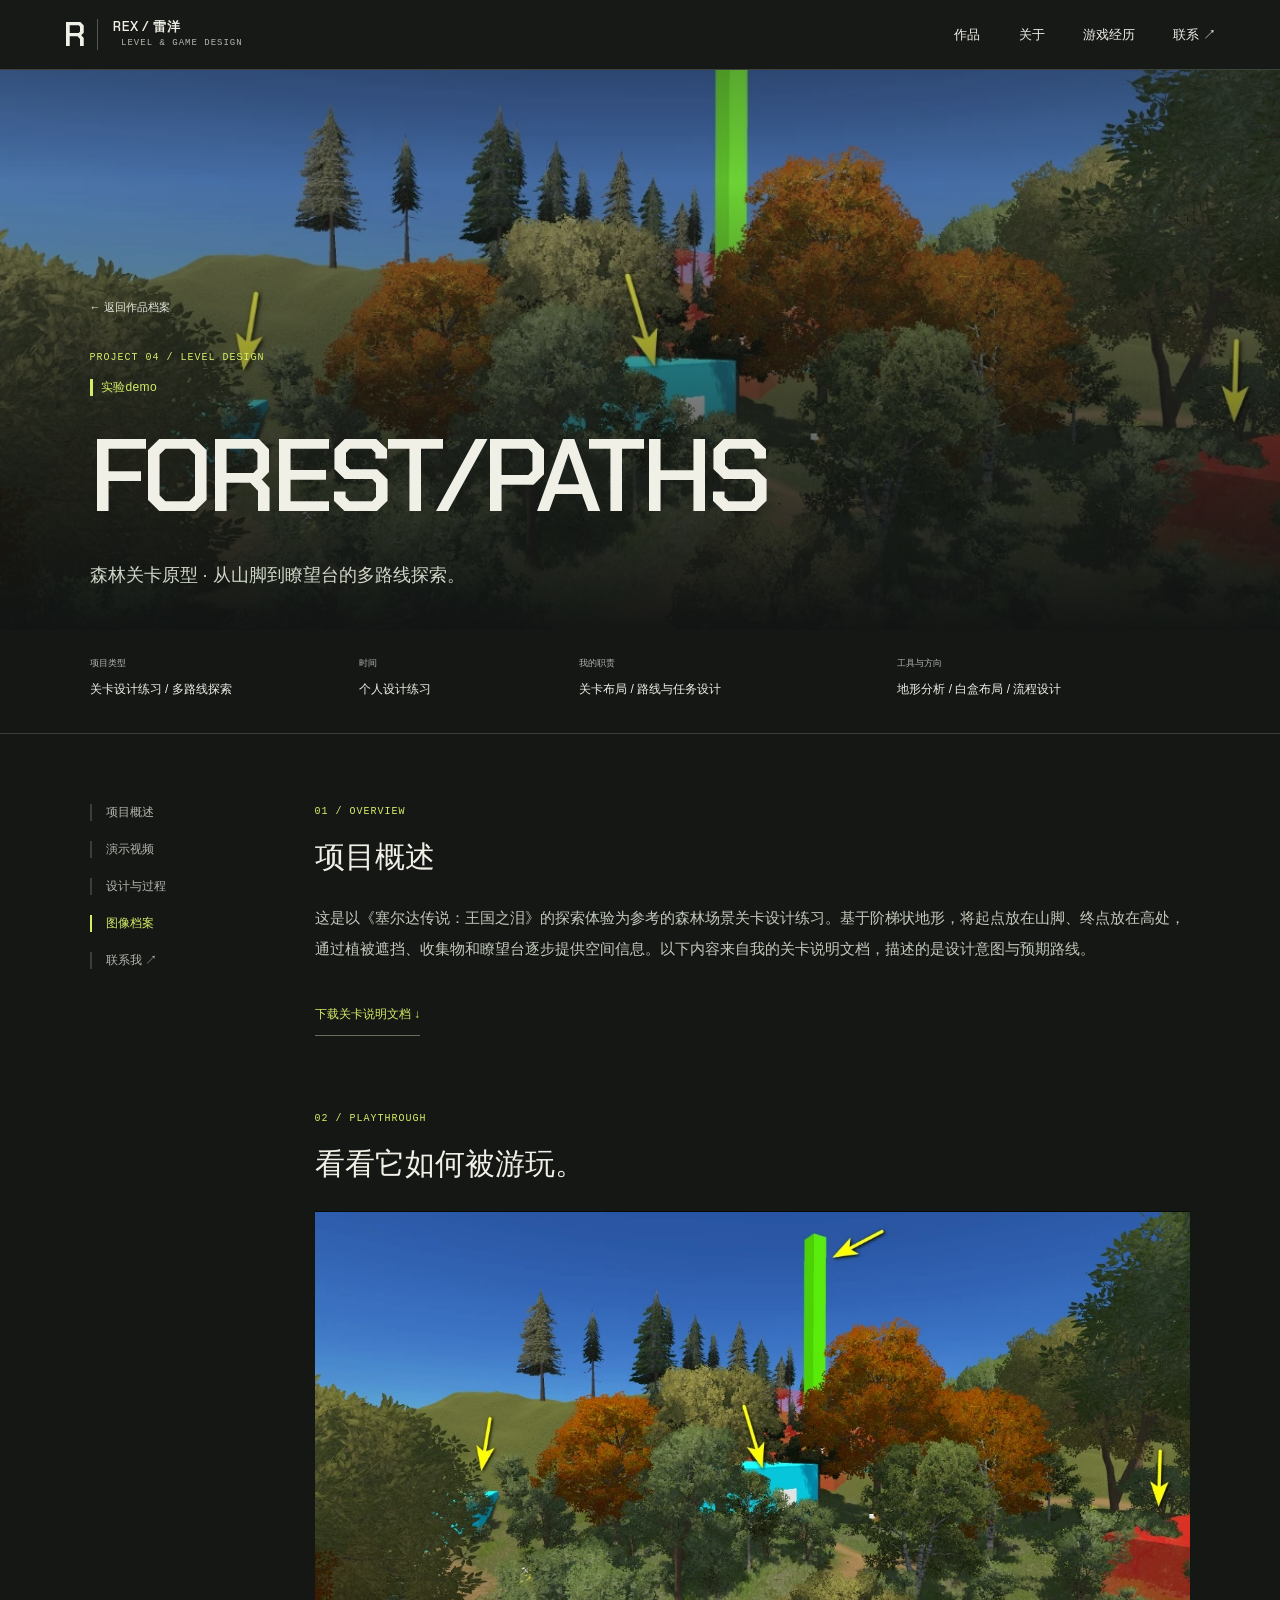
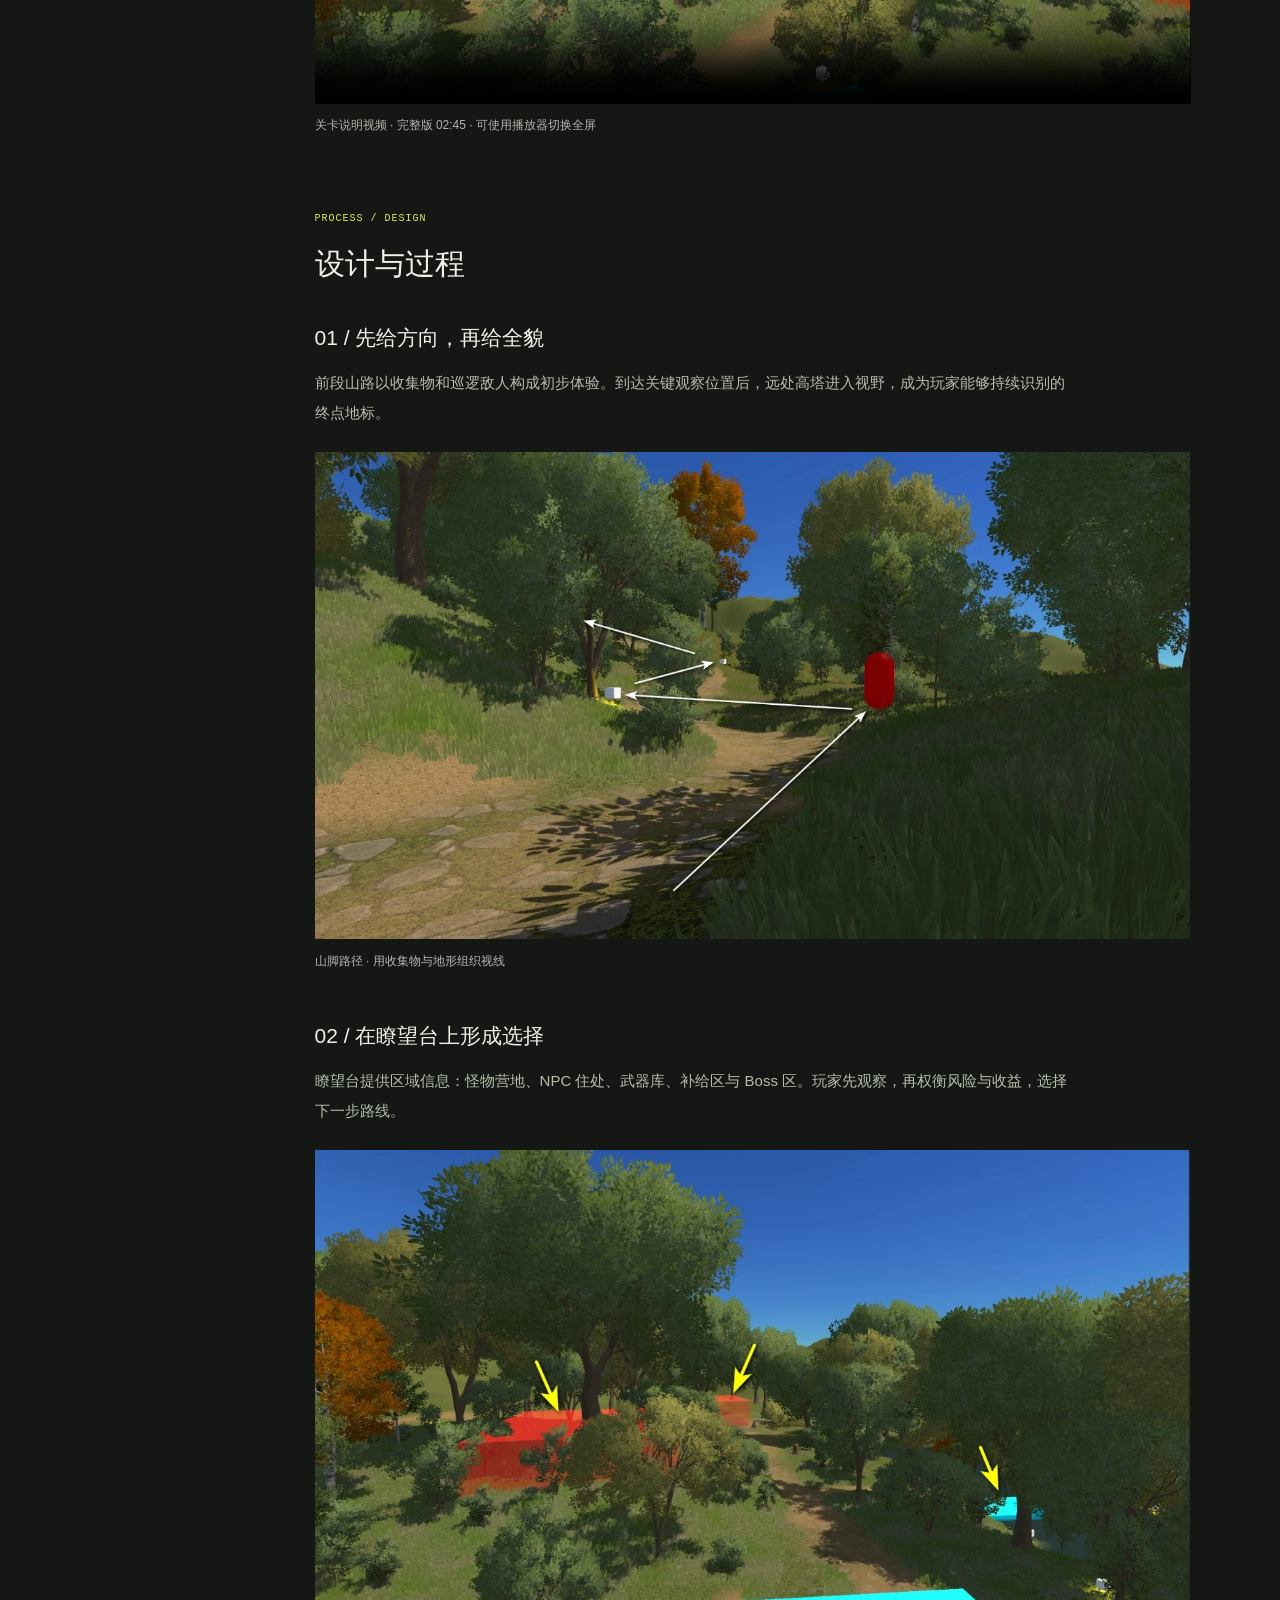
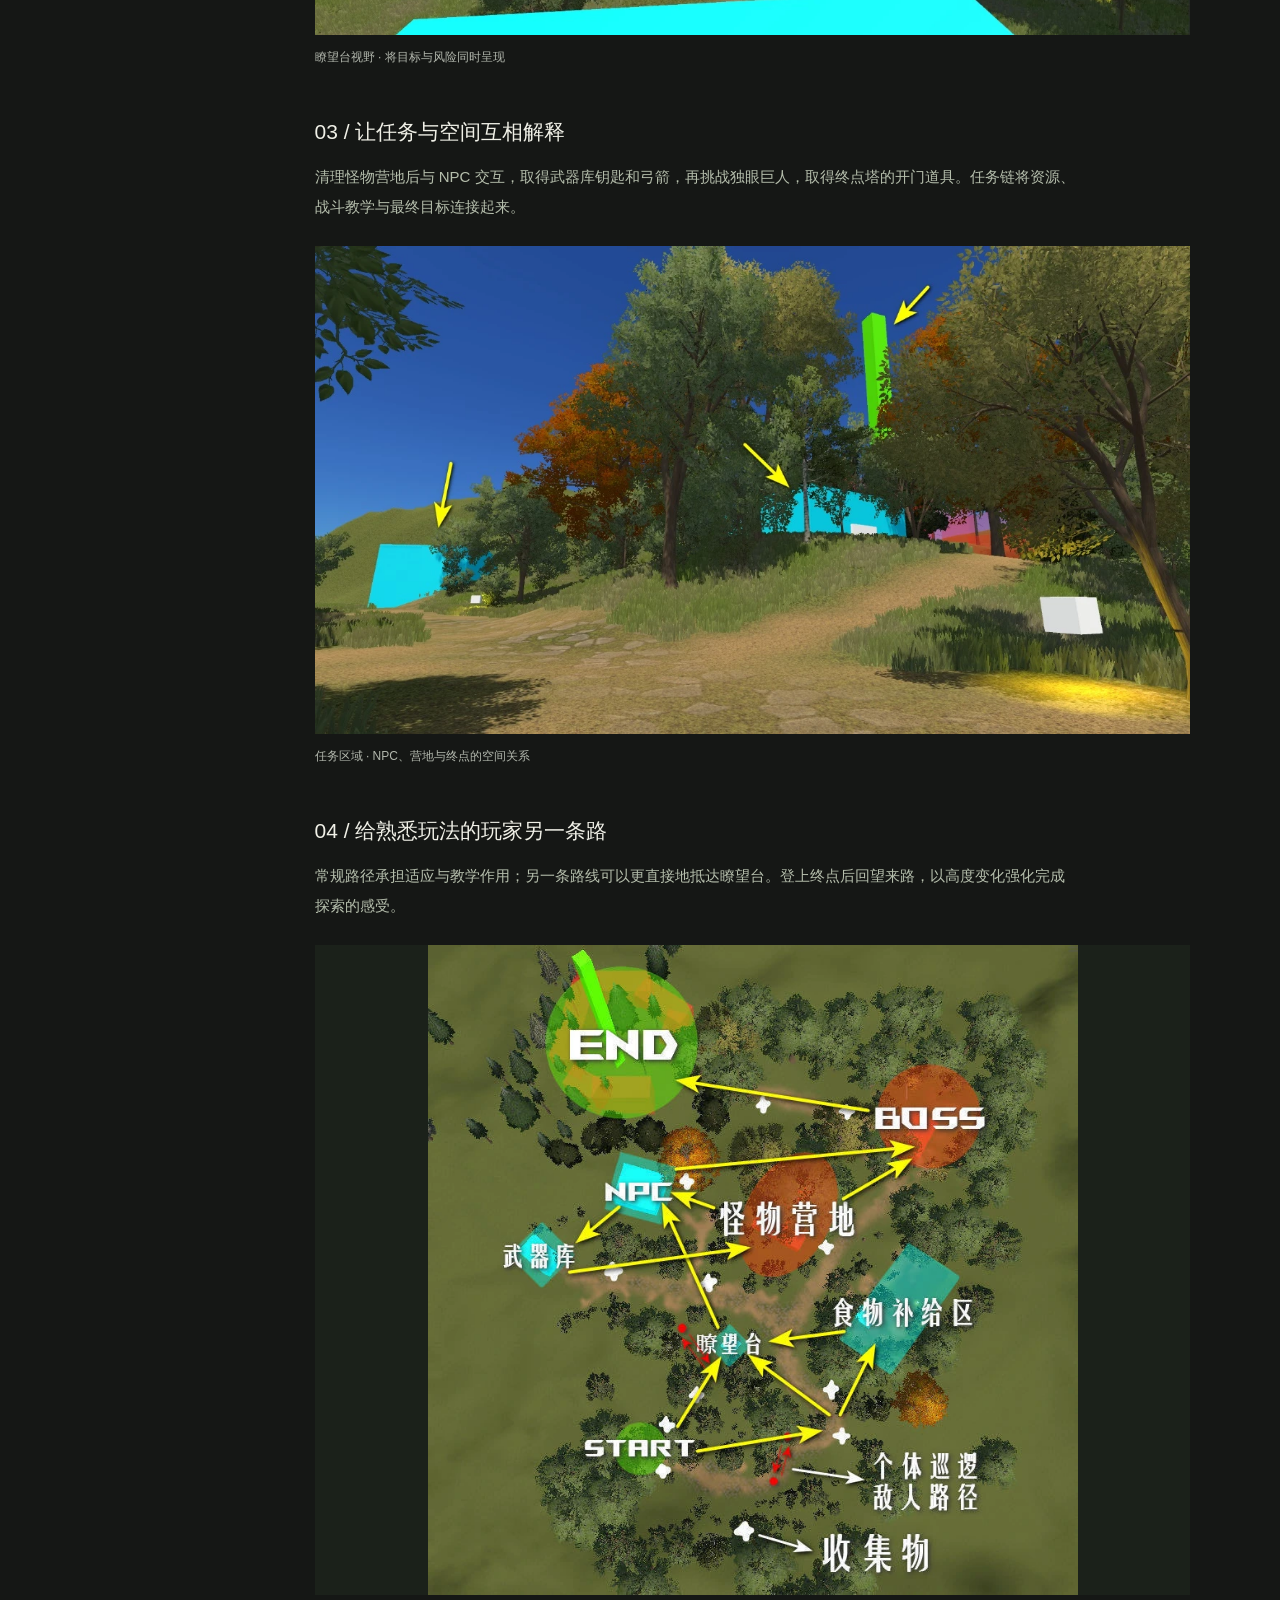
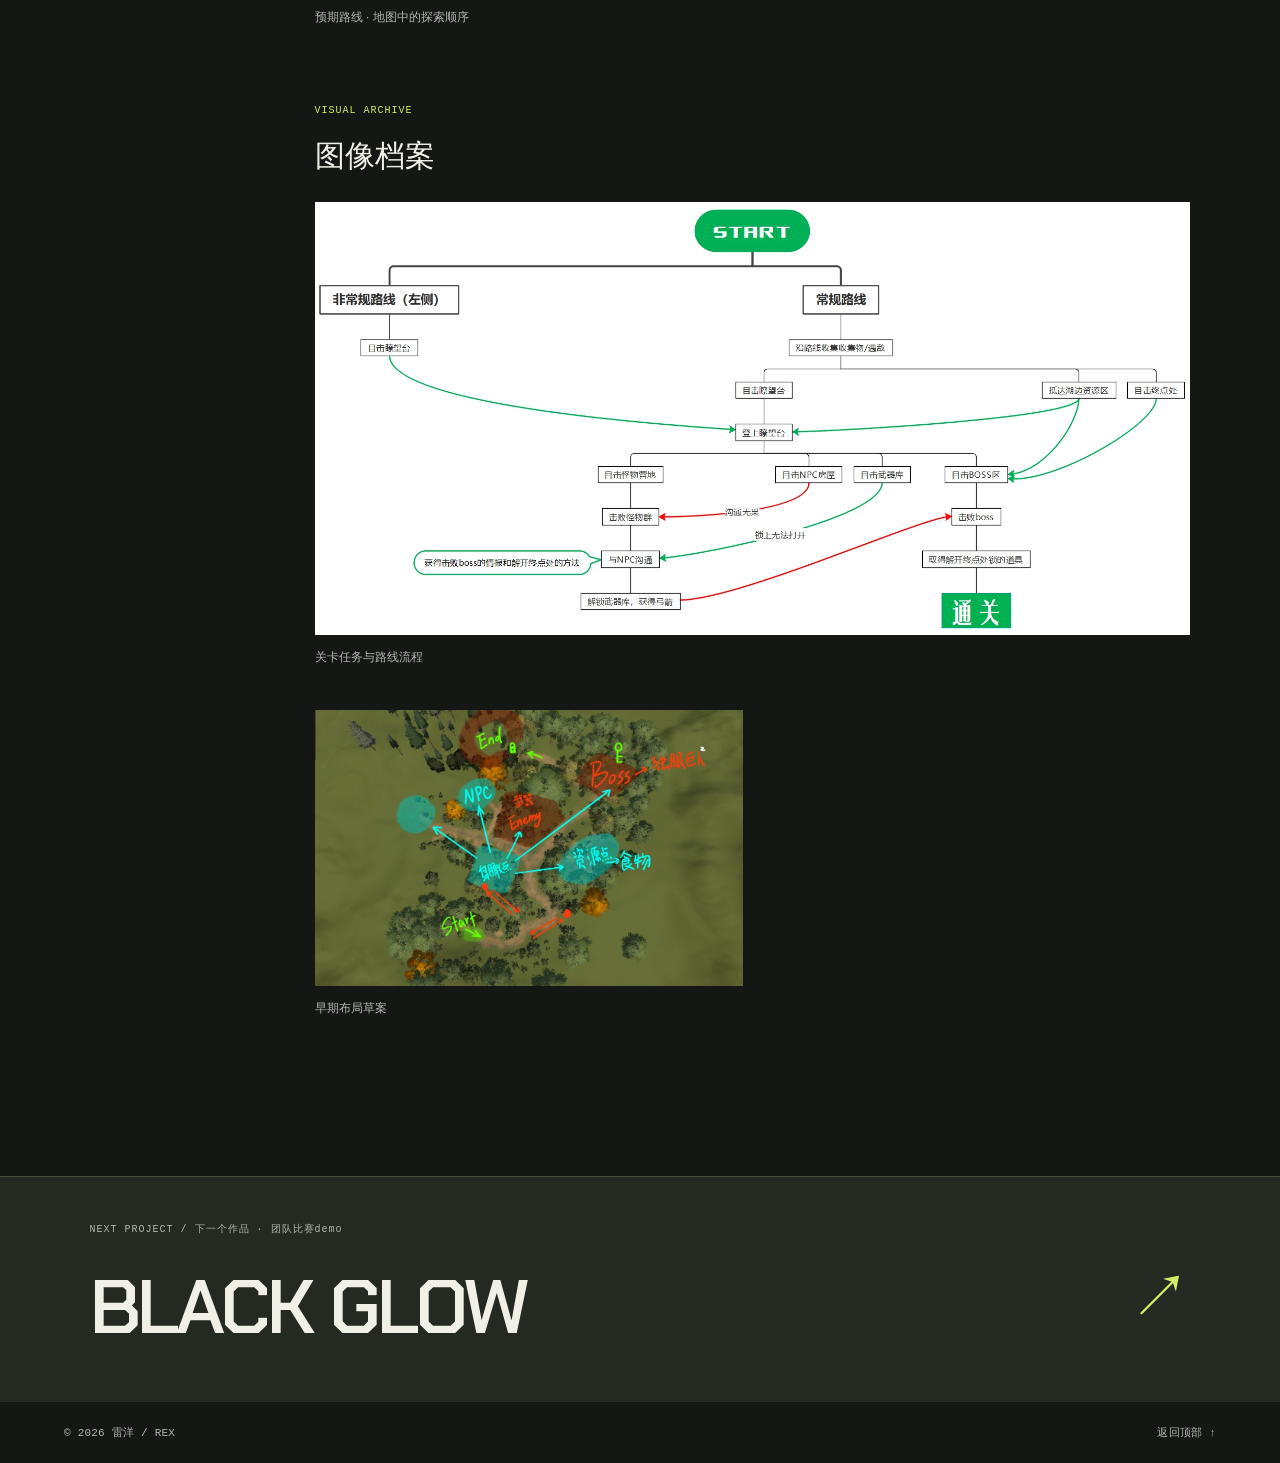
<file: docs/forest.html>
<!doctype html><html lang="zh-CN"><head><meta charset="utf-8"><meta name="viewport" content="width=device-width,initial-scale=1"><meta name="theme-color" content="#101312"><meta name="description" content="雷洋 Rex 的游戏与关卡设计作品集，展示独立游戏、团队作品、关卡练习及设计研究。"><title>FOREST/PATHS | 雷洋 REX</title><link rel="icon" href="icon.svg" type="image/svg+xml"><link rel="stylesheet" href="style.css"></head><body id="top"><a class="skip" href="#main">跳转至内容</a><header class="nav"><a class="brand" href="index.html" aria-label="雷洋 Rex 首页">R<span class="brand-cross">+</span><span class="brand-text">REX / 雷洋<small>LEVEL & GAME DESIGN</small></span></a><nav aria-label="主导航"><a href="index.html#work">作品</a><a href="index.html#about">关于</a><a href="index.html#games">游戏经历</a><a href="index.html#contact">联系 ↗</a></nav></header><main id="main"><section class="detail-hero"><img src="assets/forest-cover.webp" alt="FOREST/PATHS 项目封面" fetchpriority="high"><div class="detail-hero-shade"></div><div class="detail-title"><a class="back-link" href="index.html#work">← 返回作品档案</a><span class="micro accent">PROJECT 04 / LEVEL DESIGN</span><span class="project-kind detail-kind">实验demo</span><h1>FOREST/PATHS</h1><p>森林关卡原型 · 从山脚到瞭望台的多路线探索。</p></div></section><div class="project-spec"><div><span>项目类型</span>关卡设计练习 / 多路线探索</div><div><span>时间</span>个人设计练习</div><div><span>我的职责</span>关卡布局 / 路线与任务设计</div><div><span>工具与方向</span>地形分析 / 白盒布局 / 流程设计</div></div><div class="detail-layout"><aside aria-label="项目章节"><a href="#overview">项目概述</a><a href="#video">演示视频</a><a href="#design">设计与过程</a><a href="#gallery">图像档案</a><a href="index.html#contact">联系我 ↗</a></aside><div class="detail-body"><section id="overview"><span class="micro accent">01 / OVERVIEW</span><h2>项目概述</h2><p class="lead">这是以《塞尔达传说：王国之泪》的探索体验为参考的森林场景关卡设计练习。基于阶梯状地形，将起点放在山脚、终点放在高处，通过植被遮挡、收集物和瞭望台逐步提供空间信息。以下内容来自我的关卡说明文档，描述的是设计意图与预期路线。</p><a class="text-link" href="assets/forest-design.docx" download>下载关卡说明文档 ↓</a></section><section id="video"><span class="micro accent">02 / PLAYTHROUGH</span><h2>看看它如何被游玩。</h2><video controls playsinline preload="none" poster="assets/forest-cover.webp"><source src="assets/forest.mp4" type="video/mp4">你的浏览器不支持视频播放。<a href="assets/forest.mp4">下载视频</a></video><p class="caption">关卡说明视频 · 完整版 02:45 · 可使用播放器切换全屏</p></section><section id="design"><span class="micro accent">PROCESS / DESIGN</span><h2>设计与过程</h2><article class="design-section"><h3>01 / 先给方向，再给全貌</h3><p>前段山路以收集物和巡逻敌人构成初步体验。到达关键观察位置后，远处高塔进入视野，成为玩家能够持续识别的终点地标。</p><figure class=""><button class="zoom" data-image="assets/forest-first.webp" data-caption="山脚路径 · 用收集物与地形组织视线" aria-label="放大查看：山脚路径 · 用收集物与地形组织视线"><img src="assets/forest-first.webp" alt="山脚路径 · 用收集物与地形组织视线" loading="lazy"><span class="zoom-hint">查看大图 ↗</span></button><figcaption>山脚路径 · 用收集物与地形组织视线</figcaption></figure></article><article class="design-section"><h3>02 / 在瞭望台上形成选择</h3><p>瞭望台提供区域信息：怪物营地、NPC 住处、武器库、补给区与 Boss 区。玩家先观察，再权衡风险与收益，选择下一步路线。</p><figure class=""><button class="zoom" data-image="assets/forest-view.webp" data-caption="瞭望台视野 · 将目标与风险同时呈现" aria-label="放大查看：瞭望台视野 · 将目标与风险同时呈现"><img src="assets/forest-view.webp" alt="瞭望台视野 · 将目标与风险同时呈现" loading="lazy"><span class="zoom-hint">查看大图 ↗</span></button><figcaption>瞭望台视野 · 将目标与风险同时呈现</figcaption></figure></article><article class="design-section"><h3>03 / 让任务与空间互相解释</h3><p>清理怪物营地后与 NPC 交互，取得武器库钥匙和弓箭，再挑战独眼巨人，取得终点塔的开门道具。任务链将资源、战斗教学与最终目标连接起来。</p><figure class=""><button class="zoom" data-image="assets/forest-choice.webp" data-caption="任务区域 · NPC、营地与终点的空间关系" aria-label="放大查看：任务区域 · NPC、营地与终点的空间关系"><img src="assets/forest-choice.webp" alt="任务区域 · NPC、营地与终点的空间关系" loading="lazy"><span class="zoom-hint">查看大图 ↗</span></button><figcaption>任务区域 · NPC、营地与终点的空间关系</figcaption></figure></article><article class="design-section"><h3>04 / 给熟悉玩法的玩家另一条路</h3><p>常规路径承担适应与教学作用；另一条路线可以更直接地抵达瞭望台。登上终点后回望来路，以高度变化强化完成探索的感受。</p><figure class=""><button class="zoom" data-image="assets/forest-map.webp" data-caption="预期路线 · 地图中的探索顺序" aria-label="放大查看：预期路线 · 地图中的探索顺序"><img src="assets/forest-map.webp" alt="预期路线 · 地图中的探索顺序" loading="lazy"><span class="zoom-hint">查看大图 ↗</span></button><figcaption>预期路线 · 地图中的探索顺序</figcaption></figure></article></section><section id="gallery"><span class="micro accent">VISUAL ARCHIVE</span><h2>图像档案</h2><div class="gallery"><figure class="tall-image"><button class="zoom" data-image="assets/forest-flow.webp" data-caption="关卡任务与路线流程" aria-label="放大查看：关卡任务与路线流程"><img src="assets/forest-flow.webp" alt="关卡任务与路线流程" loading="lazy"><span class="zoom-hint">查看大图 ↗</span></button><figcaption>关卡任务与路线流程</figcaption></figure><figure class=""><button class="zoom" data-image="assets/forest-plan.webp" data-caption="早期布局草案" aria-label="放大查看：早期布局草案"><img src="assets/forest-plan.webp" alt="早期布局草案" loading="lazy"><span class="zoom-hint">查看大图 ↗</span></button><figcaption>早期布局草案</figcaption></figure></div></section></div></div><a class="next-project" href="blackglow.html"><span class="micro">NEXT PROJECT / 下一个作品 · 团队比赛demo</span><strong>BLACK GLOW</strong><span>↗</span></a></main><footer><span>© 2026 雷洋 / REX</span><a href="#top">返回顶部 ↑</a></footer><dialog id="lightbox" aria-label="图片放大查看"><div class="lightbox-bar"><span id="imageCaption"></span><a id="originalImage" target="_blank" rel="noopener">打开原图 ↗</a><button id="closeImage" aria-label="关闭图片">关闭 ×</button></div><div class="lightbox-scroll"><img id="largeImage" alt=""></div></dialog><div class="toast" role="status" aria-live="polite" id="toast"></div><script src="app.js"></script></body></html>
</file>
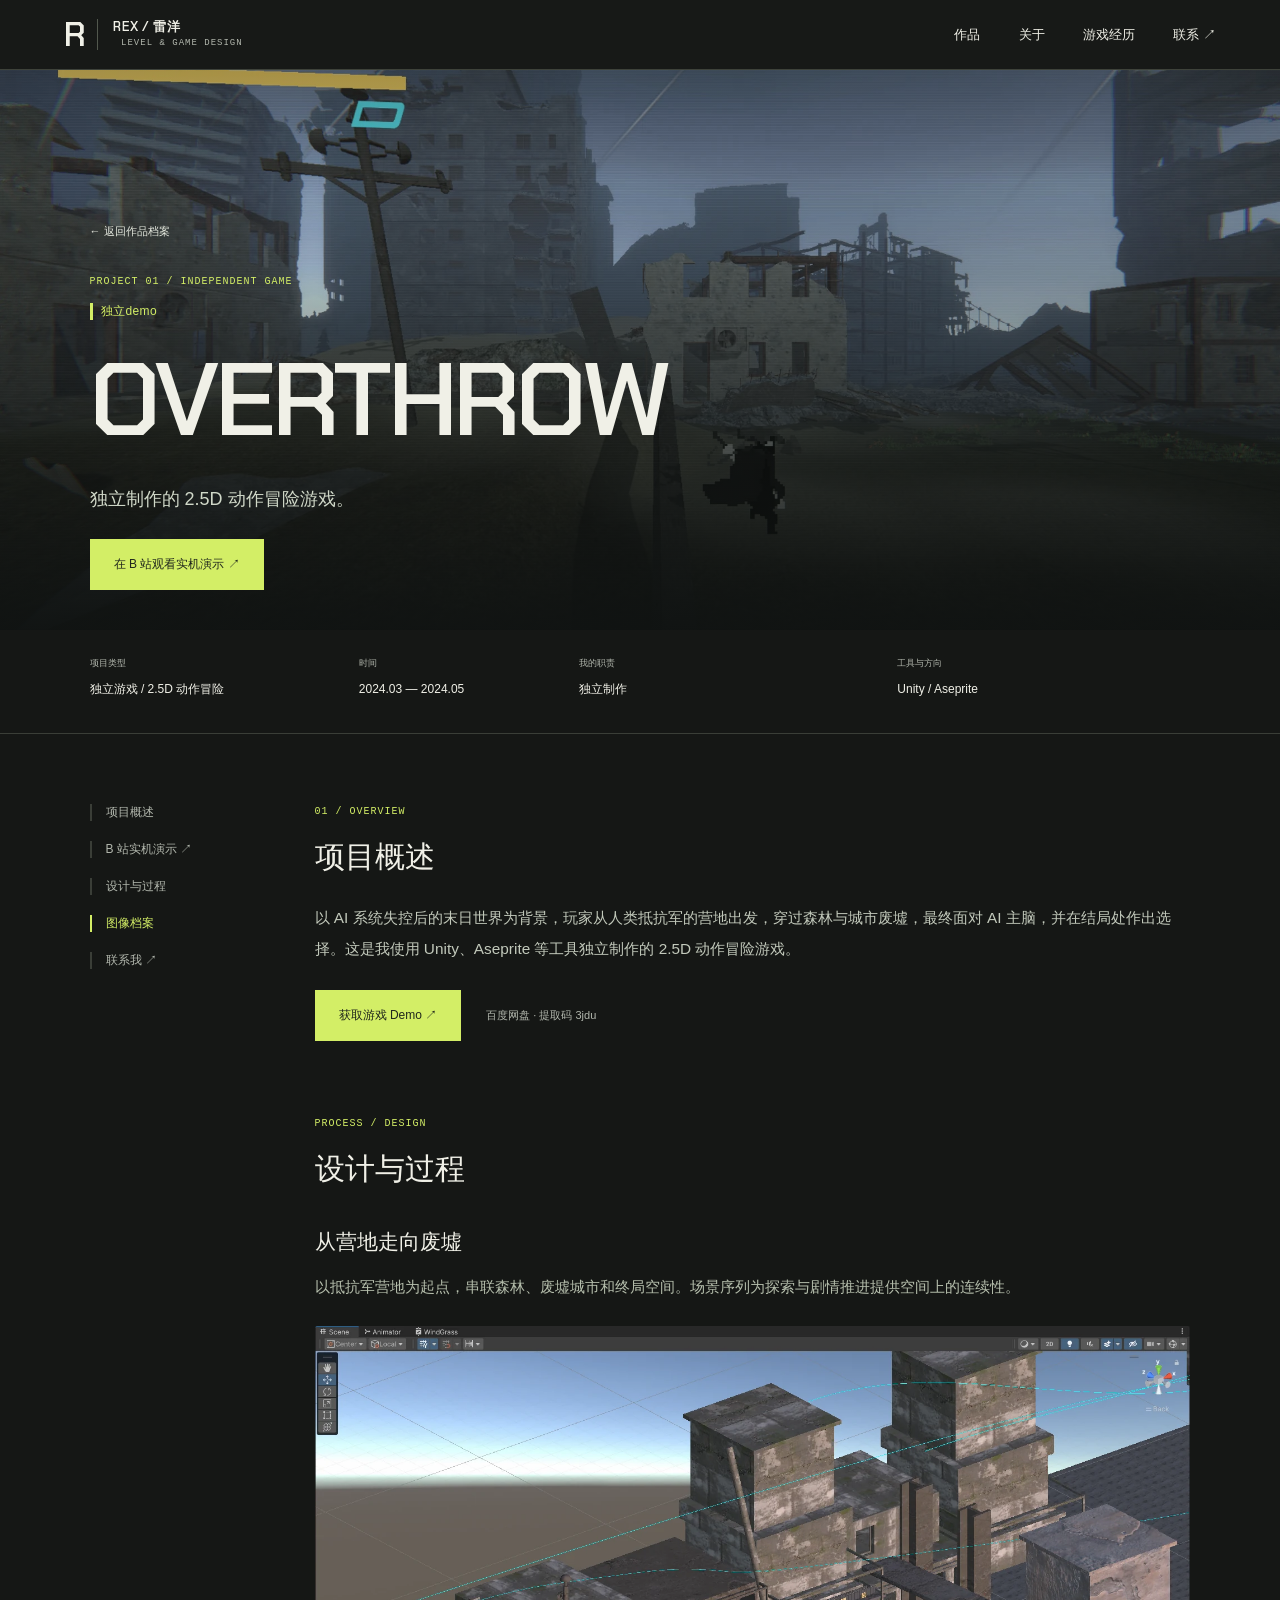
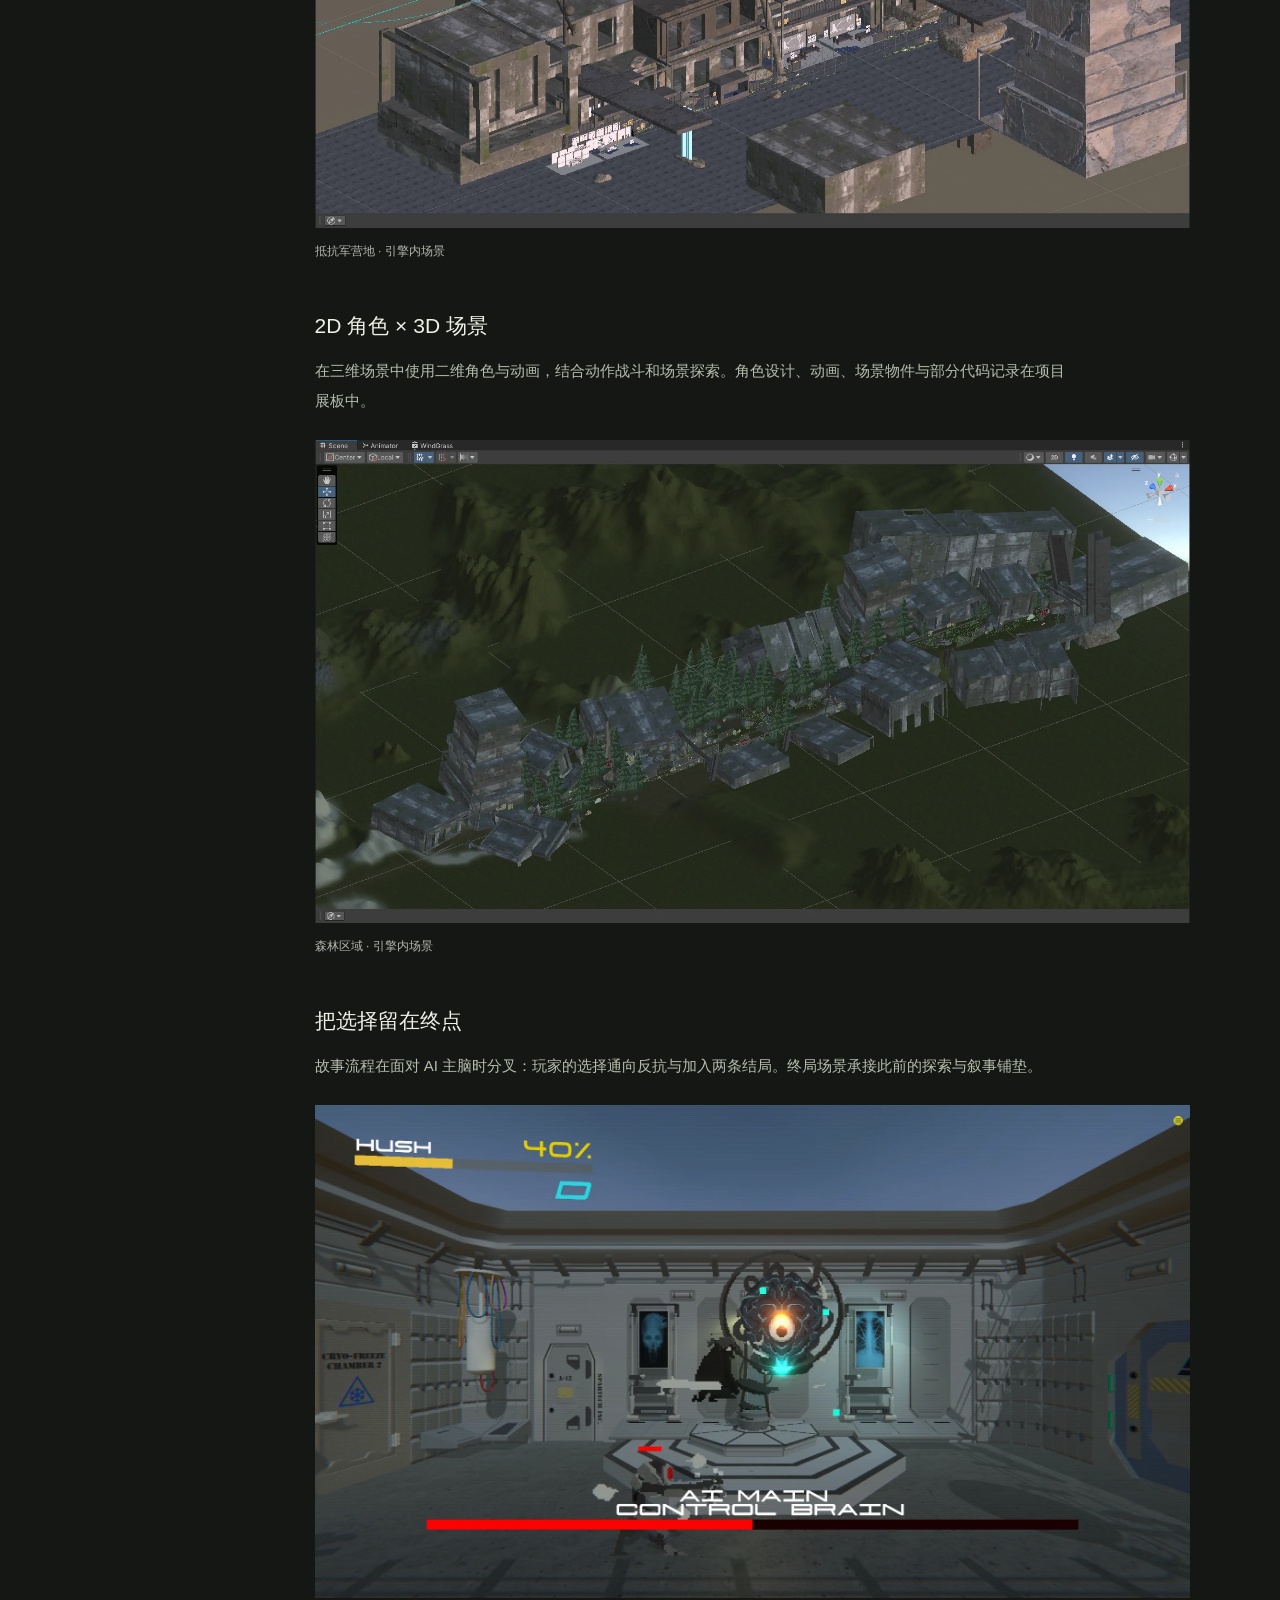
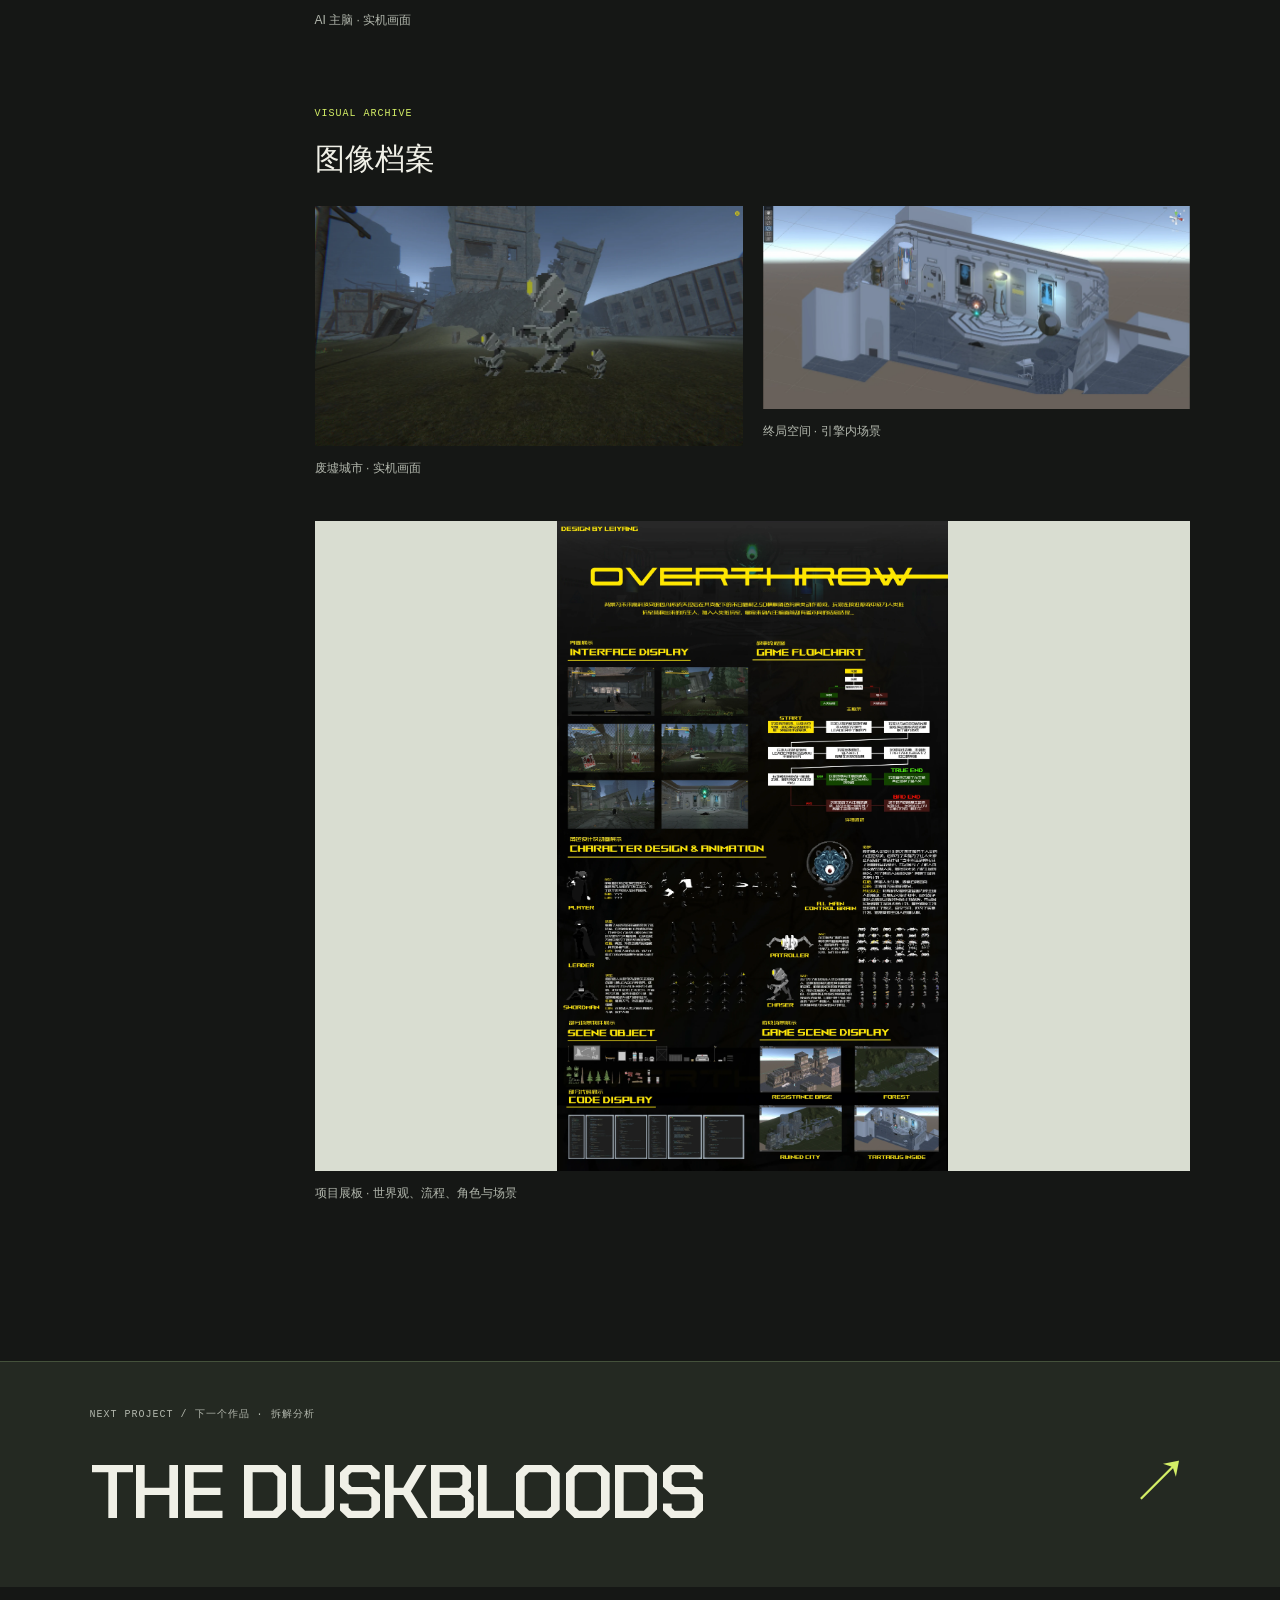
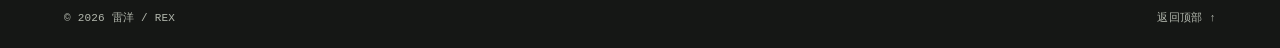
<file: docs/overthrow.html>
<!doctype html><html lang="zh-CN"><head><meta charset="utf-8"><meta name="viewport" content="width=device-width,initial-scale=1"><meta name="theme-color" content="#101312"><meta name="description" content="雷洋 Rex 的游戏与关卡设计作品集，展示独立游戏、团队作品、关卡练习及设计研究。"><title>OVERTHROW | 雷洋 REX</title><link rel="icon" href="icon.svg" type="image/svg+xml"><link rel="stylesheet" href="style.css"></head><body id="top"><a class="skip" href="#main">跳转至内容</a><header class="nav"><a class="brand" href="index.html" aria-label="雷洋 Rex 首页">R<span class="brand-cross">+</span><span class="brand-text">REX / 雷洋<small>LEVEL & GAME DESIGN</small></span></a><nav aria-label="主导航"><a href="index.html#work">作品</a><a href="index.html#about">关于</a><a href="index.html#games">游戏经历</a><a href="index.html#contact">联系 ↗</a></nav></header><main id="main"><section class="detail-hero"><img src="assets/overthrow-cover.webp" alt="OVERTHROW 项目封面" fetchpriority="high"><div class="detail-hero-shade"></div><div class="detail-title"><a class="back-link" href="index.html#work">← 返回作品档案</a><span class="micro accent">PROJECT 01 / INDEPENDENT GAME</span><span class="project-kind detail-kind">独立demo</span><h1>OVERTHROW</h1><p>独立制作的 2.5D 动作冒险游戏。</p>
    <div class="download-row">
      <a id="video" class="solid-link" href="https://www.bilibili.com/video/BV1Vi421Q7CY/" target="_blank" rel="noopener">在 B 站观看实机演示 ↗</a>
    </div></div></section><div class="project-spec"><div><span>项目类型</span>独立游戏 / 2.5D 动作冒险</div><div><span>时间</span>2024.03 — 2024.05</div><div><span>我的职责</span>独立制作</div><div><span>工具与方向</span>Unity / Aseprite</div></div><div class="detail-layout"><aside aria-label="项目章节"><a href="#overview">项目概述</a><a href="https://www.bilibili.com/video/BV1Vi421Q7CY/" target="_blank" rel="noopener">B 站实机演示 ↗</a><a href="#design">设计与过程</a><a href="#gallery">图像档案</a><a href="index.html#contact">联系我 ↗</a></aside><div class="detail-body"><section id="overview"><span class="micro accent">01 / OVERVIEW</span><h2>项目概述</h2><p class="lead">以 AI 系统失控后的末日世界为背景，玩家从人类抵抗军的营地出发，穿过森林与城市废墟，最终面对 AI 主脑，并在结局处作出选择。这是我使用 Unity、Aseprite 等工具独立制作的 2.5D 动作冒险游戏。</p><div class="download-row"><a class="solid-link" href="https://pan.baidu.com/s/1uefYPcbbGcqw0G5BgDoRWQ?pwd=3jdu" target="_blank" rel="noopener">获取游戏 Demo ↗</a><span>百度网盘 · 提取码 3jdu</span></div></section><section id="design"><span class="micro accent">PROCESS / DESIGN</span><h2>设计与过程</h2><article class="design-section"><h3>从营地走向废墟</h3><p>以抵抗军营地为起点，串联森林、废墟城市和终局空间。场景序列为探索与剧情推进提供空间上的连续性。</p><figure class=""><button class="zoom" data-image="assets/overthrow-base.webp" data-caption="抵抗军营地 · 引擎内场景" aria-label="放大查看：抵抗军营地 · 引擎内场景"><img src="assets/overthrow-base.webp" alt="抵抗军营地 · 引擎内场景" loading="lazy"><span class="zoom-hint">查看大图 ↗</span></button><figcaption>抵抗军营地 · 引擎内场景</figcaption></figure></article><article class="design-section"><h3>2D 角色 × 3D 场景</h3><p>在三维场景中使用二维角色与动画，结合动作战斗和场景探索。角色设计、动画、场景物件与部分代码记录在项目展板中。</p><figure class=""><button class="zoom" data-image="assets/overthrow-forest.webp" data-caption="森林区域 · 引擎内场景" aria-label="放大查看：森林区域 · 引擎内场景"><img src="assets/overthrow-forest.webp" alt="森林区域 · 引擎内场景" loading="lazy"><span class="zoom-hint">查看大图 ↗</span></button><figcaption>森林区域 · 引擎内场景</figcaption></figure></article><article class="design-section"><h3>把选择留在终点</h3><p>故事流程在面对 AI 主脑时分叉：玩家的选择通向反抗与加入两条结局。终局场景承接此前的探索与叙事铺垫。</p><figure class=""><button class="zoom" data-image="assets/overthrow-game-boss.webp" data-caption="AI 主脑 · 实机画面" aria-label="放大查看：AI 主脑 · 实机画面"><img src="assets/overthrow-game-boss.webp" alt="AI 主脑 · 实机画面" loading="lazy"><span class="zoom-hint">查看大图 ↗</span></button><figcaption>AI 主脑 · 实机画面</figcaption></figure></article></section><section id="gallery"><span class="micro accent">VISUAL ARCHIVE</span><h2>图像档案</h2><div class="gallery"><figure class=""><button class="zoom" data-image="assets/overthrow-city.webp" data-caption="废墟城市 · 实机画面" aria-label="放大查看：废墟城市 · 实机画面"><img src="assets/overthrow-city.webp" alt="废墟城市 · 实机画面" loading="lazy"><span class="zoom-hint">查看大图 ↗</span></button><figcaption>废墟城市 · 实机画面</figcaption></figure><figure class=""><button class="zoom" data-image="assets/overthrow-boss.webp" data-caption="终局空间 · 引擎内场景" aria-label="放大查看：终局空间 · 引擎内场景"><img src="assets/overthrow-boss.webp" alt="终局空间 · 引擎内场景" loading="lazy"><span class="zoom-hint">查看大图 ↗</span></button><figcaption>终局空间 · 引擎内场景</figcaption></figure><figure class="tall-image"><button class="zoom" data-image="assets/overthrow-poster.webp" data-caption="项目展板 · 世界观、流程、角色与场景" aria-label="放大查看：项目展板 · 世界观、流程、角色与场景"><img src="assets/overthrow-poster.webp" alt="项目展板 · 世界观、流程、角色与场景" loading="lazy"><span class="zoom-hint">查看大图 ↗</span></button><figcaption>项目展板 · 世界观、流程、角色与场景</figcaption></figure></div></section></div></div><a class="next-project" href="duskbloods.html"><span class="micro">NEXT PROJECT / 下一个作品 · 拆解分析</span><strong>THE DUSKBLOODS</strong><span>↗</span></a></main><footer><span>© 2026 雷洋 / REX</span><a href="#top">返回顶部 ↑</a></footer><dialog id="lightbox" aria-label="图片放大查看"><div class="lightbox-bar"><span id="imageCaption"></span><a id="originalImage" target="_blank" rel="noopener">打开原图 ↗</a><button id="closeImage" aria-label="关闭图片">关闭 ×</button></div><div class="lightbox-scroll"><img id="largeImage" alt=""></div></dialog><div class="toast" role="status" aria-live="polite" id="toast"></div><script src="app.js"></script></body></html>
</file>
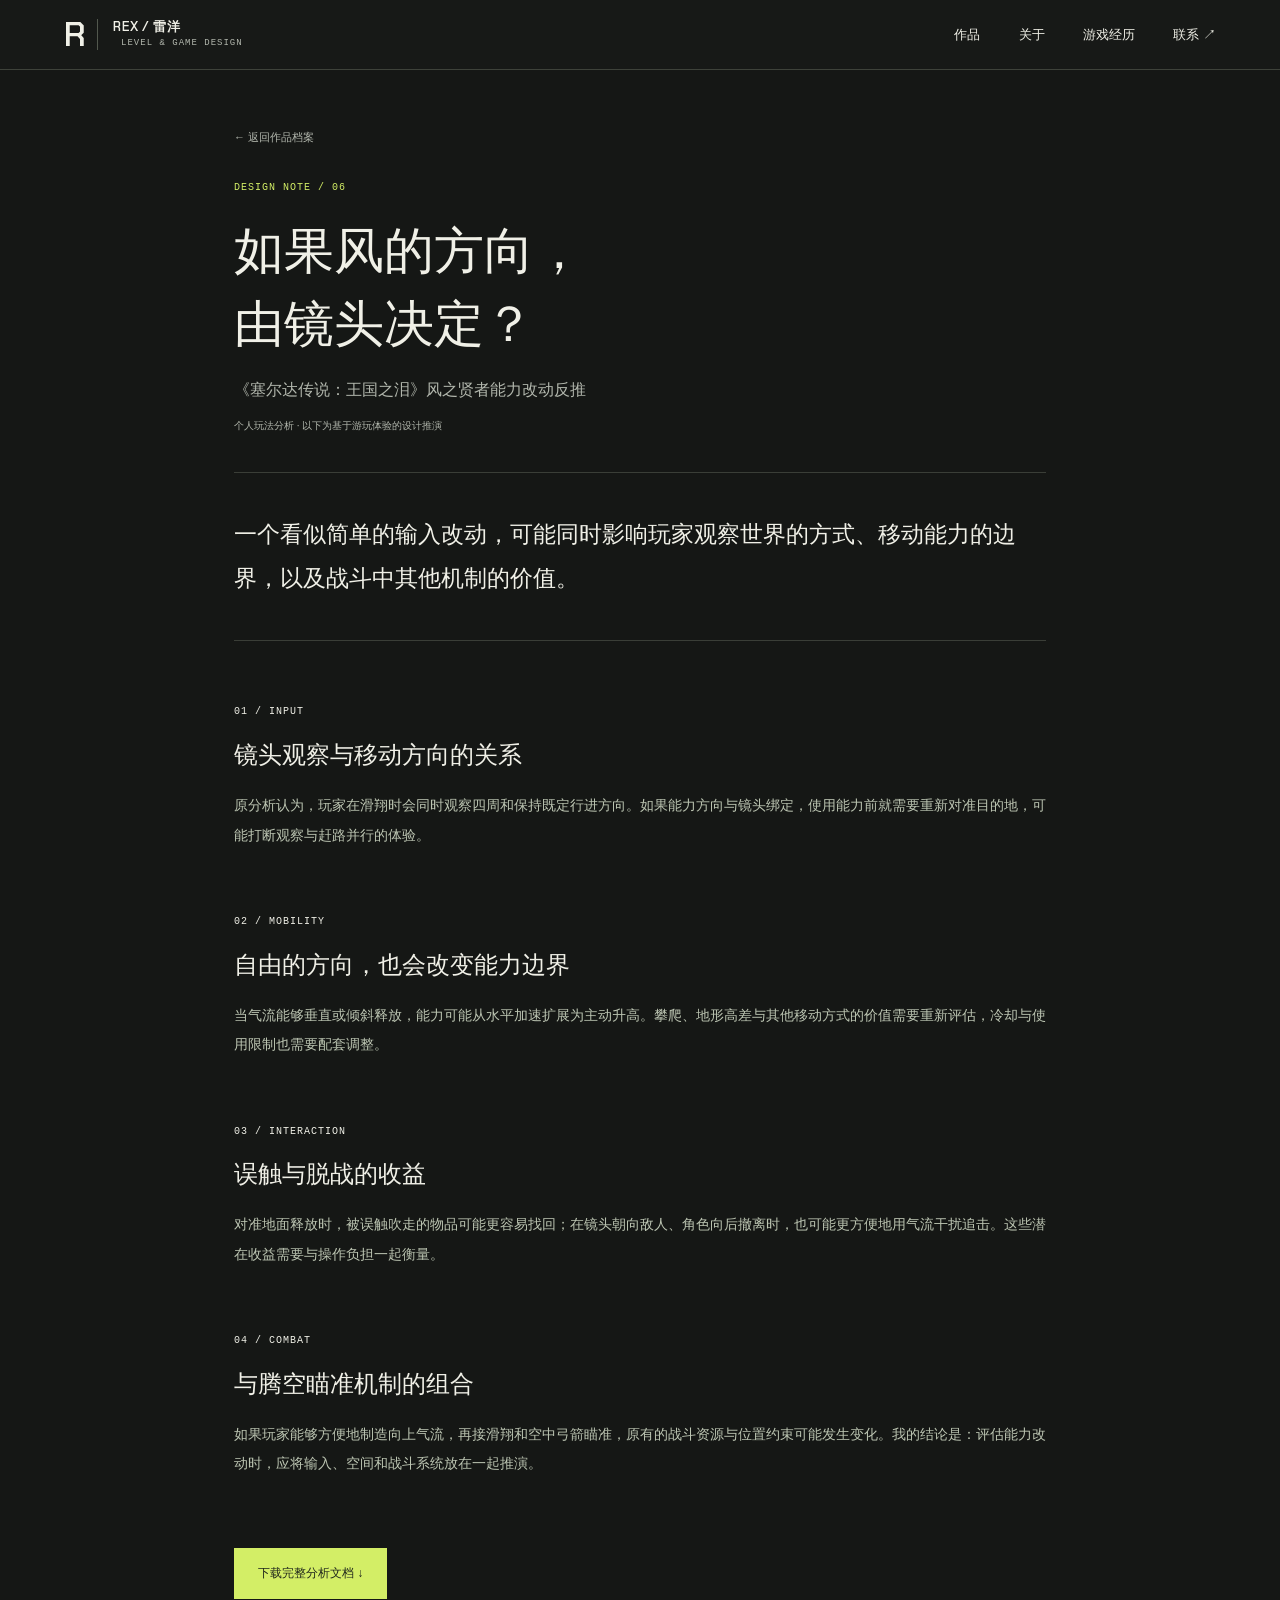
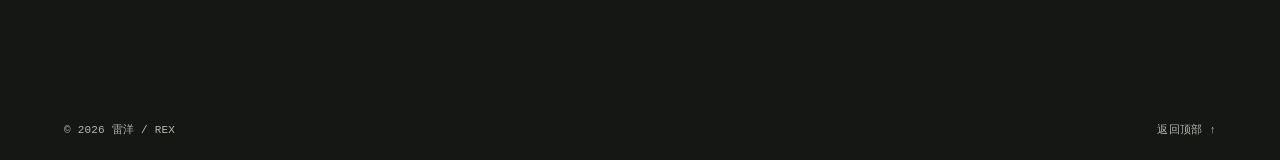
<file: docs/research.html>
<!doctype html><html lang="zh-CN"><head><meta charset="utf-8"><meta name="viewport" content="width=device-width,initial-scale=1"><meta name="theme-color" content="#101312"><meta name="description" content="雷洋 Rex 的游戏与关卡设计作品集，展示独立游戏、团队作品、关卡练习及设计研究。"><title>风之贤者能力改动分析 | 雷洋 REX</title><link rel="icon" href="icon.svg" type="image/svg+xml"><link rel="stylesheet" href="style.css"></head><body id="top"><a class="skip" href="#main">跳转至内容</a><header class="nav"><a class="brand" href="index.html" aria-label="雷洋 Rex 首页">R<span class="brand-cross">+</span><span class="brand-text">REX / 雷洋<small>LEVEL & GAME DESIGN</small></span></a><nav aria-label="主导航"><a href="index.html#work">作品</a><a href="index.html#about">关于</a><a href="index.html#games">游戏经历</a><a href="index.html#contact">联系 ↗</a></nav></header><main id="main" class="research-page"><a class="back-link" href="index.html#work">← 返回作品档案</a><span class="micro accent">DESIGN NOTE / 06</span><h1>如果风的方向，<br>由镜头决定？</h1><p class="lead">《塞尔达传说：王国之泪》风之贤者能力改动反推</p><p class="caption">个人玩法分析 · 以下为基于游玩体验的设计推演</p><div class="research-intro">一个看似简单的输入改动，可能同时影响玩家观察世界的方式、移动能力的边界，以及战斗中其他机制的价值。</div><article><span class="micro">01 / INPUT</span><h2>镜头观察与移动方向的关系</h2><p>原分析认为，玩家在滑翔时会同时观察四周和保持既定行进方向。如果能力方向与镜头绑定，使用能力前就需要重新对准目的地，可能打断观察与赶路并行的体验。</p></article><article><span class="micro">02 / MOBILITY</span><h2>自由的方向，也会改变能力边界</h2><p>当气流能够垂直或倾斜释放，能力可能从水平加速扩展为主动升高。攀爬、地形高差与其他移动方式的价值需要重新评估，冷却与使用限制也需要配套调整。</p></article><article><span class="micro">03 / INTERACTION</span><h2>误触与脱战的收益</h2><p>对准地面释放时，被误触吹走的物品可能更容易找回；在镜头朝向敌人、角色向后撤离时，也可能更方便地用气流干扰追击。这些潜在收益需要与操作负担一起衡量。</p></article><article><span class="micro">04 / COMBAT</span><h2>与腾空瞄准机制的组合</h2><p>如果玩家能够方便地制造向上气流，再接滑翔和空中弓箭瞄准，原有的战斗资源与位置约束可能发生变化。我的结论是：评估能力改动时，应将输入、空间和战斗系统放在一起推演。</p></article><a class="solid-link" href="assets/ability-analysis.docx" download>下载完整分析文档 ↓</a></main><footer><span>© 2026 雷洋 / REX</span><a href="#top">返回顶部 ↑</a></footer><dialog id="lightbox" aria-label="图片放大查看"><div class="lightbox-bar"><span id="imageCaption"></span><a id="originalImage" target="_blank" rel="noopener">打开原图 ↗</a><button id="closeImage" aria-label="关闭图片">关闭 ×</button></div><div class="lightbox-scroll"><img id="largeImage" alt=""></div></dialog><div class="toast" role="status" aria-live="polite" id="toast"></div><script src="app.js"></script></body></html>
</file>
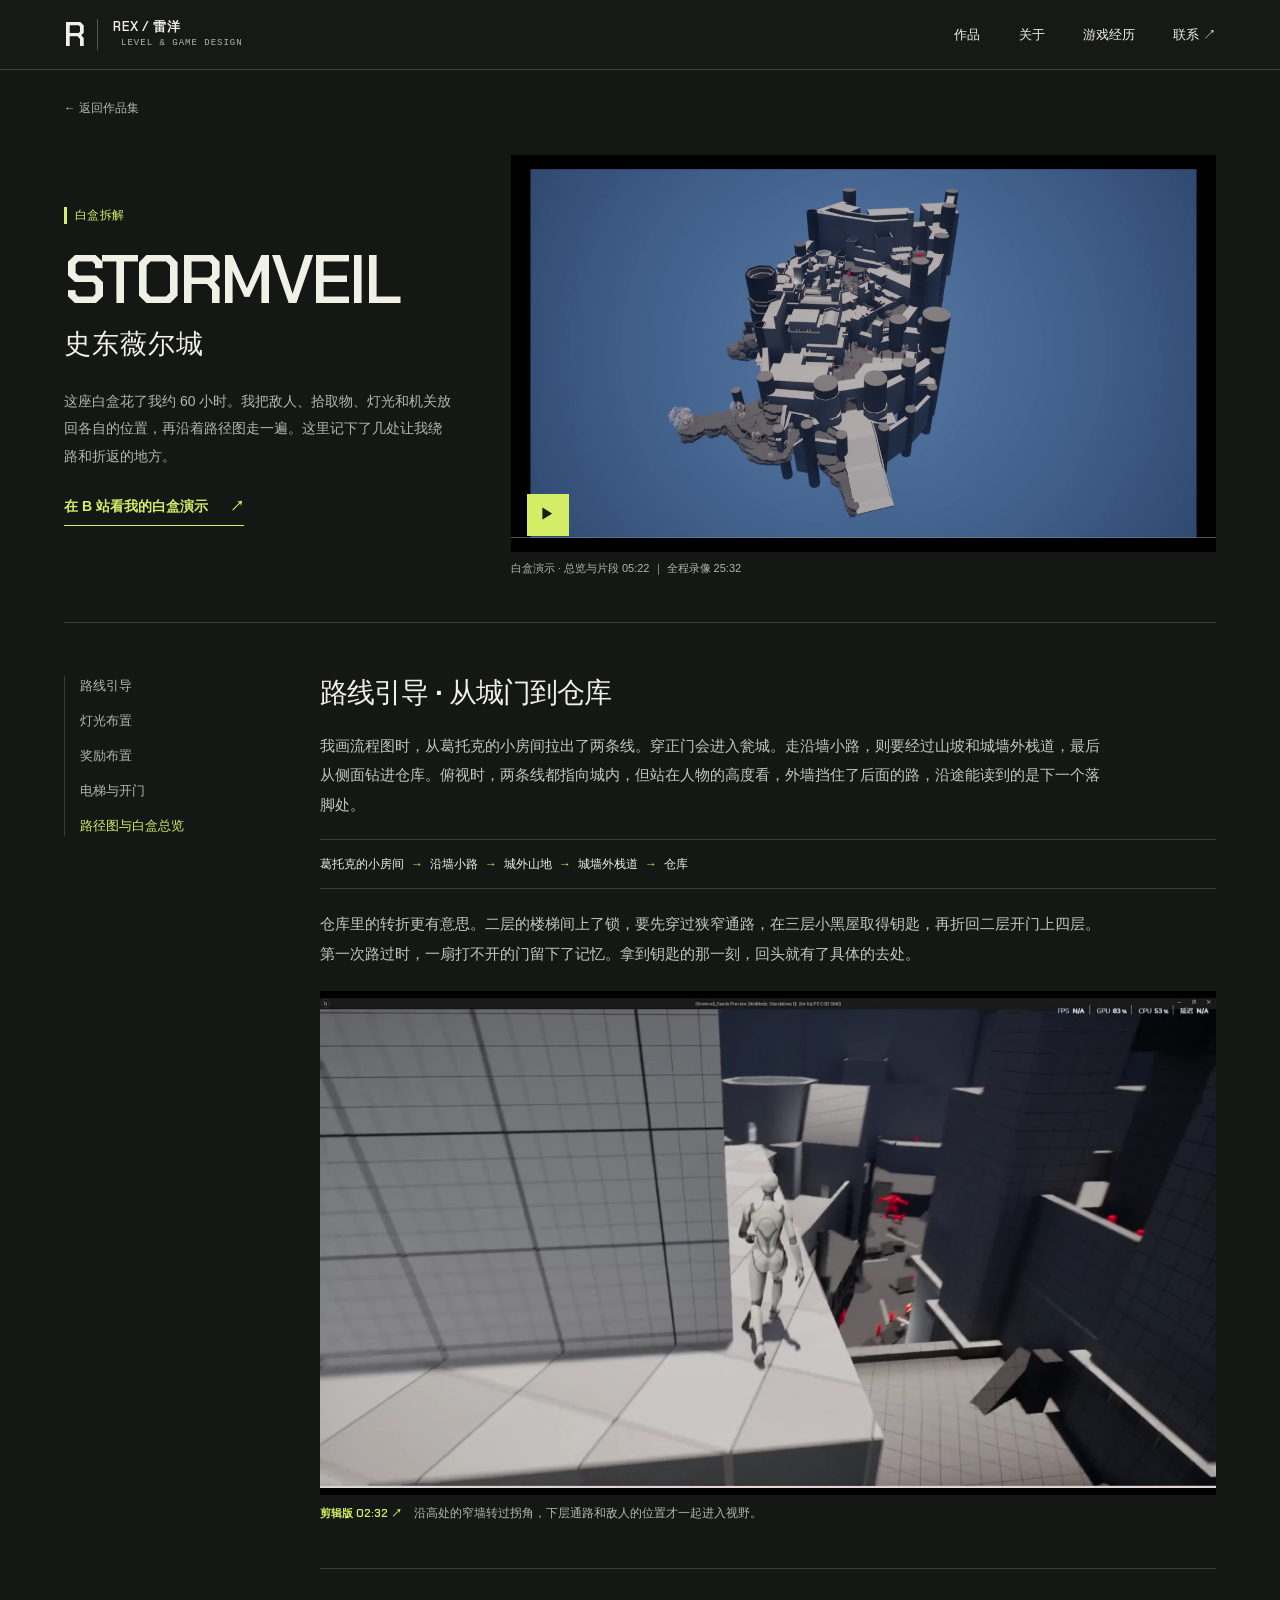
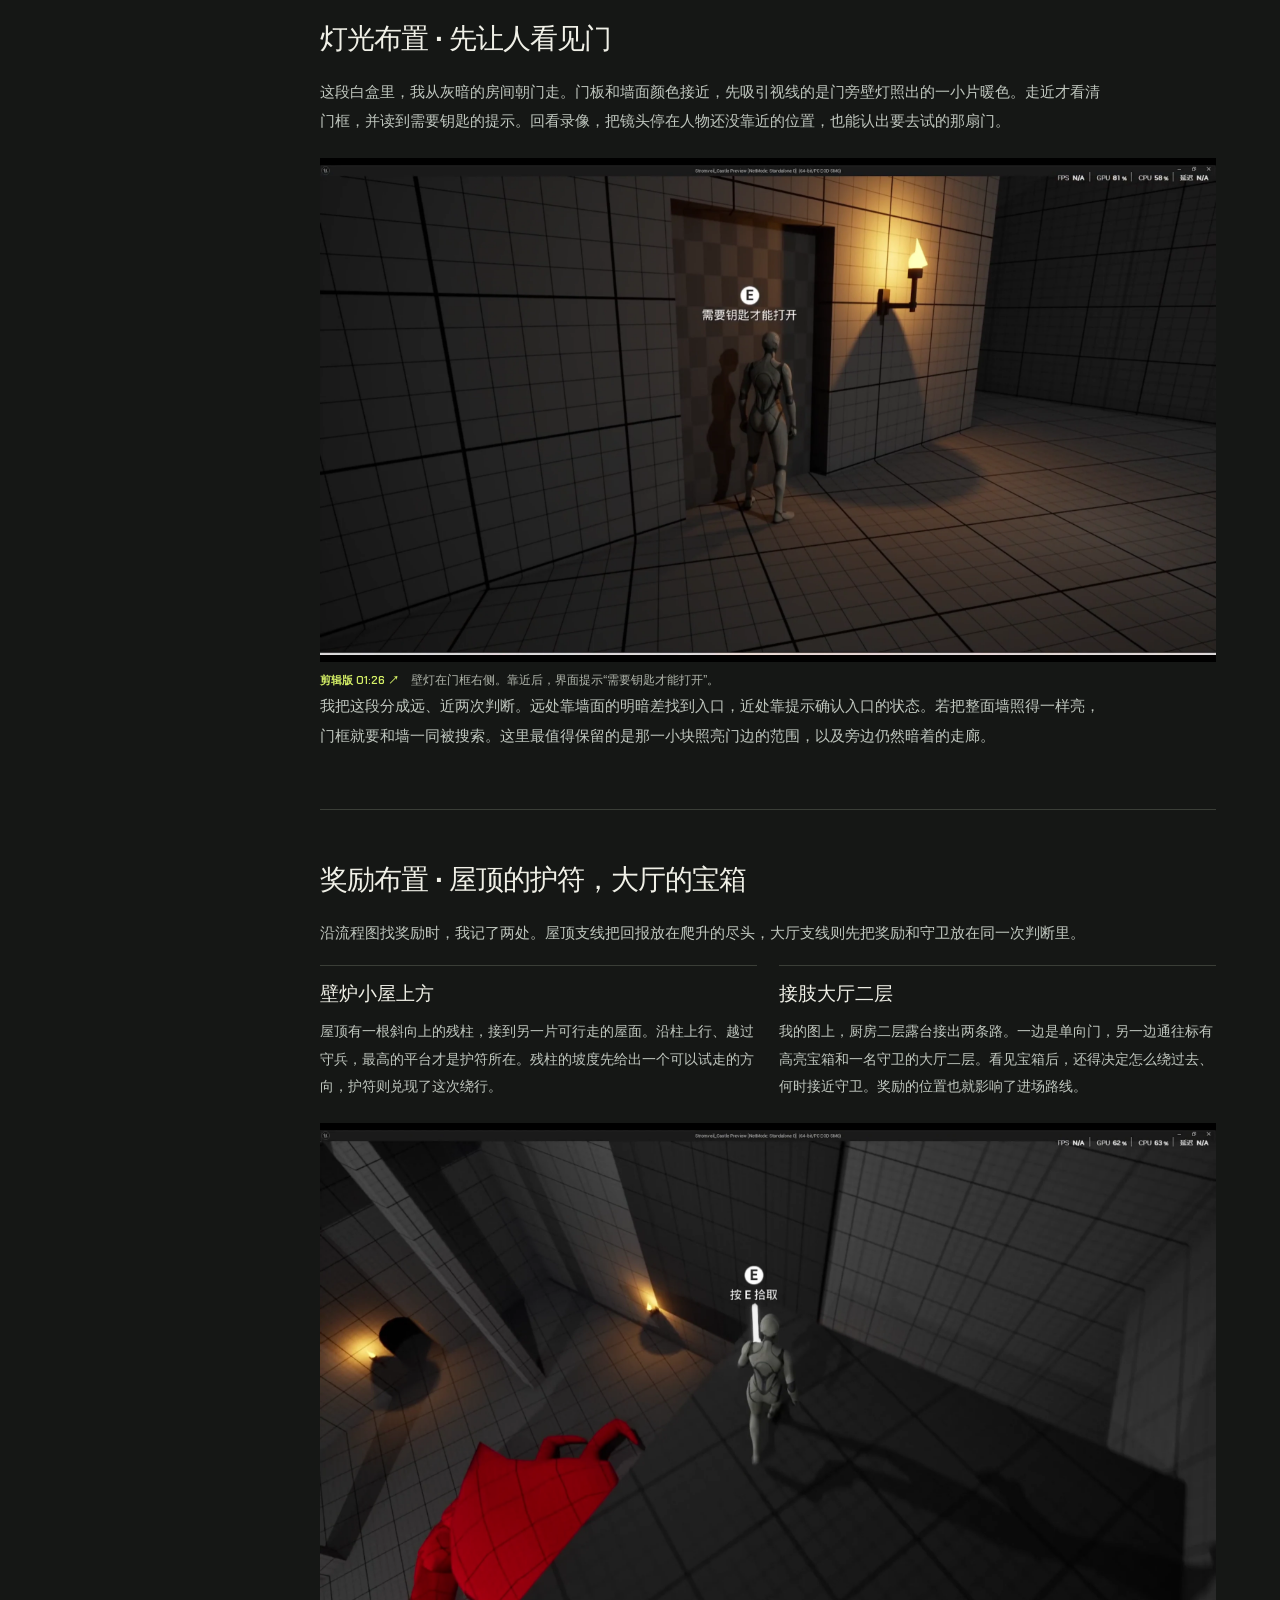
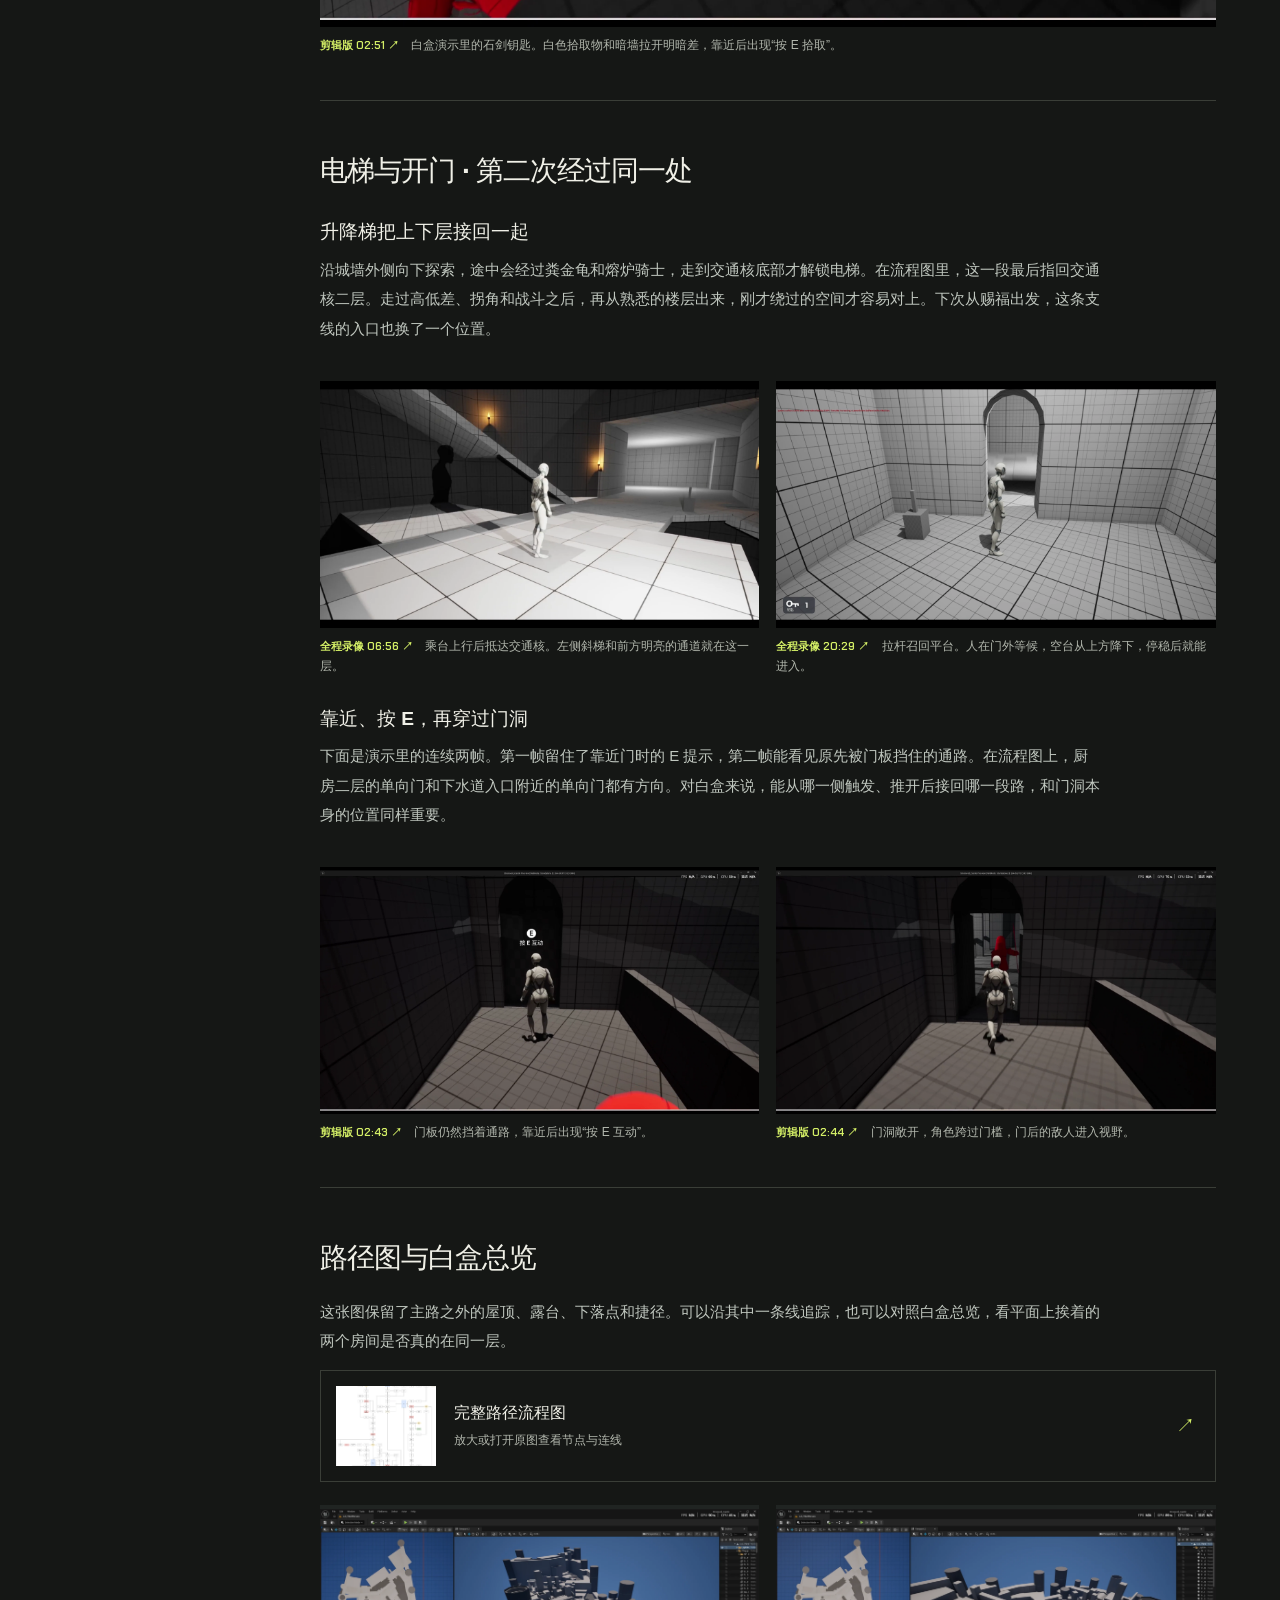
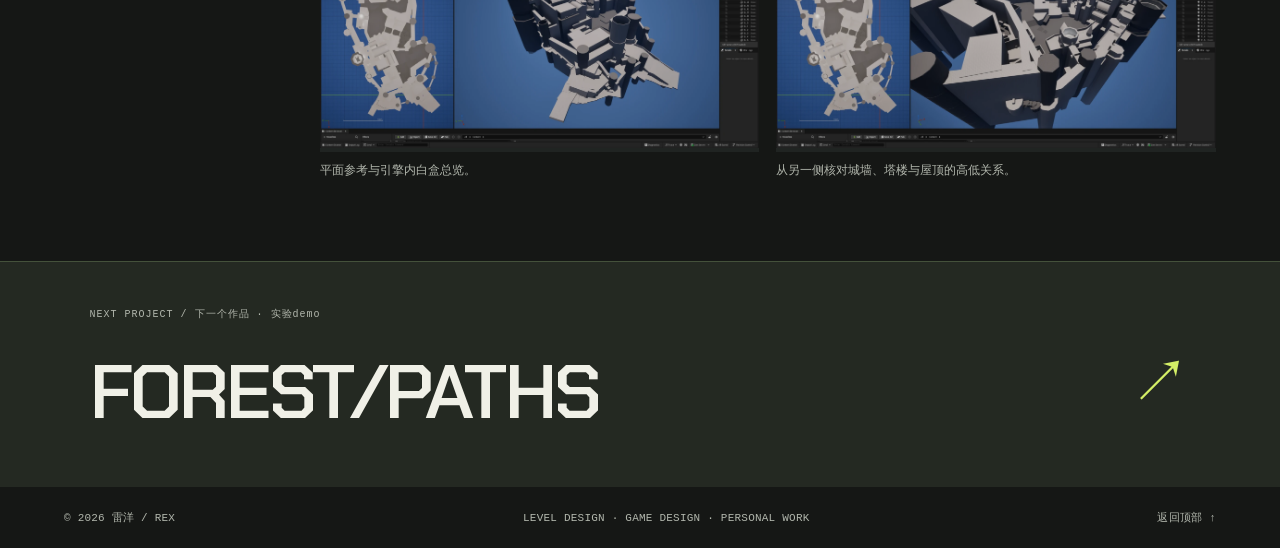
<file: docs/stormveil.html>
<!doctype html><html lang="zh-CN"><head><meta charset="utf-8"><meta name="viewport" content="width=device-width,initial-scale=1"><meta name="theme-color" content="#101312"><meta name="description" content="雷洋 Rex 的史东薇尔城关卡白盒、演示视频与路径图。沿人物路线观察奖励、灯光、电梯和门。"><title>史东薇尔城 · 白盒拆解 | 雷洋 REX</title><link rel="icon" href="icon.svg" type="image/svg+xml"><link rel="stylesheet" href="style.css"><link rel="stylesheet" href="stormveil.css"></head><body id="top"><a class="skip" href="#main">跳转至内容</a><header class="nav"><a class="brand" href="index.html" aria-label="雷洋 Rex 首页">R<span class="brand-cross">+</span><span class="brand-text">REX / 雷洋<small>LEVEL & GAME DESIGN</small></span></a><nav aria-label="主导航"><a href="index.html#work">作品 <small>01</small></a><a href="index.html#about">关于 <small>02</small></a><a href="index.html#games">游戏经历 <small>03</small></a><a href="index.html#contact">联系 ↗</a></nav></header>



<main id="main" class="storm-study">
  <a class="sv-back" href="index.html#work">← 返回作品集</a>
  <div class="sv-hero" id="overview">
    <div>
      <span class="project-kind">白盒拆解</span>
      <h1>STORMVEIL<span>史东薇尔城</span></h1>
      <p>这座白盒花了我约 60 小时。我把敌人、拾取物、灯光和机关放回各自的位置，再沿着路径图走一遍。这里记下了几处让我绕路和折返的地方。</p>
      <a class="sv-watch" href="https://www.bilibili.com/video/BV1zHWE65E4u/" target="_blank" rel="noopener">在 B 站看我的白盒演示 <span aria-hidden="true">↗</span></a>
    </div>
    <div>
      <a class="sv-film" href="https://www.bilibili.com/video/BV1zHWE65E4u/" target="_blank" rel="noopener" aria-label="在 B 站打开史东薇尔城白盒演示（新标签页）">
        <img src="assets/storm-citadel.webp" width="1920" height="1080" alt="白盒演示中的城堡全景，能看到城墙、塔楼和屋顶之间的高度差" fetchpriority="high">
        <span aria-hidden="true">▶</span>
      </a>
      <div class="sv-film-credit">白盒演示 · 总览与片段 05:22 ｜ 全程录像 25:32</div>
    </div>
  </div>
  <div class="sv-layout">
    <aside class="sv-nav" aria-label="史东薇尔城拆解章节">
      <a href="#routes">路线引导</a>
      <a href="#lighting">灯光布置</a>
      <a href="#rewards">奖励布置</a>
      <a href="#shortcuts">电梯与开门</a>
      <a href="#plans">路径图与白盒总览</a>
    </aside>
    <div class="sv-article" id="design">
      <section id="routes">
        <h2>路线引导 · 从城门到仓库</h2>
        <p>我画流程图时，从葛托克的小房间拉出了两条线。穿正门会进入瓮城。走沿墙小路，则要经过山坡和城墙外栈道，最后从侧面钻进仓库。俯视时，两条线都指向城内，但站在人物的高度看，外墙挡住了后面的路，沿途能读到的是下一个落脚处。</p>
        <ol class="sv-trail" aria-label="侧门路线">
          <li>葛托克的小房间</li><li>沿墙小路</li><li>城外山地</li><li>城墙外栈道</li><li>仓库</li>
        </ol>
        <p>仓库里的转折更有意思。二层的楼梯间上了锁，要先穿过狭窄通路，在三层小黑屋取得钥匙，再折回二层开门上四层。第一次路过时，一扇打不开的门留下了记忆。拿到钥匙的那一刻，回头就有了具体的去处。</p>
        
        <figure class="sv-shot">
          <button class="zoom" data-image="assets/storm-rampart.webp" data-caption="沿高处的窄墙转过拐角，下层通路和敌人的位置才一起进入视野。" aria-label="放大查看：沿高处的窄墙转过拐角，下层通路和敌人的位置才一起进入视野。">
            <img src="assets/storm-rampart.webp" width="2560" height="1440" alt="沿高处的窄墙转过拐角，下层通路和敌人的位置才一起进入视野。" loading="lazy">
            <span class="zoom-hint">放大原图 ↗</span>
          </button>
          <figcaption><a class="sv-time" href="https://www.bilibili.com/video/BV1zHWE65E4u/?p=1&amp;t=152" target="_blank" rel="noopener" aria-label="在 B 站从剪辑版 02:32 开始观看">剪辑版 02:32 ↗</a> 沿高处的窄墙转过拐角，下层通路和敌人的位置才一起进入视野。</figcaption>
        </figure>
      </section>
      <section id="lighting">
        <h2>灯光布置 · 先让人看见门</h2>
        <p>这段白盒里，我从灰暗的房间朝门走。门板和墙面颜色接近，先吸引视线的是门旁壁灯照出的一小片暖色。走近才看清门框，并读到需要钥匙的提示。回看录像，把镜头停在人物还没靠近的位置，也能认出要去试的那扇门。</p>
        
        <figure class="sv-shot">
          <button class="zoom" data-image="assets/storm-torch-lock.webp" data-caption="壁灯在门框右侧。靠近后，界面提示“需要钥匙才能打开”。" aria-label="放大查看：壁灯在门框右侧。靠近后，界面提示“需要钥匙才能打开”。">
            <img src="assets/storm-torch-lock.webp" width="2560" height="1440" alt="壁灯在门框右侧。靠近后，界面提示“需要钥匙才能打开”。" loading="lazy">
            <span class="zoom-hint">放大原图 ↗</span>
          </button>
          <figcaption><a class="sv-time" href="https://www.bilibili.com/video/BV1zHWE65E4u/?p=1&amp;t=86" target="_blank" rel="noopener" aria-label="在 B 站从剪辑版 01:26 开始观看">剪辑版 01:26 ↗</a> 壁灯在门框右侧。靠近后，界面提示“需要钥匙才能打开”。</figcaption>
        </figure>
        <p>我把这段分成远、近两次判断。远处靠墙面的明暗差找到入口，近处靠提示确认入口的状态。若把整面墙照得一样亮，门框就要和墙一同被搜索。这里最值得保留的是那一小块照亮门边的范围，以及旁边仍然暗着的走廊。</p>
      </section>
      <section id="rewards">
        <h2>奖励布置 · 屋顶的护符，大厅的宝箱</h2>
        <p>沿流程图找奖励时，我记了两处。屋顶支线把回报放在爬升的尽头，大厅支线则先把奖励和守卫放在同一次判断里。</p>
        <div class="sv-route-notes">
          <div>
            <h3>壁炉小屋上方</h3>
            <p>屋顶有一根斜向上的残柱，接到另一片可行走的屋面。沿柱上行、越过守兵，最高的平台才是护符所在。残柱的坡度先给出一个可以试走的方向，护符则兑现了这次绕行。</p>
          </div>
          <div>
            <h3>接肢大厅二层</h3>
            <p>我的图上，厨房二层露台接出两条路。一边是单向门，另一边通往标有高亮宝箱和一名守卫的大厅二层。看见宝箱后，还得决定怎么绕过去、何时接近守卫。奖励的位置也就影响了进场路线。</p>
          </div>
        </div>
        
        <figure class="sv-shot">
          <button class="zoom" data-image="assets/storm-key-pickup.webp" data-caption="白盒演示里的石剑钥匙。白色拾取物和暗墙拉开明暗差，靠近后出现“按 E 拾取”。" aria-label="放大查看：白盒演示里的石剑钥匙。白色拾取物和暗墙拉开明暗差，靠近后出现“按 E 拾取”。">
            <img src="assets/storm-key-pickup.webp" width="2560" height="1440" alt="白盒演示里的石剑钥匙。白色拾取物和暗墙拉开明暗差，靠近后出现“按 E 拾取”。" loading="lazy">
            <span class="zoom-hint">放大原图 ↗</span>
          </button>
          <figcaption><a class="sv-time" href="https://www.bilibili.com/video/BV1zHWE65E4u/?p=1&amp;t=171" target="_blank" rel="noopener" aria-label="在 B 站从剪辑版 02:51 开始观看">剪辑版 02:51 ↗</a> 白盒演示里的石剑钥匙。白色拾取物和暗墙拉开明暗差，靠近后出现“按 E 拾取”。</figcaption>
        </figure>
      </section>
      <section id="shortcuts">
        <h2>电梯与开门 · 第二次经过同一处</h2>
        <h3>升降梯把上下层接回一起</h3>
        <p>沿城墙外侧向下探索，途中会经过粪金龟和熔炉骑士，走到交通核底部才解锁电梯。在流程图里，这一段最后指回交通核二层。走过高低差、拐角和战斗之后，再从熟悉的楼层出来，刚才绕过的空间才容易对上。下次从赐福出发，这条支线的入口也换了一个位置。</p>
        <div class="sv-pair">
        <figure class="sv-shot">
          <button class="zoom" data-image="assets/storm-lift-up.webp" data-caption="乘台上行后抵达交通核。左侧斜梯和前方明亮的通道就在这一层。" aria-label="放大查看：乘台上行后抵达交通核。左侧斜梯和前方明亮的通道就在这一层。">
            <img src="assets/storm-lift-up.webp" width="2560" height="1440" alt="乘台上行后抵达交通核。左侧斜梯和前方明亮的通道就在这一层。" loading="lazy">
            <span class="zoom-hint">放大原图 ↗</span>
          </button>
          <figcaption><a class="sv-time" href="https://www.bilibili.com/video/BV1zHWE65E4u/?p=2&amp;t=416" target="_blank" rel="noopener" aria-label="在 B 站从全程录像 06:56 开始观看">全程录像 06:56 ↗</a> 乘台上行后抵达交通核。左侧斜梯和前方明亮的通道就在这一层。</figcaption>
        </figure>
        <figure class="sv-shot">
          <button class="zoom" data-image="assets/storm-lift-down.webp" data-caption="拉杆召回平台。人在门外等候，空台从上方降下，停稳后就能进入。" aria-label="放大查看：拉杆召回平台。人在门外等候，空台从上方降下，停稳后就能进入。">
            <img src="assets/storm-lift-down.webp" width="2560" height="1440" alt="拉杆召回平台。人在门外等候，空台从上方降下，停稳后就能进入。" loading="lazy">
            <span class="zoom-hint">放大原图 ↗</span>
          </button>
          <figcaption><a class="sv-time" href="https://www.bilibili.com/video/BV1zHWE65E4u/?p=2&amp;t=1229" target="_blank" rel="noopener" aria-label="在 B 站从全程录像 20:29 开始观看">全程录像 20:29 ↗</a> 拉杆召回平台。人在门外等候，空台从上方降下，停稳后就能进入。</figcaption>
        </figure></div>
        <h3>靠近、按 E，再穿过门洞</h3>
        <p>下面是演示里的连续两帧。第一帧留住了靠近门时的 E 提示，第二帧能看见原先被门板挡住的通路。在流程图上，厨房二层的单向门和下水道入口附近的单向门都有方向。对白盒来说，能从哪一侧触发、推开后接回哪一段路，和门洞本身的位置同样重要。</p>
        <div class="sv-pair">
        <figure class="sv-shot">
          <button class="zoom" data-image="assets/storm-door-prompt.webp" data-caption="门板仍然挡着通路，靠近后出现“按 E 互动”。" aria-label="放大查看：门板仍然挡着通路，靠近后出现“按 E 互动”。">
            <img src="assets/storm-door-prompt.webp" width="2560" height="1440" alt="门板仍然挡着通路，靠近后出现“按 E 互动”。" loading="lazy">
            <span class="zoom-hint">放大原图 ↗</span>
          </button>
          <figcaption><a class="sv-time" href="https://www.bilibili.com/video/BV1zHWE65E4u/?p=1&amp;t=163" target="_blank" rel="noopener" aria-label="在 B 站从剪辑版 02:43 开始观看">剪辑版 02:43 ↗</a> 门板仍然挡着通路，靠近后出现“按 E 互动”。</figcaption>
        </figure>
        <figure class="sv-shot">
          <button class="zoom" data-image="assets/storm-door-open.webp" data-caption="门洞敞开，角色跨过门槛，门后的敌人进入视野。" aria-label="放大查看：门洞敞开，角色跨过门槛，门后的敌人进入视野。">
            <img src="assets/storm-door-open.webp" width="2560" height="1440" alt="门洞敞开，角色跨过门槛，门后的敌人进入视野。" loading="lazy">
            <span class="zoom-hint">放大原图 ↗</span>
          </button>
          <figcaption><a class="sv-time" href="https://www.bilibili.com/video/BV1zHWE65E4u/?p=1&amp;t=164" target="_blank" rel="noopener" aria-label="在 B 站从剪辑版 02:44 开始观看">剪辑版 02:44 ↗</a> 门洞敞开，角色跨过门槛，门后的敌人进入视野。</figcaption>
        </figure></div>
      </section>
      <section id="plans">
        <h2>路径图与白盒总览</h2>
        <p>这张图保留了主路之外的屋顶、露台、下落点和捷径。可以沿其中一条线追踪，也可以对照白盒总览，看平面上挨着的两个房间是否真的在同一层。</p>
        <button class="sv-map" id="gallery" data-image="assets/stormveil-flow.png" data-caption="史东薇尔城完整路径流程图" aria-label="放大查看史东薇尔城完整路径流程图">
          <img src="assets/stormveil-flow.webp" alt="" loading="lazy">
          <span><strong>完整路径流程图</strong><small>放大或打开原图查看节点与连线</small></span>
          <span aria-hidden="true">↗</span>
        </button>
        <div class="sv-pair">
        <figure class="sv-shot">
          <button class="zoom" data-image="assets/stormveil-overview.webp" data-caption="平面参考与引擎内白盒总览。" aria-label="放大查看：平面参考与引擎内白盒总览。">
            <img src="assets/stormveil-overview.webp" width="1900" height="1033" alt="平面参考与引擎内白盒总览。" loading="lazy">
            <span class="zoom-hint">放大原图 ↗</span>
          </button>
          <figcaption>平面参考与引擎内白盒总览。</figcaption>
        </figure>
        <figure class="sv-shot">
          <button class="zoom" data-image="assets/stormveil-side.webp" data-caption="从另一侧核对城墙、塔楼与屋顶的高低关系。" aria-label="放大查看：从另一侧核对城墙、塔楼与屋顶的高低关系。">
            <img src="assets/stormveil-side.webp" width="1900" height="1033" alt="从另一侧核对城墙、塔楼与屋顶的高低关系。" loading="lazy">
            <span class="zoom-hint">放大原图 ↗</span>
          </button>
          <figcaption>从另一侧核对城墙、塔楼与屋顶的高低关系。</figcaption>
        </figure></div>
      </section>
    </div>
  </div>
</main>

<a class="next-project" href="forest.html"><span class="micro">NEXT PROJECT / 下一个作品 · 实验demo</span><strong>FOREST/PATHS</strong><span>↗</span></a>
<footer><span>© 2026 雷洋 / REX</span><span>LEVEL DESIGN · GAME DESIGN · PERSONAL WORK</span><a href="#top">返回顶部 ↑</a></footer><dialog id="lightbox" aria-label="图片放大查看"><div class="lightbox-bar"><span id="imageCaption"></span><a id="originalImage" target="_blank" rel="noopener">打开原图 ↗</a><button id="closeImage" aria-label="关闭图片">关闭 ×</button></div><div class="lightbox-scroll"><img id="largeImage" alt=""></div></dialog><div class="toast" role="status" aria-live="polite" id="toast"></div><script src="app.js"></script></body></html>
</file>
<file: docs/style.css>
:root{--bg:#101312;--panel:#181c19;--line:#343b34;--text:#eceee6;--muted:#a0a89e;--acid:#d6e09f;--mono:Consolas,'Courier New',monospace}*{box-sizing:border-box}html{scroll-behavior:smooth;scroll-padding-top:100px}body{margin:0;background:var(--bg);color:var(--text);font-family:'Microsoft YaHei','PingFang SC',Arial,sans-serif;-webkit-font-smoothing:antialiased}a{color:inherit;text-decoration:none}button{font:inherit;color:inherit}button,a{-webkit-tap-highlight-color:transparent}button{cursor:pointer}img{display:block;max-width:100%}a:focus-visible,button:focus-visible,video:focus-visible{outline:2px solid var(--acid);outline-offset:6px}::selection{background:var(--acid);color:var(--bg)}.skip{position:fixed;top:-100px;left:12px;background:var(--acid);color:var(--bg);padding:12px;z-index:100}.skip:focus{top:12px}.nav{height:92px;padding:0 5%;display:flex;align-items:center;justify-content:space-between;border-bottom:1px solid var(--line);background:var(--bg);position:relative;z-index:10}.brand{display:flex;align-items:center;font-size:44px;font-family:Arial,sans-serif;letter-spacing:-5px;font-weight:800;gap:4px}.brand-cross{font-size:22px;color:var(--acid);align-self:flex-start;margin-top:4px}.brand-text{font-size:13px;letter-spacing:1.5px;margin-left:20px;font-weight:600}.brand-text small{display:block;font:8px var(--mono);letter-spacing:1px;color:var(--muted);margin-top:5px}.nav nav{display:flex;gap:37px;font-size:12px}.nav small{font:9px var(--mono);color:var(--muted);margin-left:8px}.nav a:hover{color:var(--acid)}.micro{font:10px var(--mono);letter-spacing:1.6px;display:block}.accent{color:var(--acid)}.muted{color:var(--muted)}.home-hero{padding:0 5%}.hero-topline{display:flex;justify-content:space-between;padding:22px 0 30px;font:9px var(--mono);letter-spacing:1.4px;color:var(--muted)}.status-dot:before{content:'';width:5px;height:5px;background:var(--acid);display:inline-block;margin:0 9px 2px 0}.hero-grid{display:grid;grid-template-columns:1fr 1.18fr;gap:6%;align-items:center}.hero-copy{padding:32px 0 20px}.hero-copy h1{font-size:32px;font-weight:500;letter-spacing:4px;margin:25px 0 17px;line-height:1}.display-name{display:block;font-family:Impact,'Arial Narrow',Arial,sans-serif;font-size:clamp(120px,13vw,190px);font-weight:900;letter-spacing:-3px;line-height:1;margin:6px 0 15px}.cross{font-family:Arial,sans-serif;color:var(--acid);font-size:.55em;vertical-align:top;font-weight:400;margin-left:10px}.hero-statement{font-size:24px;line-height:1.6;margin:13px 0 16px;font-weight:500;letter-spacing:1px}.intro-small{font-size:12px;line-height:1.9;color:var(--muted);margin-bottom:28px}.solid-link{display:inline-flex;justify-content:space-between;align-items:center;gap:35px;background:var(--acid);color:#20271c;font-size:12px;padding:16px 23px;border:1px solid var(--acid);transition:background .2s}.solid-link:hover{background:#eef4d1}.solid-link span{font-size:22px;line-height:16px}.hero-image{display:block;height:560px;position:relative;overflow:hidden;background:#313a30}.hero-image>img{width:100%;height:100%;object-fit:cover;object-position:56% center;filter:saturate(.55);transition:transform .8s,filter .8s}.hero-image:hover>img{transform:scale(1.03);filter:saturate(1)}.hero-image:after{content:'';position:absolute;inset:0;background:linear-gradient(transparent 40%,#09100be8)}.image-grid{position:absolute;inset:0;background:linear-gradient(90deg,transparent 49.9%,#ced5ba26 50%,transparent 50.1%),linear-gradient(transparent 49.9%,#ced5ba26 50%,transparent 50.1%);z-index:1}.hero-image-label{position:absolute;bottom:32px;left:30px;right:30px;z-index:2;display:grid;gap:11px}.hero-image-label>span:first-child{font:9px var(--mono);letter-spacing:2px}.hero-image-label strong{font-family:Impact,'Arial Narrow',Arial,sans-serif;font-size:44px;letter-spacing:1px;font-weight:500}.hero-image-label>span:last-child{font-size:11px;color:#c8d0bc}.hero-image-label b{float:right;font-size:27px;font-weight:400}.corner{position:absolute;font:22px var(--mono);z-index:3;color:var(--acid)}.top-left{top:12px;left:16px}.bottom-right{right:14px;top:12px}.hero-bottom{display:flex;justify-content:space-between;border-top:1px solid var(--line);margin-top:36px;padding:20px 0;font:9px var(--mono);letter-spacing:2px;color:var(--muted)}.works{padding:90px 5%}.section-heading{display:flex;justify-content:space-between;align-items:flex-end;margin-bottom:45px}.section-heading h2{font-size:34px;font-weight:500;margin:15px 0 0}.section-heading h2 span{font:10px var(--mono);margin-left:20px;letter-spacing:1px;color:var(--muted)}.section-heading>p{font-size:11px;color:var(--muted);margin:0}.project-row{display:grid;grid-template-columns:35px 1fr 240px 35px;align-items:center;gap:25px;border-top:1px solid var(--line);padding:28px 0;position:relative;transition:background .3s}.project-row:last-of-type{border-bottom:1px solid var(--line)}.project-number{font:11px var(--mono);align-self:flex-start;padding-top:12px;color:var(--muted)}.project-title h3{font:clamp(27px,4.3vw,66px) Impact,'Arial Narrow',Arial,sans-serif;letter-spacing:-.3px;margin:12px 0 10px;line-height:1.04}.project-title .micro{color:var(--muted);font-size:9px}.project-title p{font-size:13px;letter-spacing:.5px;margin:0 0 13px;color:#cad0c4}.project-meta{font-size:9px;color:var(--muted)}.project-meta i{font-style:normal;padding:0 8px;color:#515a4d}.project-thumb{height:145px;overflow:hidden}.project-thumb img{width:100%;height:100%;object-fit:cover;filter:saturate(.4) brightness(.8);transition:filter .4s,transform .6s}.project-arrow{font-size:35px;color:#737e69;text-align:right}.project-row:hover h3,.project-row:hover .project-arrow{color:var(--acid)}.project-row:hover .project-thumb img{filter:none;transform:scale(1.04)}.research-link{display:grid;grid-template-columns:185px 1fr auto;align-items:center;gap:20px;padding:30px 0;border-top:1px solid var(--line);margin-top:20px;color:var(--muted)}.research-link h3{color:var(--text);font-size:17px;font-weight:500;margin:0 0 9px}.research-link p{font-size:10px;margin:0}.research-link>span:last-child{font-size:11px;color:var(--acid)}.research-link:hover h3{color:var(--acid)}.about{padding:85px 5%;background:#1c221d;display:grid;grid-template-columns:1fr 1fr;gap:11%}.about-heading h2{font-size:40px;font-weight:500;line-height:1.5;margin:26px 0}.about-heading h2 span{font-size:24px;white-space:nowrap}.about p{font-size:13px;color:#bac2b4;line-height:2}.text-link{display:inline-flex;gap:24px;align-items:center;border-bottom:1px solid #647057;padding:12px 0;font-size:12px;color:var(--acid);margin-top:14px}.text-link span{font:9px var(--mono)}.skill-tags{display:flex;gap:8px;flex-wrap:wrap;margin-top:32px}.skill-tags span{font-size:10px;border:1px solid #4a5544;padding:8px 11px;color:#c0c8b8}.timeline-title{font:10px var(--mono);letter-spacing:2px;border-bottom:1px solid #4a5544;padding-bottom:19px;color:var(--muted)}.experience article{padding:24px 0;border-bottom:1px solid #3c4838}.experience .micro{color:var(--muted)}.experience h3{font-size:21px;font-weight:500;margin:13px 0 8px}.experience-role{font-size:12px;color:var(--acid)}.experience p{font-size:12px;margin:12px 0 0}.contact{padding:65px 5% 55px;background:var(--acid);color:#242c1f}.contact-title{display:flex;align-items:center;justify-content:space-between}.contact-title h2{font-size:clamp(30px,4vw,58px);font-weight:500;line-height:1.5;margin:25px 0 30px}.contact-title>span{font-size:125px;font-family:Arial,sans-serif;font-weight:300}.contact-bottom{display:flex;align-items:center;justify-content:space-between;border-top:1px solid #a0ae76;padding-top:23px;gap:15px}.contact-bottom .micro{font-size:8px;margin-bottom:10px}.email{font:clamp(18px,2.5vw,33px) var(--mono);letter-spacing:-1px}.email:hover{text-decoration:underline}.copy-email{padding:13px 20px;border:1px solid #5c6a40;background:transparent;font-size:11px}.copy-email:hover{background:#26321e;color:var(--acid)}footer{padding:27px 5%;display:flex;justify-content:space-between;font:9px var(--mono);letter-spacing:1px;gap:15px;color:var(--muted)}.detail-hero{height:560px;position:relative;overflow:hidden}.detail-hero>img{width:100%;height:100%;object-fit:cover;filter:saturate(.75)}.detail-hero-shade{position:absolute;inset:0;background:linear-gradient(180deg,#10131244,#10131211 20%,#101312f7 100%)}.detail-title{position:absolute;bottom:40px;left:7%;right:7%}.back-link{font-size:11px;display:inline-block;color:var(--muted);margin-bottom:35px}.back-link:hover{color:var(--acid)}.detail-title .back-link{color:#e4e8de;display:block}.detail-title h1{font:clamp(45px,8vw,120px) Impact,'Arial Narrow',Arial,sans-serif;margin:13px 0 18px;letter-spacing:1px}.detail-title p{font-size:18px;margin:0;color:#d0d8c8}.project-spec{padding:25px 7% 32px;display:grid;grid-template-columns:1fr .8fr 1.2fr 1.2fr;gap:25px;border-bottom:1px solid var(--line);font-size:12px;line-height:1.8}.project-spec span{display:block;color:var(--muted);font-size:9px;margin-bottom:8px}.detail-layout{max-width:1450px;margin:auto;display:grid;grid-template-columns:170px 1fr;gap:55px;padding:70px 7%}.detail-layout aside{position:sticky;top:30px;align-self:start;display:grid;gap:20px}.detail-layout aside a{font-size:11px;color:var(--muted);border-left:2px solid var(--line);padding-left:14px}.detail-layout aside a:hover,.detail-layout aside a.active{color:var(--acid);border-color:var(--acid)}.detail-body{min-width:0}.detail-body section{margin-bottom:75px;scroll-margin-top:35px}.detail-body h2{font-size:30px;font-weight:500;margin:16px 0 25px}.detail-body .lead{font-size:15px;line-height:2;color:#c2c9bb}.download-row{display:flex;align-items:center;gap:25px;margin-top:25px}.download-row>span{font-size:11px;color:var(--muted)}video{width:100%;max-height:600px;background:#080a08;display:block;aspect-ratio:16/9}.caption,figcaption{color:var(--muted);font-size:10px;line-height:1.7;margin:12px 0}.design-section{margin:38px 0 50px}.design-section h3{font-weight:500;font-size:21px;margin:0 0 16px}.design-section p{font-size:13px;color:#b5beac;line-height:2;max-width:760px;margin-bottom:24px}figure{margin:0}.zoom{padding:0;border:0;display:block;width:100%;position:relative;background:#1b211a;overflow:hidden}.zoom>img{width:100%;height:auto;max-height:650px;object-fit:contain;transition:filter .3s}.zoom-hint{position:absolute;right:14px;bottom:14px;background:#101312d9;padding:9px 13px;font:9px var(--mono);color:var(--acid);opacity:0;transition:opacity .3s}.zoom:hover .zoom-hint,.zoom:focus-visible .zoom-hint{opacity:1}.gallery{display:grid;grid-template-columns:1fr 1fr;gap:30px 20px}.gallery .tall-image{grid-column:1/-1}.tall-image .zoom{background:#d9ddd1}.tall-image img{max-height:650px;width:auto;max-width:100%;margin:auto}.next-project{display:grid;grid-template-columns:1fr auto;gap:20px;padding:45px 7%;background:#20271e;border-top:1px solid #44513b}.next-project>.micro{grid-column:1/-1;color:var(--muted)}.next-project strong{font:clamp(30px,6vw,80px) Impact,'Arial Narrow',Arial,sans-serif;font-weight:400}.next-project>span:last-child{font-size:60px;color:var(--acid)}.next-project:hover{background:#2b3426}.research-page{max-width:940px;padding:60px 5% 100px;margin:auto}.research-page .back-link{display:block}.research-page h1{font-size:50px;font-weight:500;line-height:1.45;margin:20px 0}.research-page .lead{font-size:16px;color:var(--muted)}.research-intro{font-size:23px;line-height:1.9;padding:40px 0;border-top:1px solid var(--line);border-bottom:1px solid var(--line);margin:38px 0}.research-page article{padding:25px 0}.research-page h2{font-size:24px;font-weight:500}.research-page article p{font-size:14px;line-height:2.1;color:#bcc5b2}.research-page .solid-link{margin-top:30px}dialog{padding:0;border:1px solid #4d5944;background:#141a13;color:var(--text);width:94vw;max-width:1500px;max-height:94vh}dialog::backdrop{background:#000d}.lightbox-bar{display:flex;align-items:center;gap:20px;flex-wrap:wrap;padding:16px 22px;border-bottom:1px solid var(--line);font-size:11px}.lightbox-bar>span{flex:1}.lightbox-bar a{color:var(--acid)}.lightbox-bar button{background:none;border:1px solid #526047;padding:8px 13px;font-size:11px}.lightbox-scroll{overflow:auto;max-height:78vh;padding:20px}.lightbox-scroll img{width:auto;max-width:100%;height:auto;margin:auto}.toast{position:fixed;bottom:25px;left:50%;transform:translate(-50%,20px);background:var(--acid);color:var(--bg);padding:13px 24px;font-size:12px;opacity:0;pointer-events:none;transition:opacity .2s,transform .2s;z-index:50}.toast.visible{opacity:1;transform:translate(-50%,0)}@media(min-width:1600px){.nav,.home-hero,.works,.about,.contact,footer{padding-left:calc((100vw - 1440px)/2);padding-right:calc((100vw - 1440px)/2)}}@media(max-width:1000px){.hero-grid{gap:4%;grid-template-columns:1fr 1fr}.hero-image{height:520px}.hero-copy h1{font-size:28px}.display-name{font-size:130px}.hero-statement{font-size:21px}.project-row{grid-template-columns:25px 1fr 180px 25px;gap:18px}.project-thumb{height:125px}.project-title h3{font-size:40px}.project-meta{font-size:8px}.about{gap:7%}.about-heading h2{font-size:32px}.detail-layout{grid-template-columns:125px 1fr;gap:30px;padding:50px 5%}.project-spec{padding-left:5%;padding-right:5%;font-size:11px}.research-link{grid-template-columns:145px 1fr auto}.section-heading>p{display:none}}@media(max-width:700px){html{scroll-padding-top:20px}.nav{height:78px;padding:0 6%}.brand{font-size:36px}.brand-text{font-size:11px;margin-left:10px;letter-spacing:1px}.brand-text small{font-size:6px}.brand-cross{font-size:17px}.nav nav{gap:18px;font-size:11px}.nav small{display:none}.home-hero{padding:0 6%}.hero-topline{font-size:8px;letter-spacing:.6px;padding-bottom:10px}.hero-topline>span:last-child{display:none}.hero-grid{display:block}.hero-copy{padding:28px 0 35px}.hero-copy h1{font-size:30px}.display-name{font-size:144px;line-height:1.03}.hero-statement{font-size:24px}.intro-small{font-size:12px}.hero-image{height:370px}.hero-image>img{object-position:center}.hero-image-label{left:24px;bottom:25px}.hero-image-label strong{font-size:39px}.hero-bottom{font-size:8px;letter-spacing:.6px;gap:10px;margin-top:25px}.works{padding:60px 6%}.section-heading h2{font-size:30px}.section-heading h2 span{display:block;margin:9px 0 0;font-size:8px}.section-heading{margin-bottom:30px}.project-row{grid-template-columns:24px 1fr 25px;gap:12px;padding:24px 0}.project-title h3{font-size:37px}.project-title p{font-size:11px;line-height:1.8}.project-meta{font-size:9px;line-height:1.8;display:block}.project-meta i{padding:0 4px}.project-thumb{grid-column:2/3;grid-row:2;height:170px}.project-thumb img{filter:saturate(.8)}.project-arrow{grid-column:3;grid-row:1;align-self:start;font-size:27px}.research-link{grid-template-columns:1fr;padding:25px 0;gap:14px}.research-link h3{font-size:17px}.research-link p{line-height:1.8}.about{padding:60px 6%;grid-template-columns:1fr;gap:50px}.about-heading h2{font-size:36px}.about-heading h2 span{font-size:23px}.contact{padding:45px 6%}.contact-title h2{font-size:30px}.contact-title>span{font-size:70px}.contact-bottom{flex-direction:column;align-items:stretch;gap:23px}.email{font-size:23px}.copy-email{align-self:flex-start}footer{padding:25px 6%;flex-wrap:wrap;font-size:8px}footer>span:nth-child(2){order:3;width:100%;font-size:7px}.detail-hero{height:420px}.detail-title{left:6%;right:6%;bottom:30px}.detail-title h1{font-size:52px;overflow-wrap:anywhere}.detail-title p{font-size:14px;line-height:1.7}.detail-title .micro{font-size:9px}.project-spec{grid-template-columns:1fr 1fr;padding:25px 6%;gap:22px;font-size:11px}.detail-layout{display:block;padding:0 6% 20px}.detail-layout aside{position:relative;top:0;display:flex;gap:20px;overflow:auto;padding:24px 0;white-space:nowrap;margin-bottom:24px}.detail-layout aside a{font-size:10px;padding:0;border:0}.detail-body h2{font-size:26px}.detail-body .lead{font-size:13px}.detail-body section{margin-bottom:50px}.design-section h3{font-size:19px;line-height:1.7}.design-section p{font-size:12px}.gallery{grid-template-columns:1fr;gap:22px}.download-row{flex-direction:column;align-items:flex-start;gap:14px}.zoom-hint{opacity:1;font-size:8px;right:8px;bottom:8px;padding:6px 9px}.caption,figcaption{font-size:9px}.next-project{padding:30px 6%;gap:16px}.next-project strong{font-size:35px}.next-project>span:last-child{font-size:35px}.lightbox-bar{padding:12px;gap:12px;font-size:10px}.lightbox-bar>span{flex-basis:100%}.lightbox-scroll{padding:8px}.research-page{padding:40px 6% 70px}.research-page h1{font-size:36px}.research-page .lead{font-size:14px;line-height:1.9}.research-intro{font-size:19px}.research-page h2{font-size:22px}.research-page article p{font-size:13px}}@media(prefers-reduced-motion:reduce){html{scroll-behavior:auto}*,*:before,*:after{transition:none!important}}

.gaming{padding:85px 5%;border-top:1px solid var(--line)}
.gaming-intro{display:flex;align-items:center;justify-content:space-between;gap:50px;margin:-12px 0 35px}.gaming-intro p{max-width:630px;color:var(--muted);font-size:13px;line-height:2}.gaming-intro .text-link{flex-shrink:0;font-size:11px;margin:0}
.game-feature-grid{display:grid;grid-template-columns:repeat(4,1fr);border:1px solid var(--line)}.game-feature{padding:26px 24px 21px;border-right:1px solid var(--line);position:relative;background:linear-gradient(150deg,#20271d 0%,#151a16 75%)}.game-feature:last-child{border-right:0}.game-feature:before{content:'+';position:absolute;right:12px;top:10px;color:#657258;font:16px var(--mono)}.game-feature .micro{font-size:8px;letter-spacing:.7px;color:var(--muted);padding-right:12px}.game-feature h3{font-size:17px;min-height:46px;margin:18px 0 14px;font-weight:500;line-height:1.5}.game-hours{font:62px 'Arial Narrow',Arial,sans-serif;letter-spacing:-3px;color:var(--acid)}.game-hours>span{font:12px var(--mono);margin-left:8px;letter-spacing:0;color:var(--muted)}.game-feature p{font-size:10px;color:var(--muted);border-top:1px solid var(--line);padding-top:16px;margin:20px 0 0}
.game-list-grid{display:grid;grid-template-columns:1fr 1fr;gap:60px;margin:45px 0 40px}.game-list h3{font-size:20px;font-weight:500;margin:13px 0 22px}.game-list ul{list-style:none;padding:0;margin:0}.game-list li{display:flex;justify-content:space-between;gap:20px;align-items:baseline;padding:15px 0;border-top:1px solid var(--line);font-size:12px}.record-hours{font:16px var(--mono);color:var(--acid);white-space:nowrap}.record-hours small{font-size:10px;color:var(--muted)}
.online-record{border-top:1px solid var(--line);border-bottom:1px solid var(--line);padding:28px 0;display:grid;grid-template-columns:1fr 2fr;gap:35px}.online-record h3{font-size:23px;font-weight:500;margin:14px 0}.online-record p{font-size:11px;line-height:1.9;color:var(--muted)}.online-games{display:grid;grid-template-columns:1fr 1fr;gap:12px 24px}.online-game{padding:15px 0;border-bottom:1px solid var(--line);display:grid;grid-template-columns:24px 1fr;gap:6px 8px}.online-game>span{font:10px var(--mono);color:var(--muted);padding-top:4px}.online-game strong{font-size:18px;font-weight:500}.online-game small{grid-column:2;font:9px var(--mono);letter-spacing:1px;color:var(--muted)}.online-game.compact{border-bottom:0}.online-game.compact strong{font-size:13px}.online-game.compact small{color:var(--acid);font-size:12px}.record-note{font-size:10px;line-height:1.9;color:var(--muted);margin:20px 0 0}
.dusk-row h3{font-size:clamp(25px,3.7vw,57px)}.analysis-header{padding:55px 5% 45px;display:grid;grid-template-columns:1fr 1.22fr;gap:6%;align-items:center}.analysis-heading .back-link{display:block;margin-bottom:35px}.analysis-heading h1{font-size:52px;letter-spacing:2px;font-weight:500;margin:20px 0}.analysis-heading h1 span{display:block;font:18px var(--mono);letter-spacing:1px;margin-top:10px;color:var(--muted)}.analysis-subtitle{font-size:21px;line-height:1.8;color:#d1d7c9;margin:26px 0}.analysis-tags{display:flex;gap:8px;flex-wrap:wrap}.analysis-tags span{font-size:10px;border:1px solid var(--line);padding:8px 10px;color:var(--acid)}.analysis-video>a{position:relative;display:block;border:1px solid var(--line);overflow:hidden}.analysis-video img{width:100%;aspect-ratio:16/9;object-fit:cover;transition:filter .2s}.analysis-video a:hover img{filter:brightness(1.1)}.watch-badge{position:absolute;bottom:0;right:0;background:var(--acid);padding:14px 19px;color:var(--bg);font-size:12px}.analysis-video>p{font-size:10px;color:var(--muted);line-height:1.9;margin:14px 0 0}.analysis-video>p>span{display:block;font:8px var(--mono);letter-spacing:1.5px;margin-top:5px}.analysis-thesis{margin:27px 0;border-left:3px solid var(--acid);padding:23px 26px;background:var(--panel)}.analysis-thesis .micro{color:var(--acid)}.analysis-thesis p{font-size:17px;line-height:1.9;margin:14px 0 0}.analysis-thesis strong{font-weight:500;color:var(--acid)}.match-flow{list-style:none;display:grid;grid-template-columns:repeat(4,1fr);padding:0;margin:30px 0;border:1px solid var(--line)}.match-flow li{padding:20px 15px;border-right:1px solid var(--line)}.match-flow li:last-child{border-right:0;background:#222b1b}.match-flow li>span{font:8px var(--mono);letter-spacing:1px;color:var(--muted)}.match-flow strong{display:block;font-size:19px;color:var(--acid);font-weight:500;margin:14px 0}.match-flow p{font-size:11px;line-height:1.9;color:var(--muted);margin:0}.takeaway-list{margin:25px 0 30px}.takeaway-list article{display:flex;gap:24px;border-top:1px solid var(--line);padding:22px 0}.takeaway-list article>span{font:13px var(--mono);color:var(--acid);padding-top:6px}.takeaway-list h3{font-size:18px;font-weight:500;margin:0 0 10px}.takeaway-list p{font-size:12px;line-height:2;color:var(--muted);margin:0}
@media(min-width:1600px){.gaming,.analysis-header{padding-left:calc((100vw - 1440px)/2);padding-right:calc((100vw - 1440px)/2)}}
@media(max-width:1000px){.game-feature{padding:23px 16px}.game-feature h3{font-size:15px}.game-hours{font-size:51px}.gaming-intro{display:block}.gaming-intro .text-link{margin-bottom:10px}.analysis-heading h1{font-size:42px}.analysis-subtitle{font-size:18px}.match-flow{grid-template-columns:1fr 1fr}.match-flow li:nth-child(2){border-right:0}.match-flow li:nth-child(-n+2){border-bottom:1px solid var(--line)}}
@media(max-width:700px){.nav{height:auto;min-height:78px;gap:16px;flex-wrap:wrap;padding-top:16px;padding-bottom:15px}.nav nav{gap:18px}.nav .brand-text{font-size:10px}.nav nav a{font-size:10px}.gaming{padding:60px 6%}.gaming-intro{margin:0 0 26px}.gaming-intro p{font-size:12px}.game-feature-grid{grid-template-columns:1fr 1fr}.game-feature:nth-child(2){border-right:0}.game-feature:nth-child(-n+2){border-bottom:1px solid var(--line)}.game-feature .micro{font-size:7px;line-height:1.6;min-height:24px}.game-feature h3{font-size:14px;min-height:43px;margin-top:12px}.game-hours{font-size:50px}.game-feature p{font-size:9px;line-height:1.7}.game-list-grid{grid-template-columns:1fr;gap:36px;margin-top:35px}.online-record{grid-template-columns:1fr;gap:15px}.online-game strong{font-size:15px;line-height:1.6}.online-game small{font-size:8px;letter-spacing:.5px;line-height:1.6}.online-game.compact strong{font-size:11px}.online-game.compact small{font-size:11px}.record-note{font-size:9px}.dusk-row h3{font-size:32px}.analysis-header{display:block;padding:35px 6%}.analysis-heading h1{font-size:42px}.analysis-heading h1 span{font-size:15px}.analysis-subtitle{font-size:21px}.analysis-video{margin-top:30px}.analysis-video>p{font-size:9px}.analysis-thesis{padding:20px}.analysis-thesis p{font-size:15px}.match-flow li{padding:18px 13px}.match-flow strong{font-size:18px}.takeaway-list h3{font-size:17px}.takeaway-list p{font-size:12px}}

.project-kind{display:inline-block;font:11px 'Microsoft YaHei',sans-serif;letter-spacing:1px;color:var(--acid);padding:7px 11px;border:1px solid #596248;background:#242c1d;line-height:1.4}.detail-kind{margin-top:14px}.study-reading{display:grid;grid-template-columns:88px 1fr;gap:22px;background:#1b221b;border-left:2px solid var(--acid);padding:24px;margin:20px 0}.study-reading>span{font-size:12px;color:var(--acid);padding-top:4px}.study-reading>p{font-size:14px;line-height:2;color:#cbd3c3;margin:0}.study-text{font-size:14px;line-height:2;color:#bcc5b2}.study-block{margin:38px 0 48px}.study-label>span{font:9px var(--mono);letter-spacing:1px;color:var(--acid)}.study-label h3{font-size:24px;line-height:1.6;font-weight:500;margin:12px 0 20px}.analysis-figure{margin:24px 0}.analysis-figure img{width:100%;height:auto}.video-context{display:flex;align-items:baseline;justify-content:space-between;gap:20px;margin:12px 0 22px;font-size:11px;line-height:1.8;color:var(--muted)}.video-context p{margin:0}.video-context a{color:var(--acid);white-space:nowrap;border-bottom:1px solid var(--line)}.clip-reading{padding:22px 26px;border:1px solid var(--line);background:var(--panel)}.clip-reading p{font-size:14px;line-height:2.1;margin:14px 0 0;color:#cbd3c3}.map-key{display:flex;flex-wrap:wrap;gap:20px;font-size:11px;color:#cbd3c3;margin:22px 0}.map-key>span{display:inline-flex;align-items:center;gap:8px}.key-dot{width:9px;height:9px;background:#45ce24;border-radius:50%}.key-triangle{width:0;height:0;border-left:6px solid transparent;border-right:6px solid transparent;border-bottom:10px solid #d54131}.key-star{font-size:16px;color:#e16b29;font-style:normal}.decision-chain{list-style:none;padding:0;margin:28px 0;display:grid;grid-template-columns:repeat(3,1fr);border:1px solid var(--line)}.decision-chain li{padding:24px 20px;border-right:1px solid var(--line)}.decision-chain li:last-child{border:0}.decision-chain li>span{font:10px var(--mono);color:var(--acid)}.decision-chain strong{display:block;font-size:17px;font-weight:500;line-height:1.8;margin:16px 0 10px}.decision-chain p{font-size:12px;line-height:1.9;color:var(--muted);margin:0}.dusk-study .detail-body{min-width:0}.dusk-study .detail-body video{width:100%;aspect-ratio:16/9}.dusk-study .detail-layout{grid-template-columns:160px minmax(0,1fr)}
@media(max-width:700px){.project-kind{font-size:10px;padding:6px 9px}.study-reading{grid-template-columns:1fr;gap:10px;padding:18px}.study-reading p,.study-text{font-size:12px}.study-label h3{font-size:20px}.video-context{display:block;font-size:10px}.video-context a{display:inline-block;margin-top:10px}.clip-reading{padding:18px}.clip-reading p{font-size:12px}.decision-chain{grid-template-columns:1fr}.decision-chain li{border-right:0;border-bottom:1px solid var(--line);padding:20px}.decision-chain strong{margin-top:12px}.map-key{gap:14px;font-size:10px}.study-block{margin-bottom:36px}.dusk-study .detail-layout aside{gap:22px}.detail-kind{margin-top:10px}}
.dusk-study .analysis-figure img{aspect-ratio:16/9;max-height:none;object-fit:contain}
html:has(.dusk-study){scroll-behavior:auto}

/* Shared typography and palette */
@font-face {
  font-family: "Chakra Petch";
  src: url("assets/fonts/chakra-petch-latin-semibold.woff2") format("woff2");
  font-style: normal;
  font-weight: 600;
  font-display: swap;
}

:root {
  --bg: #151715;
  --panel: #20231f;
  --line: #3a3e37;
  --text: #f0f0e7;
  --muted: #b2b7ad;
  --signal: #d3ee66;
  --acid: var(--signal);
  --paper: #e8e9df;
  --ink: #1a1d19;
  --display: "Chakra Petch", "Microsoft YaHei", "PingFang SC", sans-serif;
  --sans: "PingFang SC", "Microsoft YaHei", "Noto Sans CJK SC", Arial, sans-serif;
  --gutter: max(5vw, calc((100vw - 1450px) / 2));
}
body { font-family: var(--sans); }
.micro { line-height: 1.5; letter-spacing: .1em; }
.nav {
  min-height: 70px;
  height: auto;
  padding: 13px var(--gutter);
  background: #171917;
  border-color: #3e423a;
}
.nav .brand { gap: 0; font: 600 33px/.95 var(--display); letter-spacing: -.09em; }
.nav .brand-cross { display: none; }
.nav .brand-text {
  padding: 1px 0 1px 15px;
  margin-left: 14px;
  border-left: 1px solid #52584e;
  font: 600 13px/1.1 var(--display);
  letter-spacing: .04em;
}
.nav .brand-text small { margin-top: 5px; font: 9px/1.1 var(--mono); color: var(--muted); }
.nav nav { flex-wrap: wrap; gap: clamp(16px, 3vw, 45px); font-size: 13px; }
.nav nav a { padding-block: 6px; }
.nav nav small { display: none; }

/* Home masthead */
.portfolio-hero {
  position: relative;
  isolation: isolate;
  min-height: 430px;
  height: clamp(430px, 40vw, 650px);
  overflow: hidden;
  background: var(--ink);
}
.featured-shot { display: block; position: absolute; inset: 0 0 0 33%; }
.featured-shot > img {
  width: 100%;
  height: 100%;
  object-fit: cover;
  object-position: 60% 52%;
  transition: filter .3s ease;
}
.featured-shot:hover > img { filter: brightness(1.09); }
.featured-shot::after {
  position: absolute;
  inset: 46% 0 0;
  content: "";
  background: linear-gradient(transparent, rgba(12,16,14,.88));
  pointer-events: none;
}
.featured-caption {
  position: absolute;
  z-index: 1;
  bottom: 7%;
  right: var(--gutter);
  color: #fff;
  text-align: right;
}
.featured-title { display: block; font: 600 clamp(28px, 3vw, 48px)/1 var(--display); }
.featured-subject { display: inline-flex; align-items: center; gap: 12px; margin-top: 8px; font-size: 13px; }
.featured-subject span { color: var(--signal); font: 23px/1 Arial, sans-serif; }
.name-panel {
  position: absolute;
  inset: 0 auto 0 0;
  width: 48%;
  color: var(--ink);
  background: var(--paper);
  clip-path: polygon(0 0, 100% 0, 83% 100%, 0 100%);
  display: grid;
  align-items: center;
}
.name-content { margin-left: var(--gutter); padding: 25px 0 30px; }
.name-content h1 { margin: 0; }
.hero-hanzi {
  display: block;
  font-size: clamp(30px, 3.55vw, 55px);
  font-weight: 650;
  line-height: 1.1;
  letter-spacing: .025em;
}
.hero-latin {
  display: block;
  font: 600 clamp(100px, 10.8vw, 172px)/.98 var(--display);
  letter-spacing: -.065em;
  margin-left: -.035em;
}
.hero-role { margin: 16px 0 5px; font-size: clamp(22px, 2vw, 34px); letter-spacing: .04em; font-weight: 550; }
.role-english { margin: 0; color: #50564d; font: 600 15px/1.6 var(--display); }
.hero-work-link {
  display: inline-flex;
  justify-content: space-between;
  align-items: center;
  gap: 26px;
  padding: 11px 15px 11px 18px;
  margin-top: clamp(24px, 2.8vw, 42px);
  font-size: 13px;
  background: var(--ink);
  color: var(--paper);
}
.hero-work-link > span { font-size: 17px; color: var(--signal); line-height: 1; }
.hero-work-link:hover { background: #363d31; }
.name-panel a:focus-visible { outline-color: var(--ink); }
.featured-shot:focus-visible { outline-offset: -6px; }

/* The work index */
.portfolio-home .works, .portfolio-home .gaming {
  padding: clamp(56px, 6vw, 95px) var(--gutter);
}
.portfolio-home .section-heading { display: block; margin-bottom: 30px; }
.portfolio-home .section-heading h2, .portfolio-home .about-heading h2, .portfolio-contact h2 {
  margin: 0;
  font-family: var(--sans);
  font-size: clamp(29px, 2.9vw, 46px);
  font-weight: 550;
  letter-spacing: .015em;
  line-height: 1.3;
}
.work-grid { display: grid; grid-template-columns: repeat(12, minmax(0, 1fr)); gap: 34px 24px; }
.portfolio-works .work-card {
  grid-column: span 4;
  display: flex;
  flex-direction: column;
  align-items: stretch;
  gap: 0;
  min-width: 0;
  padding: 0;
  margin: 0;
  border: 0;
}
.portfolio-works .work-card:nth-child(-n+2) { grid-column: span 6; }
.work-image {
  aspect-ratio: 16/9;
  overflow: hidden;
  background: #252922;
  clip-path: polygon(0 0, 100% 0, 100% calc(100% - 17px), calc(100% - 17px) 100%, 0 100%);
}
.work-image img { width: 100%; height: 100%; object-fit: cover; transition: transform .45s ease; }
.work-card:hover .work-image img { transform: scale(1.025); }
.work-details { display: flex; flex-direction: column; align-items: flex-start; flex: 1; padding: 18px 0 0; }
.project-kind {
  align-self: flex-start;
  color: var(--signal);
  background: transparent;
  border: 0;
  border-left: 3px solid var(--signal);
  padding: 1px 0 1px 8px;
  font: 12px/1.3 var(--sans);
  letter-spacing: .035em;
}
.work-details h3 {
  color: var(--text);
  margin: 8px 0;
  font: 600 clamp(26px, 2.65vw, 43px)/1.08 var(--display);
  letter-spacing: -.035em;
}
.work-card:nth-child(n+3) h3 { font-size: clamp(24px, 2.3vw, 36px); }
.work-card:hover h3, .work-card:hover .card-arrow { color: var(--signal); }
.work-details p { margin: 0 0 18px; font-size: 14px; line-height: 1.85; color: #c9cec3; }
.work-foot {
  display: flex; align-items: center; justify-content: space-between; gap: 14px;
  align-self: stretch;
  margin-top: auto;
  padding: 8px 0;
  border-top: 1px solid var(--line);
  color: var(--muted);
  font-size: 12px;
}
.card-arrow { font: 23px/1 Arial, sans-serif; color: var(--text); }
.portfolio-works .research-link {
  grid-template-columns: 125px minmax(0, 1fr) auto;
  padding: 24px 0;
  margin-top: 40px;
  border-block: 1px solid var(--line);
}
.research-type { font-size: 13px; color: var(--muted); }
.portfolio-works .research-link h3 { font-size: 18px; line-height: 1.55; margin-bottom: 5px; }
.portfolio-works .research-link p { font-size: 12px; }
.portfolio-works .research-link > span:last-child { font-size: 24px; }

/* Personal information and play history */
.portfolio-home .about {
  padding: clamp(56px, 6vw, 95px) var(--gutter);
  background: #222620;
  gap: 9%;
  border-block: 1px solid var(--line);
}
.portfolio-home .about-heading h2 { margin-bottom: 24px; }
.portfolio-home .about-heading > p { font-size: 15px; color: #d0d5c9; }
.portfolio-home .experience .micro { font-size: 12px; letter-spacing: .02em; }
.portfolio-home .experience article { border-color: #444a40; }
.portfolio-home .experience p { font-size: 13px; line-height: 1.85; }
.portfolio-home .experience-role { color: #d4ddc0; }
.portfolio-home .timeline-title { font: 15px/1.5 var(--sans); color: var(--text); letter-spacing: .02em; padding-bottom: 15px; }
.practice-list { margin-top: 26px; padding-top: 15px; border-top: 1px solid #454b40; }
.practice-list p { display: flex; align-items: baseline; gap: 18px; margin: 7px 0; font-size: 13px; }
.practice-list strong { flex: 0 0 auto; font-weight: normal; color: var(--text); }
.portfolio-home .gaming { border-top: 0; }
.portfolio-home .gaming-intro { gap: 26px; margin: -8px 0 36px; }
.portfolio-home .gaming-intro p { margin: 0; font-size: 14px; line-height: 1.9; }
.portfolio-home .collection-heading { padding-bottom: 12px; border-bottom: 1px solid var(--line); }
.portfolio-home .focus-game {
  background: #21241f;
  border: 1px solid var(--line);
}
.portfolio-home .focus-record strong, .portfolio-home .shelf-hours strong,
.portfolio-home .record-hours, .portfolio-home .competitive-record > div > span:not(.micro) {
  font-family: var(--display); font-weight: 600;
}
.portfolio-home .focus-tags { font-size: 11px; }
.portfolio-home .focus-en, .portfolio-home .shelf-en { font-size: 10px; }
.portfolio-home .focus-info h4 { margin-top: 0; }
.portfolio-home .focus-record-label { color: #c8cebf; font-size: 13px; }
.portfolio-home .shelf-info > p { font-size: 11px; }
.portfolio-home .record-note { margin-top: 22px; font-size: 12px; }
.portfolio-contact {
  display: grid;
  grid-template-columns: minmax(120px, 1fr) auto;
  align-items: center;
  gap: 24px;
  background: var(--paper);
  color: var(--ink);
  padding: 52px var(--gutter);
}
.contact-address { display: flex; align-items: center; gap: 30px; flex-wrap: wrap; }
.portfolio-contact .email { font: 600 clamp(20px, 2.6vw, 41px)/1.15 var(--display); letter-spacing: -.045em; }
.portfolio-contact .copy-email { color: var(--ink); border-color: #72796c; font-size: 12px; }
.portfolio-contact .copy-email:hover { background: var(--ink); color: var(--paper); }
.portfolio-contact a:focus-visible, .portfolio-contact button:focus-visible { outline-color: var(--ink); }
footer { align-items: baseline; padding: 23px var(--gutter); font-size: 11px; letter-spacing: .02em; }

/* The same type hierarchy carries into long-form project notes. */
.detail-title h1, .next-project strong {
  font-family: var(--display);
  font-weight: 600;
  letter-spacing: -.045em;
}
.detail-title p { line-height: 1.6; }
.analysis-heading h1 span { font: 600 22px/1.3 var(--display); letter-spacing: .01em; }
.detail-body h2 { font-weight: 550; line-height: 1.45; }
.detail-body section p { overflow-wrap: break-word; }
.detail-layout aside a { font-size: 12px; }
.detail-body .lead { font-size: clamp(15px, 1.2vw, 18px); }
.detail-body .caption, .detail-body figcaption { font-size: 12px; line-height: 1.75; }
.design-section p { font-size: 15px; }
.next-project { background: #242922; }
.next-project:hover { background: #2d3329; }

@media (max-width: 980px) {
  .name-panel { width: 49%; }
  .portfolio-hero { min-height: 375px; height: 46vw; }
  .hero-latin { font-size: clamp(88px, 11.3vw, 112px); }
  .work-grid { gap: 26px 18px; }
  .work-details p { font-size: 13px; }
  .portfolio-home .about { gap: 6%; }
  .contact-address { gap: 16px; }
}
@media (max-width: 740px) {
  :root { --gutter: 5.4vw; }
  .nav { min-height: 62px; padding: 11px var(--gutter); gap: 10px; }
  .nav .brand { font-size: 28px; }
  .nav .brand-text { margin-left: 9px; padding-left: 9px; font-size: 11px; }
  .nav .brand-text small { font-size: 7px; }
  .nav nav { gap: 12px; }
  .nav nav a { font-size: 12px; }
  .portfolio-hero { display: flex; flex-direction: column; min-height: 0; height: auto; }
  .name-panel, .featured-shot { position: relative; inset: auto; width: 100%; }
  .name-panel { order: -1; clip-path: none; display: block; }
  .name-content { padding: 25px var(--gutter) 27px; margin: 0; }
  .name-content h1 { display: flex; align-items: baseline; gap: 14px; }
  .hero-hanzi { font-size: clamp(32px, 6vw, 41px); }
  .hero-latin { font-size: clamp(55px, 11vw, 77px); }
  .hero-role { margin: 9px 0 4px; font-size: 23px; }
  .role-english { font-size: 13px; }
  .hero-work-link { margin-top: 17px; padding: 8px 12px; font-size: 12px; }
  .featured-shot { aspect-ratio: 16/8.4; }
  .featured-caption { right: var(--gutter); bottom: 9%; }
  .featured-title { font-size: 25px; }
  .featured-subject { font-size: 11px; margin-top: 3px; }
  .work-grid { grid-template-columns: repeat(2, minmax(0, 1fr)); }
  .portfolio-works .work-card, .portfolio-works .work-card:nth-child(-n+2) { grid-column: auto; }
  .work-card h3, .work-card:nth-child(n+3) h3 { font-size: clamp(23px, 3.7vw, 28px); }
  .portfolio-home .about { grid-template-columns: 1fr; gap: 40px; }
  .portfolio-home .section-heading { margin-bottom: 24px; }
  .portfolio-home .gaming-intro { display: block; }
  .portfolio-home .gaming-intro .text-link { margin-top: 10px; }
  .portfolio-works .research-link { grid-template-columns: 1fr auto; row-gap: 12px; }
  .portfolio-works .research-type { grid-column: 1/-1; }
  .portfolio-contact { grid-template-columns: 1fr; padding-block: 34px; gap: 15px; }
  .portfolio-contact .email { font-size: clamp(23px, 4.5vw, 32px); }
  .portfolio-contact .copy-email { padding: 8px 13px; }
  .detail-body .lead { font-size: 15px; }
  .analysis-heading h1 span { font-size: 17px; }
  .detail-body .caption, .detail-body figcaption { font-size: 11px; }
  .detail-layout aside a { font-size: 11px; }
  footer { font-size: 10px; }
}
@media (max-width: 500px) {
  .work-grid { grid-template-columns: 1fr; gap: 32px; }
  .work-card h3, .work-card:nth-child(n+3) h3 { font-size: 31px; }
  .work-details { padding-top: 14px; }
  .work-details p { margin-bottom: 12px; }
  .work-foot { font-size: 11px; }
  .portfolio-works .research-link { margin-top: 28px; }
  .portfolio-contact .copy-email { margin-left: 0; }
}
@media (prefers-reduced-motion: reduce) {
  .work-card:hover .work-image img { transform: none; }
}
</file>
<file: docs/games.css>
.gaming-gallery .gaming-intro{margin-bottom:38px}.collection-heading{display:flex;align-items:center;justify-content:space-between;gap:20px;margin:0 0 18px}.collection-heading h3{font-size:19px;font-weight:500;margin:0}.collection-heading>span{font:9px var(--mono);letter-spacing:1.4px;color:var(--muted)}
.focus-games{display:grid;grid-template-columns:repeat(3,minmax(0,1fr));gap:18px}.focus-game{border:1px solid #586345;border-top:3px solid var(--acid);display:grid;grid-template-columns:43% 57%;background:#20271e;min-width:0}.focus-poster{background:#101511;display:flex;align-items:center;overflow:hidden}.focus-poster img{width:100%;height:auto;object-fit:contain}.focus-info{padding:24px 19px 18px;display:flex;flex-direction:column;min-width:0}.focus-index{font:9px var(--mono);letter-spacing:1.3px;color:var(--acid)}.focus-info h4{font-size:21px;line-height:1.5;font-weight:500;margin:18px 0 3px;overflow-wrap:anywhere}.focus-subtitle{font-size:11px;color:var(--muted);margin:0 0 10px}.focus-en{font:8px var(--mono);letter-spacing:.7px;line-height:1.7;color:#a7b39b}.focus-record{margin-top:auto;padding-top:24px;display:flex;flex-direction:column;gap:7px}.focus-record strong{font:36px var(--mono);color:var(--acid)}.focus-record strong small{font-size:12px}.focus-record>span:last-child{font-size:9px;color:var(--muted)}.focus-record-label{font-size:16px;color:var(--acid);line-height:1.5}.focus-tags{font-size:9px;color:#b9c3ad;line-height:1.9;border-top:1px solid #414d39;margin:17px 0 0;padding-top:12px}
.shelf-heading{margin-top:50px}.game-shelf{display:grid;grid-template-columns:repeat(6,minmax(0,1fr));gap:20px}.shelf-game{min-width:0}.shelf-cover{position:relative;aspect-ratio:2/3;background:#1c241c;overflow:hidden;border:1px solid var(--line)}.shelf-cover img{width:100%;height:100%;object-fit:contain;transition:transform .35s}.shelf-game:hover .shelf-cover img{transform:scale(1.025)}.shelf-number{position:absolute;left:0;bottom:0;background:#101312e8;padding:8px 12px;font:10px var(--mono);color:var(--acid);border-top:1px solid var(--line);border-right:1px solid var(--line)}.shelf-info{padding-top:16px}.shelf-en{font:8px var(--mono);letter-spacing:.4px;color:var(--muted);line-height:1.5;display:block;min-height:24px}.shelf-info h4{font-size:14px;line-height:1.65;font-weight:500;margin:6px 0 15px;min-height:46px}.shelf-hours{border-top:1px solid var(--line);padding-top:13px;display:flex;align-items:baseline;justify-content:space-between;gap:6px}.shelf-hours strong{font:25px var(--mono);color:var(--acid);letter-spacing:-1px;white-space:nowrap}.shelf-hours strong small{font-size:10px;letter-spacing:0}.shelf-hours>span{font-size:8px;color:var(--muted)}.shelf-info>p{font-size:9px;line-height:1.8;color:var(--muted);margin:9px 0 0}.gaming-gallery .game-list-grid{border-top:1px solid var(--line);padding-top:38px;margin-top:44px}.competitive-record{display:grid;grid-template-columns:1fr 1fr 1fr;gap:30px;border-top:1px solid var(--line);border-bottom:1px solid var(--line);padding:25px 0;align-items:center}.competitive-record h3{font-size:19px;font-weight:500;margin:12px 0 0}.competitive-record>div:not(:first-child){display:flex;flex-direction:column;gap:12px;border-left:1px solid var(--line);padding-left:30px}.competitive-record strong{font-size:13px;font-weight:500}.competitive-record>div>span:not(.micro){font:25px var(--mono);color:var(--acid)}.competitive-record small{font-size:10px;color:var(--muted)}
@media(max-width:1100px){.focus-games{gap:12px}.focus-info{padding:18px 12px 14px}.focus-info h4{font-size:17px;margin-top:13px}.focus-record{padding-top:15px}.focus-record strong{font-size:30px}.game-shelf{gap:14px;grid-template-columns:repeat(3,minmax(0,1fr))}.shelf-cover{aspect-ratio:3/4}.shelf-info h4{min-height:24px}.shelf-en{min-height:14px}.shelf-info{padding-bottom:18px}.shelf-hours{justify-content:flex-start;gap:20px}}
@media(max-width:700px){.focus-games{grid-template-columns:1fr;gap:16px}.focus-game{grid-template-columns:42% 58%;min-height:230px}.focus-info{padding:20px}.focus-info h4{font-size:21px;margin:15px 0 4px}.focus-index{font-size:9px}.focus-subtitle{font-size:11px}.focus-en{font-size:8px}.focus-record{padding-top:18px}.focus-record strong{font-size:34px}.focus-tags{font-size:10px}.collection-heading{align-items:baseline;gap:15px}.collection-heading h3{font-size:17px}.collection-heading>span{font-size:7px;letter-spacing:.5px}.shelf-heading{margin-top:36px;align-items:flex-start}.game-shelf{grid-template-columns:repeat(2,minmax(0,1fr));gap:24px 16px}.shelf-cover{aspect-ratio:2/3}.shelf-info{padding-top:12px;padding-bottom:0}.shelf-info h4{font-size:13px;min-height:43px;margin-bottom:10px}.shelf-en{font-size:7px;min-height:21px}.shelf-hours{justify-content:space-between;gap:4px}.shelf-hours strong{font-size:24px}.shelf-hours>span{font-size:7px}.shelf-info>p{font-size:8px}.competitive-record{grid-template-columns:1fr 1fr;gap:25px 20px}.competitive-record>div:first-child{grid-column:1/-1}.competitive-record>div:not(:first-child){padding-left:0;border-left:0}.competitive-record strong{font-size:12px}.gaming-gallery .gaming-intro{margin-bottom:30px}}
.store-cover {
  display: block;
  text-decoration: none;
}
.store-cover:focus-visible {
  outline: 2px solid var(--signal);
  outline-offset: 3px;
}
.history-library .shelf-cover { aspect-ratio: 2 / 3; }
@media (min-width: 701px) {
  .game-shelf.history-library {
    grid-template-columns: repeat(3, minmax(0, 1fr));
    gap: 24px;
  }
  .history-library .shelf-game {
    display: grid;
    grid-template-columns: minmax(82px, 38%) minmax(0, 1fr);
    align-items: center;
    gap: clamp(12px, 1.4vw, 24px);
    padding: 14px 0;
    border-bottom: 1px solid var(--line);
  }
  .history-library .shelf-info { padding: 0; }
  .history-library .shelf-info h4 { min-height: 0; margin: 6px 0 12px; font-size: 16px; }
  .history-library .shelf-en { min-height: 0; }
  .history-library .shelf-hours { display: block; }
  .history-library .shelf-hours > span { display: none; }
}
@media (min-width: 701px) and (max-width: 1000px) {
  .game-shelf.history-library { grid-template-columns: repeat(2, minmax(0, 1fr)); }
}
.online-history { margin-top: 38px; }
.online-pair {
  display: grid;
  grid-template-columns: repeat(2, minmax(0, 1fr));
  gap: 24px;
}
.online-game {
  display: grid;
  grid-template-columns: clamp(90px, 10vw, 140px) minmax(0, 1fr);
  gap: clamp(14px, 2vw, 28px);
  align-items: center;
  background: #1c201d;
  border: 1px solid var(--line);
}
.online-cover { overflow: hidden; }
.online-cover img { width: 100%; height: auto; aspect-ratio: 2 / 3; object-fit: contain; }
.online-game > div { padding: 14px 16px 14px 0; }
.online-game h4 { font-size: clamp(16px, 1.6vw, 23px); line-height: 1.55; margin: 4px 0 9px; font-weight: 550; }
.online-game h4 small { color: var(--muted); font: 12px var(--display); }
.online-game p { margin: 0; color: var(--muted); font-size: 12px; line-height: 1.7; }
.online-hours, .online-other strong { color: var(--signal); font: 600 23px/1.5 var(--display); }
.online-hours small, .online-other small { font-size: 12px; }
.online-other {
  display: flex; justify-content: space-between; align-items: baseline; gap: 12px;
  padding: 16px 0; margin: 12px 0 0; border-bottom: 1px solid var(--line); color: var(--muted); font-size: 13px;
}
.online-other strong { font-size: 16px; }
@media (max-width: 700px) {
  .online-pair { grid-template-columns: 1fr; gap: 14px; }
}
</file>
<file: docs/stormveil.css>
.storm-study {
  --sv-rule: var(--line, #3b403d);
  --sv-accent: var(--signal, #d3e04f);
  --sv-ink: var(--text, #eceee6);
  --sv-muted: var(--muted, #acb2a9);
  width: min(90%, 1440px);
  margin: 0 auto;
}
html:has(.storm-study) { scroll-behavior: auto; }
.sv-back { display: inline-block; margin: 30px 0 20px; color: var(--sv-muted); font-size: 12px; }
.sv-back:hover, .sv-nav a:hover { color: var(--sv-accent); }
.sv-hero {
  display: grid;
  grid-template-columns: minmax(265px, .8fr) minmax(0, 1.45fr);
  gap: clamp(28px, 4.5vw, 80px);
  align-items: center;
  padding: 18px 0 46px;
}
.sv-hero h1 {
  font-family: var(--display, 'Arial Narrow', sans-serif);
  font-size: clamp(42px, 5.25vw, 87px);
  font-weight: 600;
  line-height: .98;
  letter-spacing: -.047em;
  margin: 24px 0 0;
}
.sv-hero h1 span {
  display: block;
  font: 500 clamp(23px, 2.1vw, 34px)/1.4 var(--sans, 'Microsoft YaHei', sans-serif);
  letter-spacing: .04em;
  margin-top: 12px;
}
.sv-hero p { font-size: 14px; line-height: 1.95; color: var(--sv-muted); margin: 24px 0; max-width: 33em; }
.sv-watch {
  display: inline-flex; align-items: center; gap: 1.6em;
  border-bottom: 1px solid var(--sv-accent); color: var(--sv-accent);
  padding: 4px 0 9px; font-size: 14px; font-weight: 600;
}
.sv-film { display: block; position: relative; background: #26313e; overflow: hidden; }
.sv-film img { width: 100%; height: auto; aspect-ratio: 16 / 9; object-fit: contain; }
.sv-film span {
  position: absolute; bottom: 16px; left: 16px; width: 42px; height: 42px;
  display: grid; place-items: center; background: var(--sv-accent); color: #171b18;
  font-size: 15px;
}
.sv-film:hover span { background: #eef3c3; }
.sv-film-credit { color: var(--sv-muted); font-size: 11px; margin-top: 9px; }
.sv-layout {
  display: grid;
  grid-template-columns: minmax(145px, .32fr) minmax(0, 1.6fr);
  gap: clamp(36px, 6vw, 110px);
  border-top: 1px solid var(--sv-rule);
}
.sv-nav {
  position: sticky; align-self: start; top: 30px; display: grid; gap: 15px;
  border-left: 1px solid var(--sv-rule); padding-left: 15px; margin: 53px 0 35px;
}
.sv-nav a { font-size: 13px; color: var(--sv-muted); line-height: 1.55; }
.sv-nav a.active, .sv-nav a:focus-visible { color: var(--sv-accent); }
.sv-article { min-width: 0; padding-bottom: 36px; }
.sv-article section { padding: 50px 0 44px; border-bottom: 1px solid var(--sv-rule); scroll-margin-top: 20px; }
.sv-article section:last-child { border-bottom: none; }
.sv-article h2 { margin: 0 0 19px; font-size: clamp(25px, 2.2vw, 36px); line-height: 1.4; font-weight: 550; letter-spacing: -.035em; }
.sv-article h3 { margin: 28px 0 8px; font-size: clamp(17px, 1.5vw, 22px); font-weight: 550; line-height: 1.5; }
.sv-article p { max-width: 52em; color: #c0c7bf; font-size: 15px; line-height: 1.95; margin: 0 0 15px; }
.sv-shot { margin: 23px 0 0; min-width: 0; }
.sv-shot .zoom { background: #202422; }
.sv-shot .zoom img { width: 100%; height: auto; aspect-ratio: 16 / 9; object-fit: contain; max-height: none; }
.sv-shot figcaption { color: var(--sv-muted); font-size: 12px; line-height: 1.65; margin: 9px 0 0; }
.sv-shot .sv-time { font: 600 11px var(--display, monospace); color: var(--sv-accent); padding-right: 9px; font-variant-numeric: tabular-nums; }
.sv-shot .sv-time:hover { text-decoration: underline; text-underline-offset: 3px; }
.sv-pair { display: grid; grid-template-columns: repeat(2, minmax(0, 1fr)); gap: 17px; }
.sv-trail { display: flex; align-items: center; flex-wrap: wrap; list-style: none; padding: 14px 0; gap: 7px; margin: 20px 0; border-block: 1px solid var(--sv-rule); }
.sv-trail li { display: inline-flex; align-items: center; gap: 7px; font-size: 12px; line-height: 1.7; color: var(--sv-ink); }
.sv-trail li + li::before { content: '→'; color: var(--sv-accent); }
.sv-route-notes { display: grid; grid-template-columns: repeat(2, minmax(0, 1fr)); gap: 22px; margin: 18px 0 0; }
.sv-route-notes > div { padding: 14px 0 0; border-top: 1px solid var(--sv-rule); }
.sv-route-notes h3 { margin: 0 0 9px; }
.sv-route-notes p { margin: 0; font-size: 14px; }
.sv-map {
  display: grid; grid-template-columns: 100px 1fr auto; align-items: center;
  gap: 18px; padding: 15px 20px 15px 15px; border: 1px solid var(--sv-rule);
  background: transparent; color: var(--sv-ink); text-align: left; width: 100%;
}
.sv-map:hover, .sv-map:focus-visible { border-color: var(--sv-accent); }
.sv-map img { width: 100%; height: 80px; object-fit: cover; object-position: 50% 32%; background: #eee; }
.sv-map strong { font-size: 16px; font-weight: 550; display: block; margin-bottom: 6px; }
.sv-map small { font-size: 12px; line-height: 1.6; color: var(--sv-muted); }
.sv-map > span:last-child { color: var(--sv-accent); font-size: 19px; }
.sv-reference { margin-top: 27px; }
.sv-reference a { color: var(--sv-accent); text-decoration: underline; text-underline-offset: 4px; }
.sv-article .sv-reference p { font-size: 13px; }
@media (max-width: 920px) {
  .sv-layout { gap: 28px; grid-template-columns: 130px minmax(0, 1fr); }
}
@media (max-width: 740px) {
  .storm-study { width: 88%; }
  .sv-back { margin: 21px 0 12px; }
  .sv-hero { grid-template-columns: 1fr; gap: 24px; padding: 12px 0 28px; }
  .sv-hero h1 { font-size: clamp(40px, 10.5vw, 66px); margin-top: 15px; }
  .sv-hero h1 span { font-size: 23px; margin-top: 6px; }
  .sv-hero p { margin: 14px 0; font-size: 14px; }
  .sv-layout { display: block; }
  .sv-nav { position: static; display: flex; flex-wrap: wrap; gap: 9px 19px; padding: 17px 0; margin: 0; border: 0; border-bottom: 1px solid var(--sv-rule); }
  .sv-nav a { font-size: 12px; }
  .sv-article section { padding: 29px 0; }
  .sv-article p { font-size: 14px; }
  .sv-route-notes { gap: 16px; }
  .sv-pair { grid-template-columns: 1fr; gap: 0; }
  .sv-shot { margin-top: 17px; }
  .sv-map { grid-template-columns: 66px 1fr auto; gap: 12px; padding: 10px; }
}
@media (max-width: 465px) { .sv-route-notes { grid-template-columns: 1fr; } }
</file>
